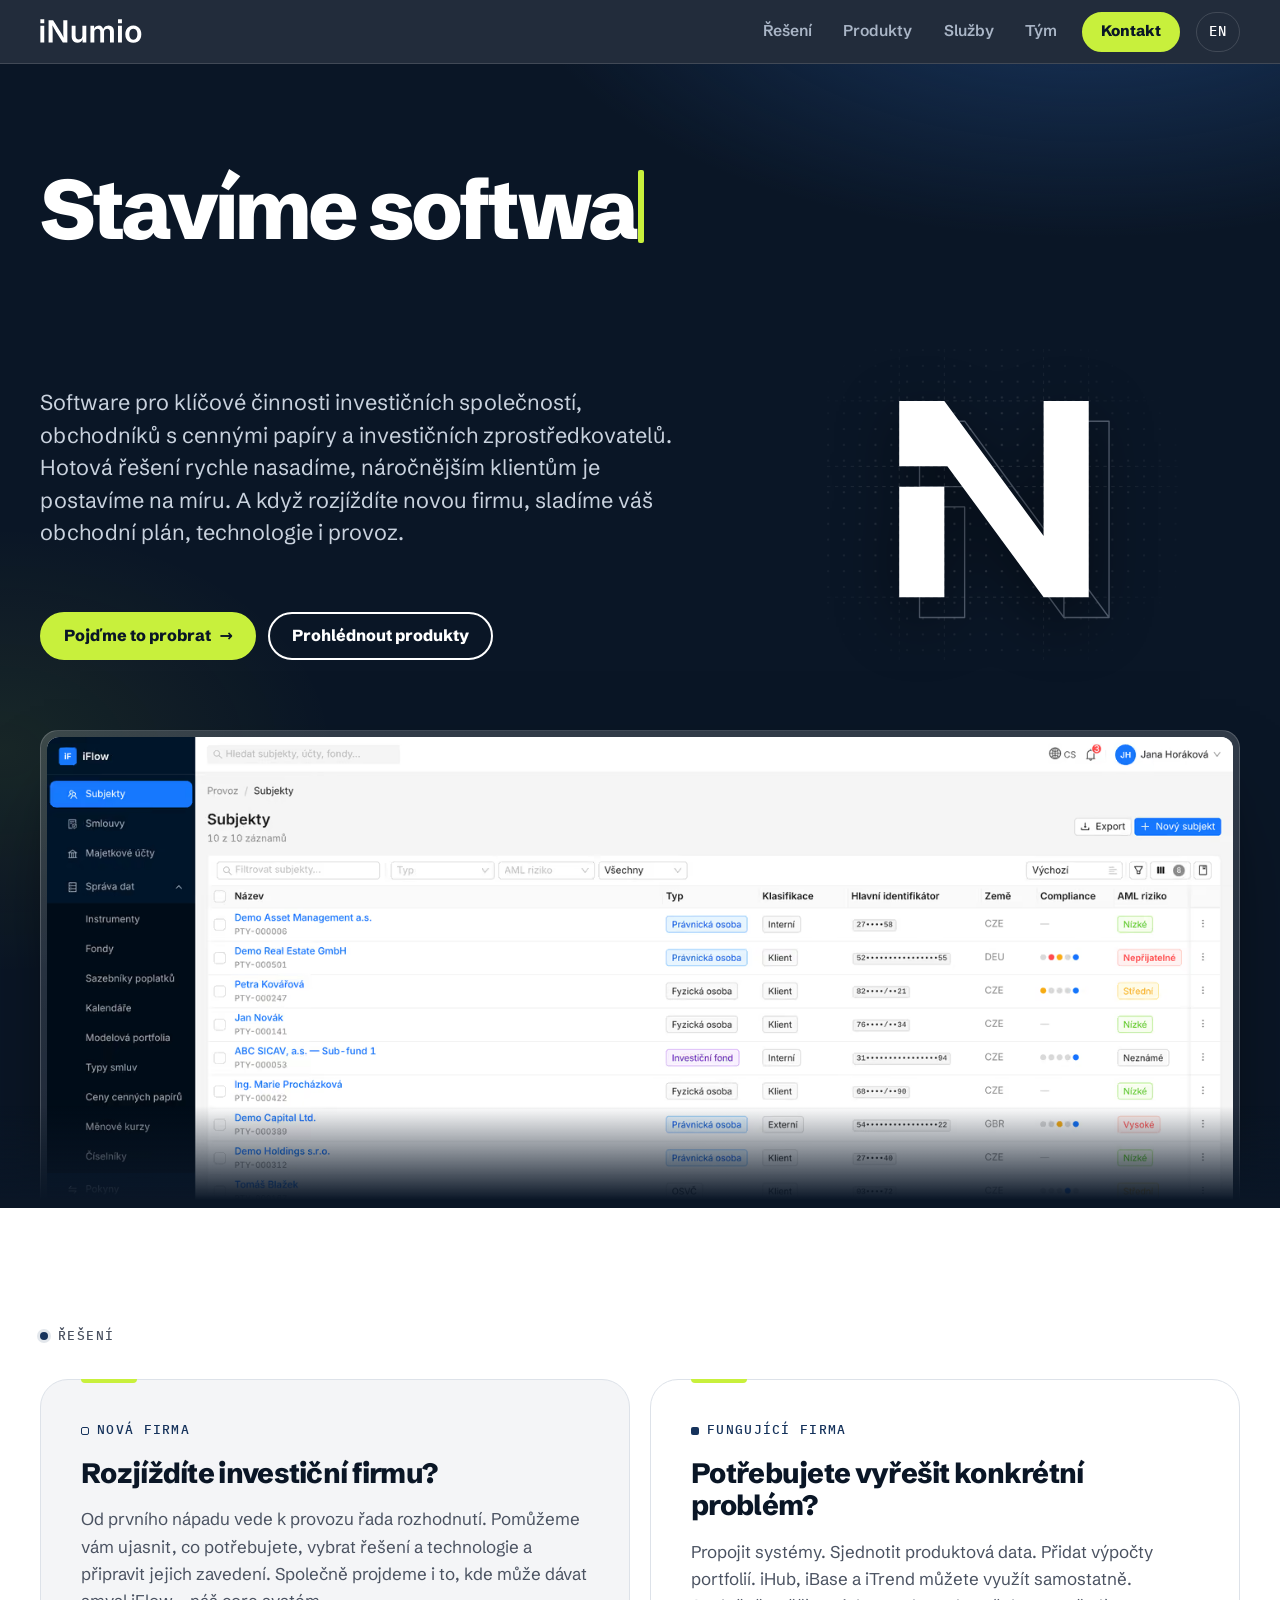
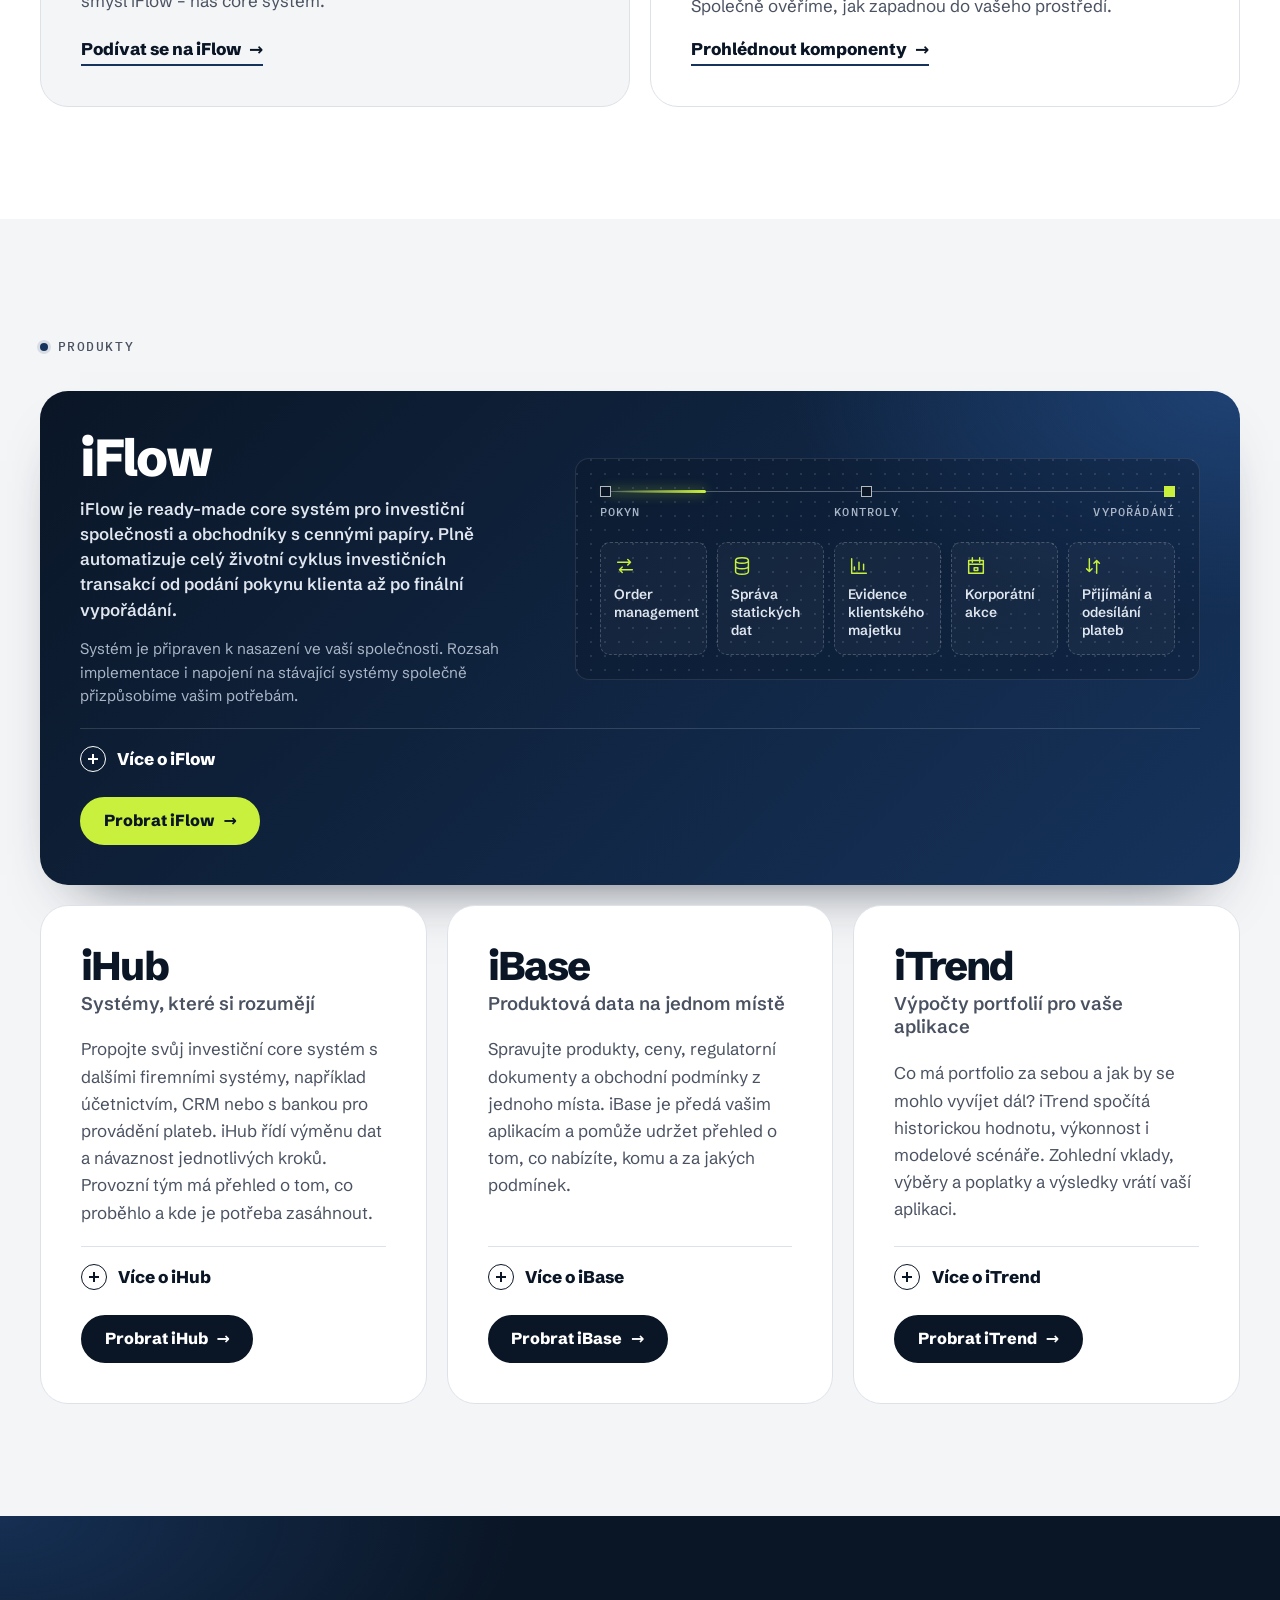
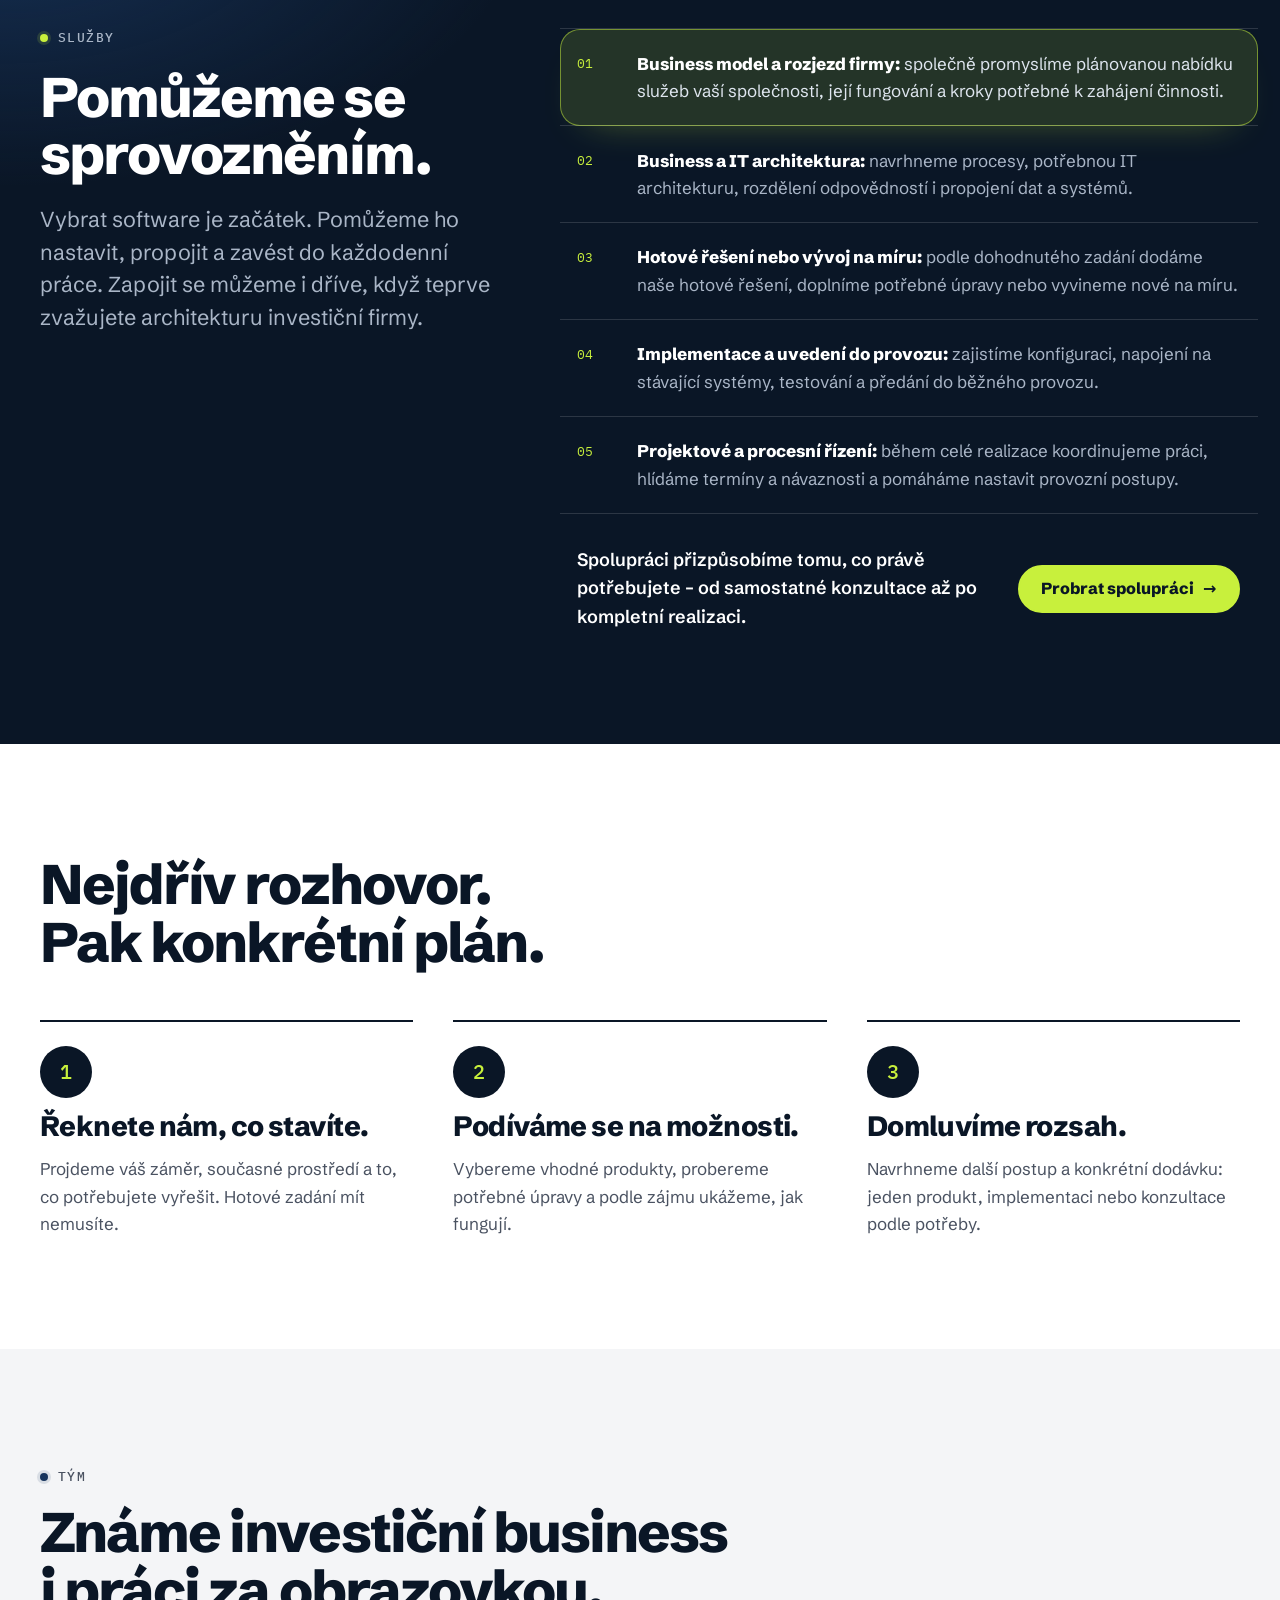
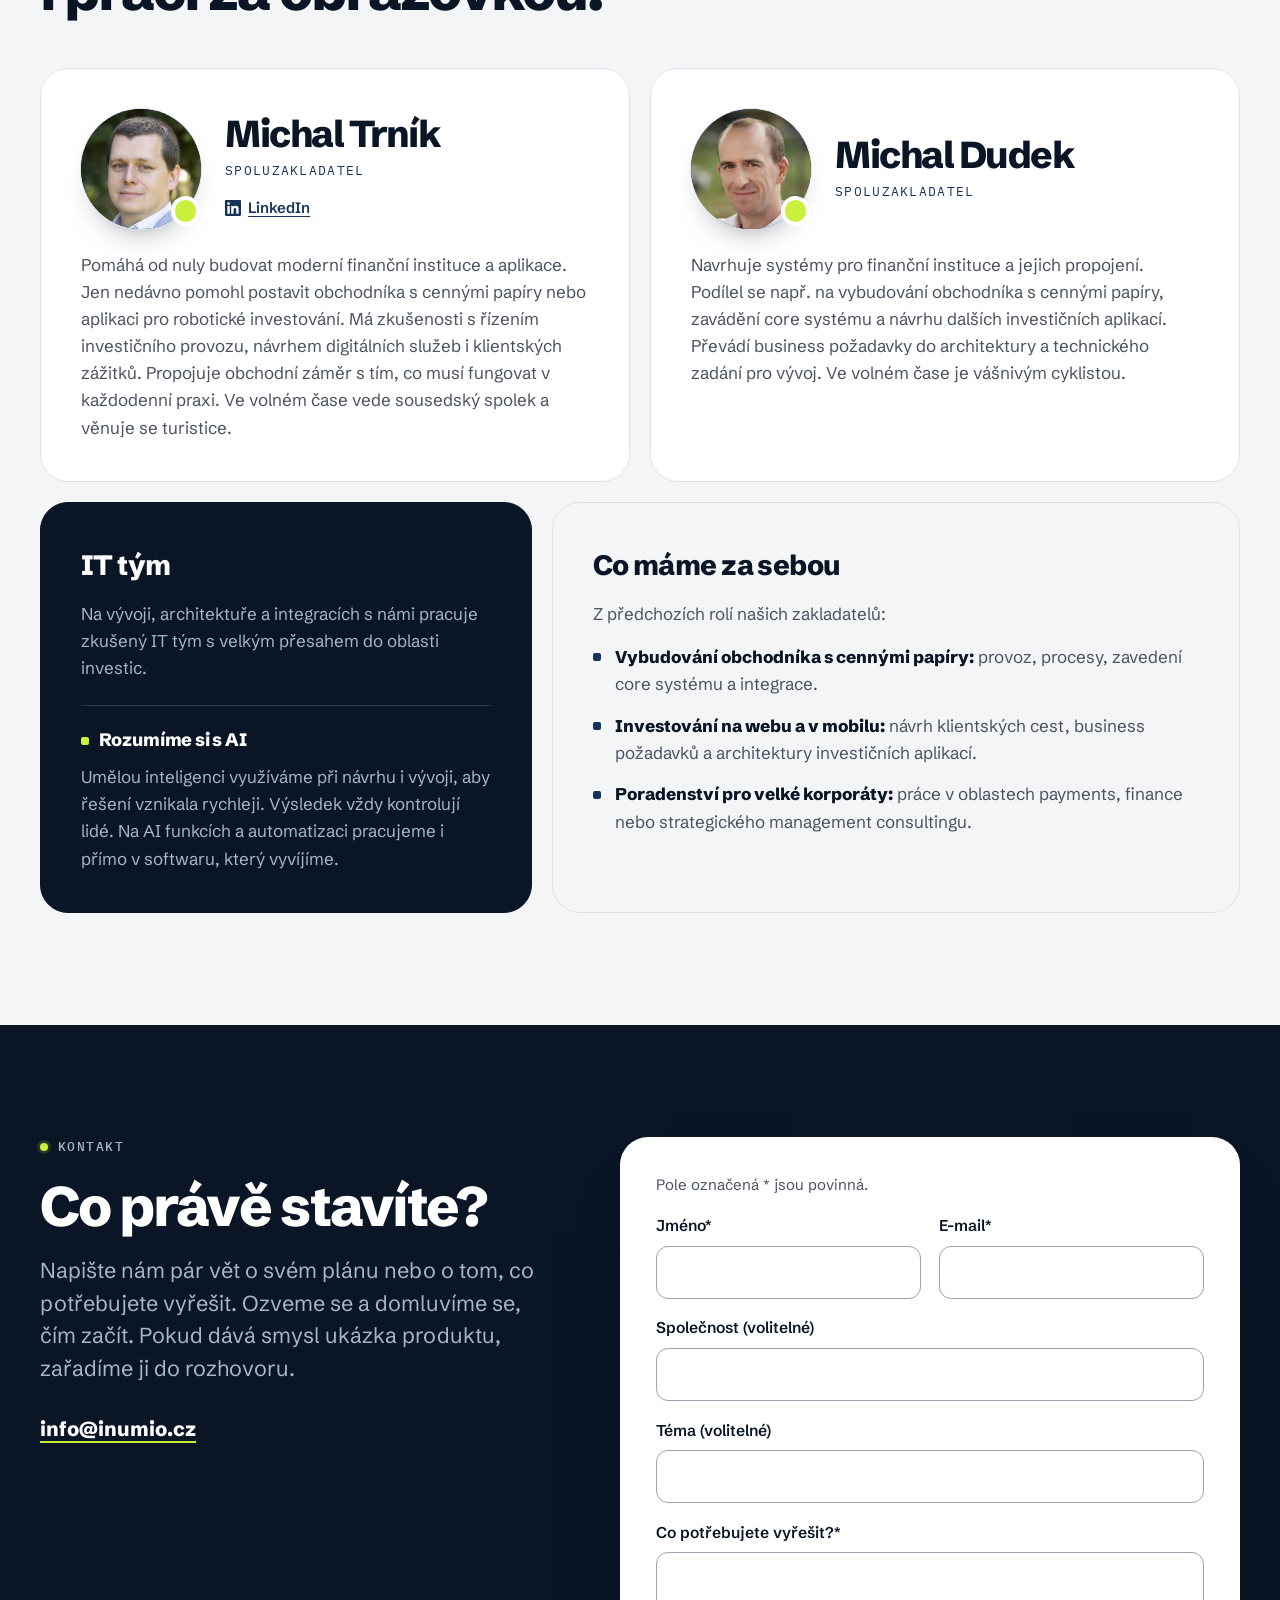
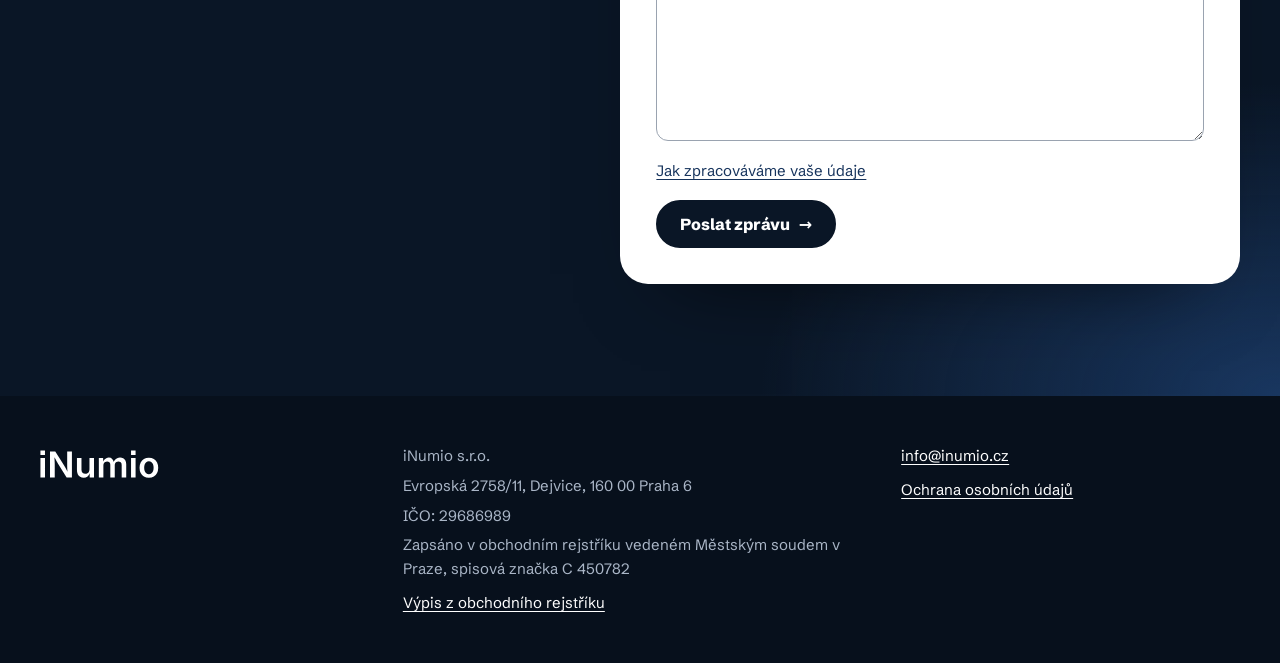
<file: index.html>
<!DOCTYPE html><html lang="cs"><head><meta charset="utf-8"><script>location.replace('/cs/' + location.search + location.hash);</script><meta http-equiv="refresh" content="0;url=/cs/"><meta name="robots" content="noindex"><link rel="canonical" href="https://www.inumio.cz/cs/"><meta name="viewport" content="width=device-width, initial-scale=1"><meta name="theme-color" content="#0a1626"><title>iNumio</title><link rel="icon" href="/favicon.ico" sizes="32x32"><link rel="icon" href="/favicon.svg" type="image/svg+xml"><style>
      html, body { margin: 0; min-height: 100%; background: #0a1626; }
      a { position: absolute; width: 1px; height: 1px; overflow: hidden; clip: rect(0 0 0 0); white-space: nowrap; }
    </style></head><body><a href="/cs/">iNumio – pokračovat na web</a></body></html>
</file>
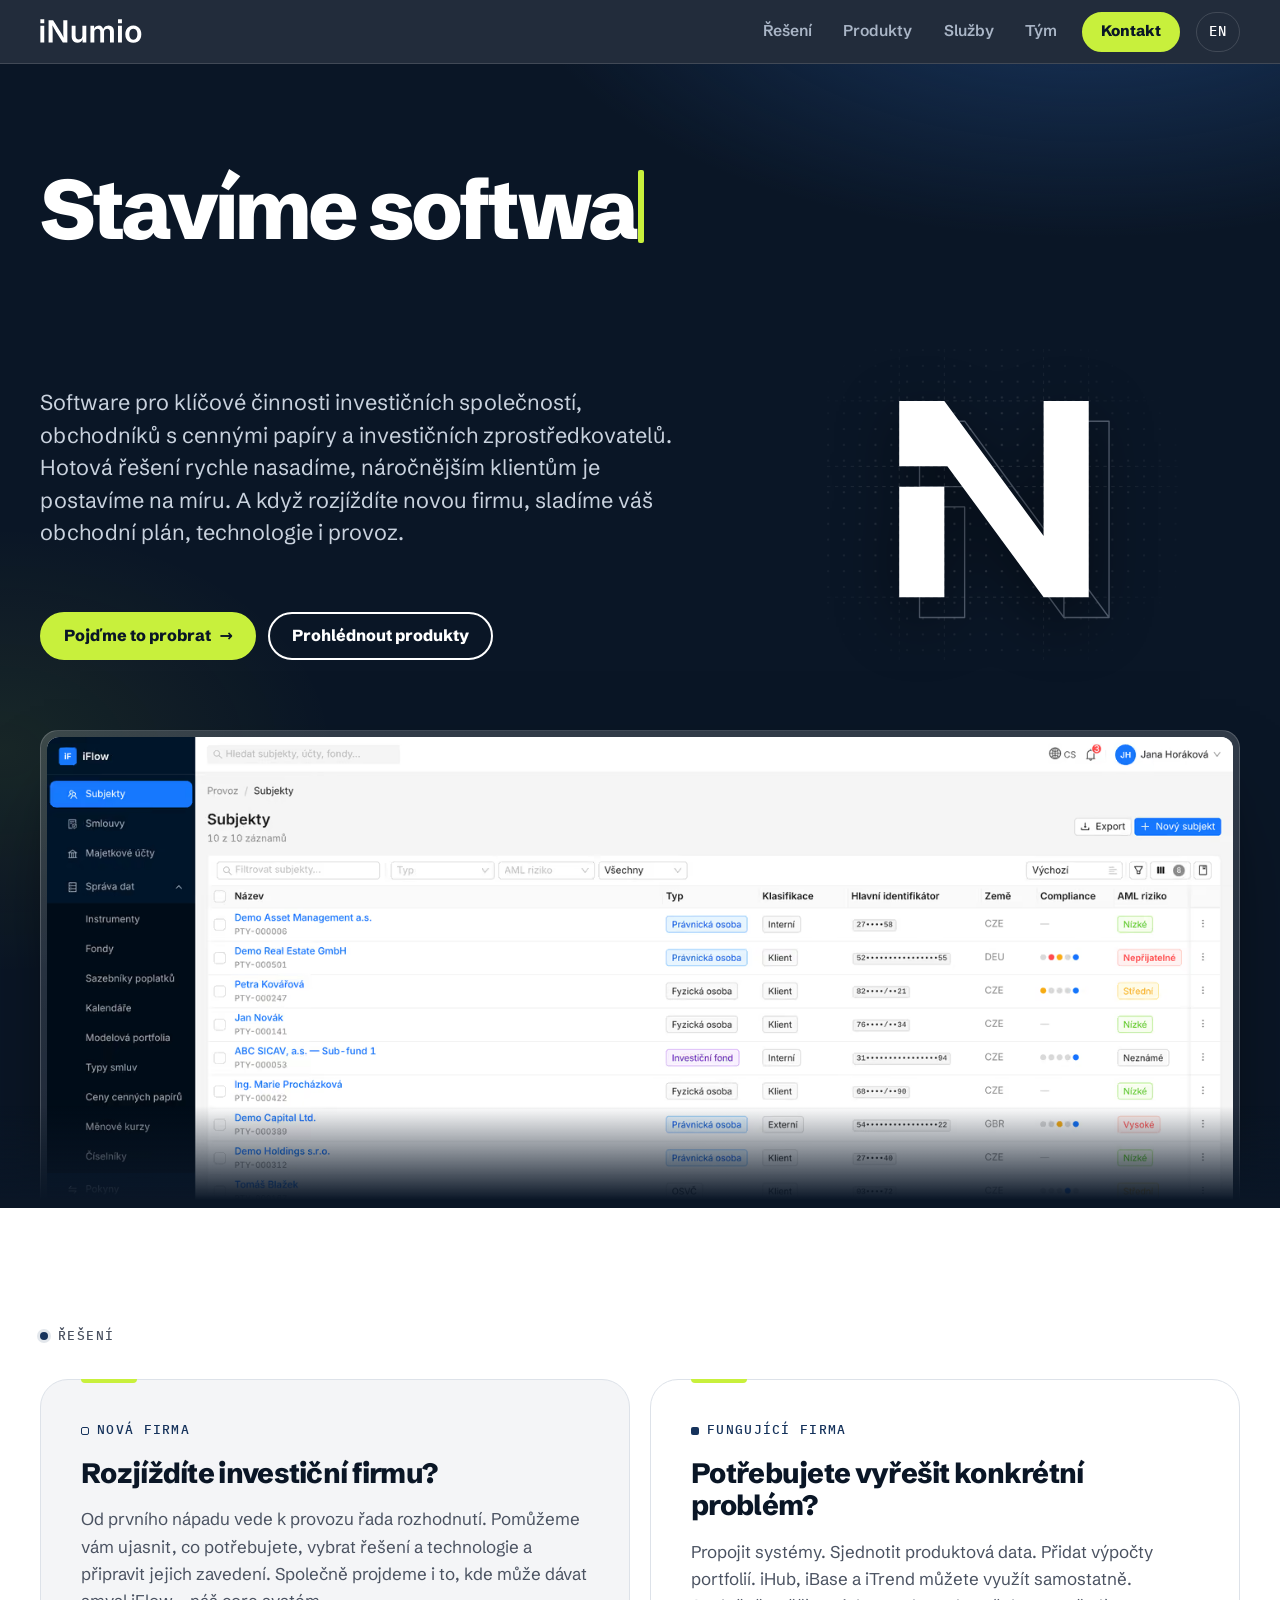
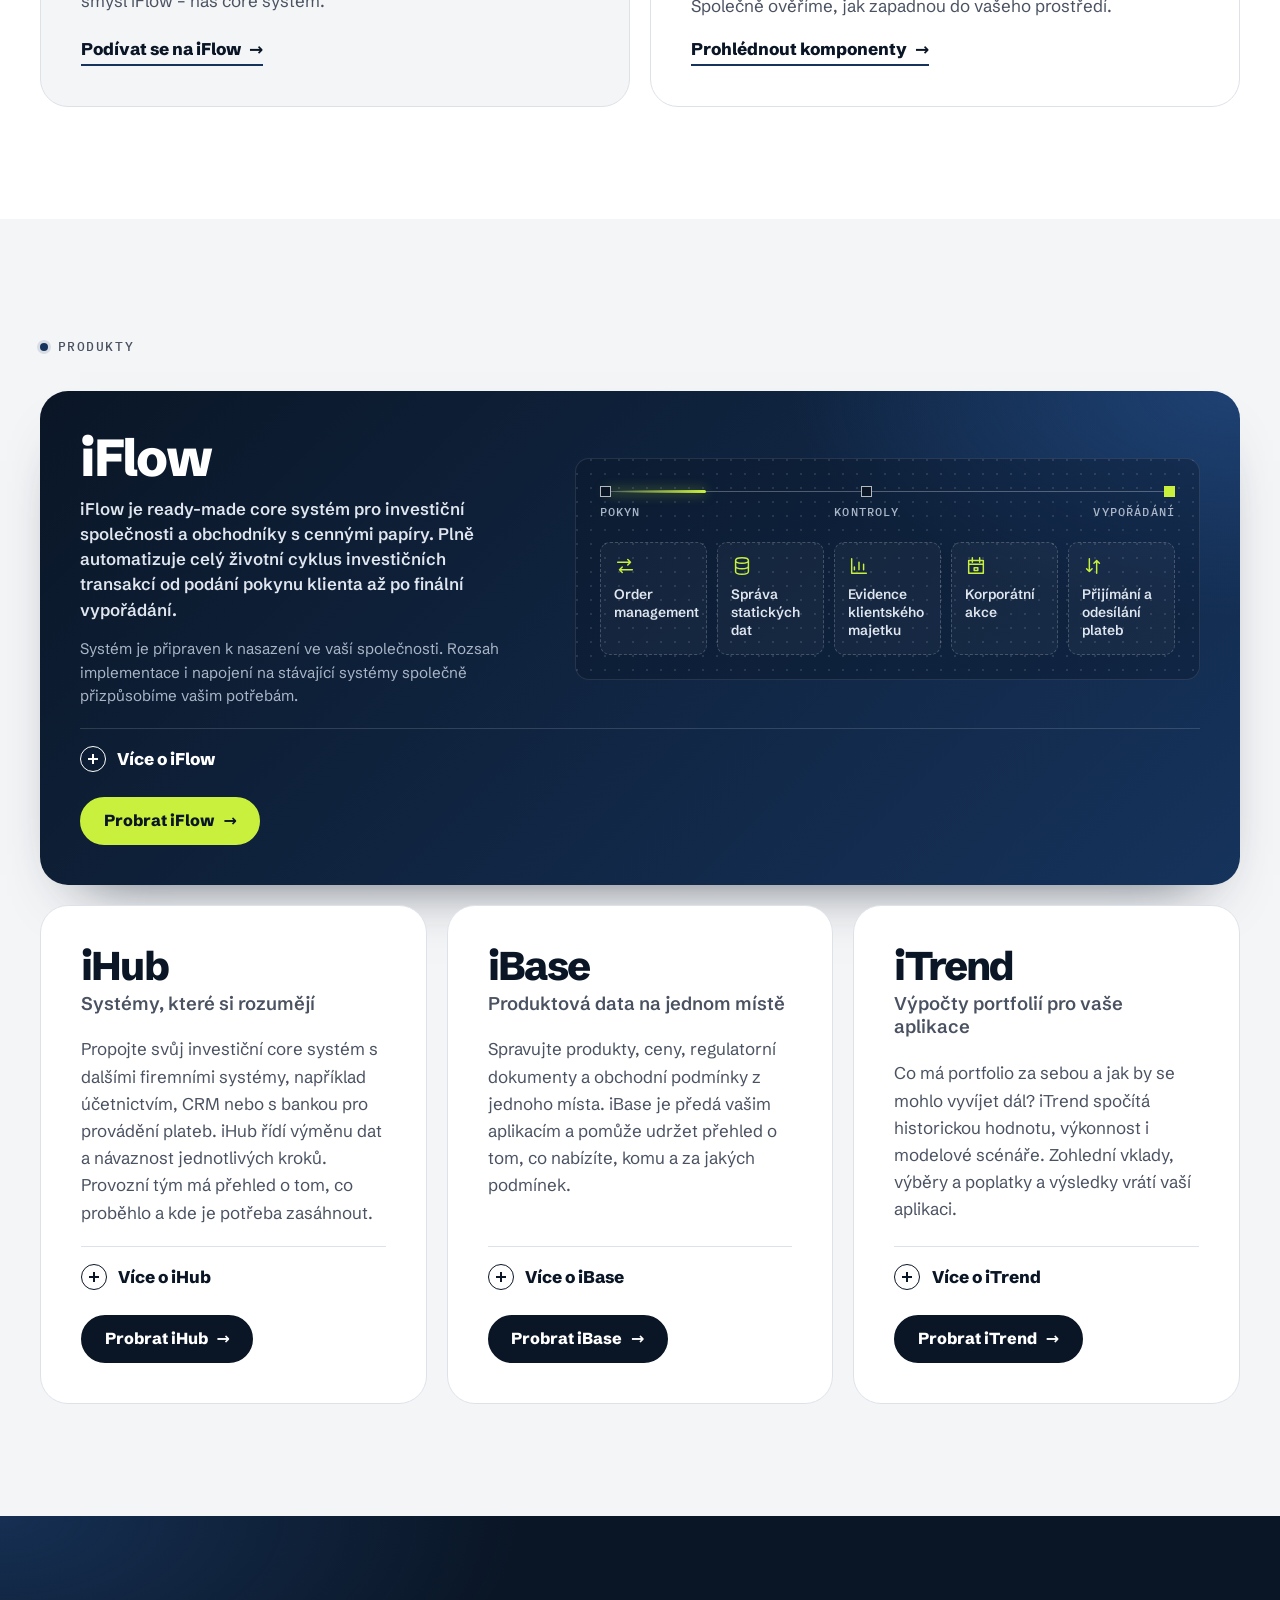
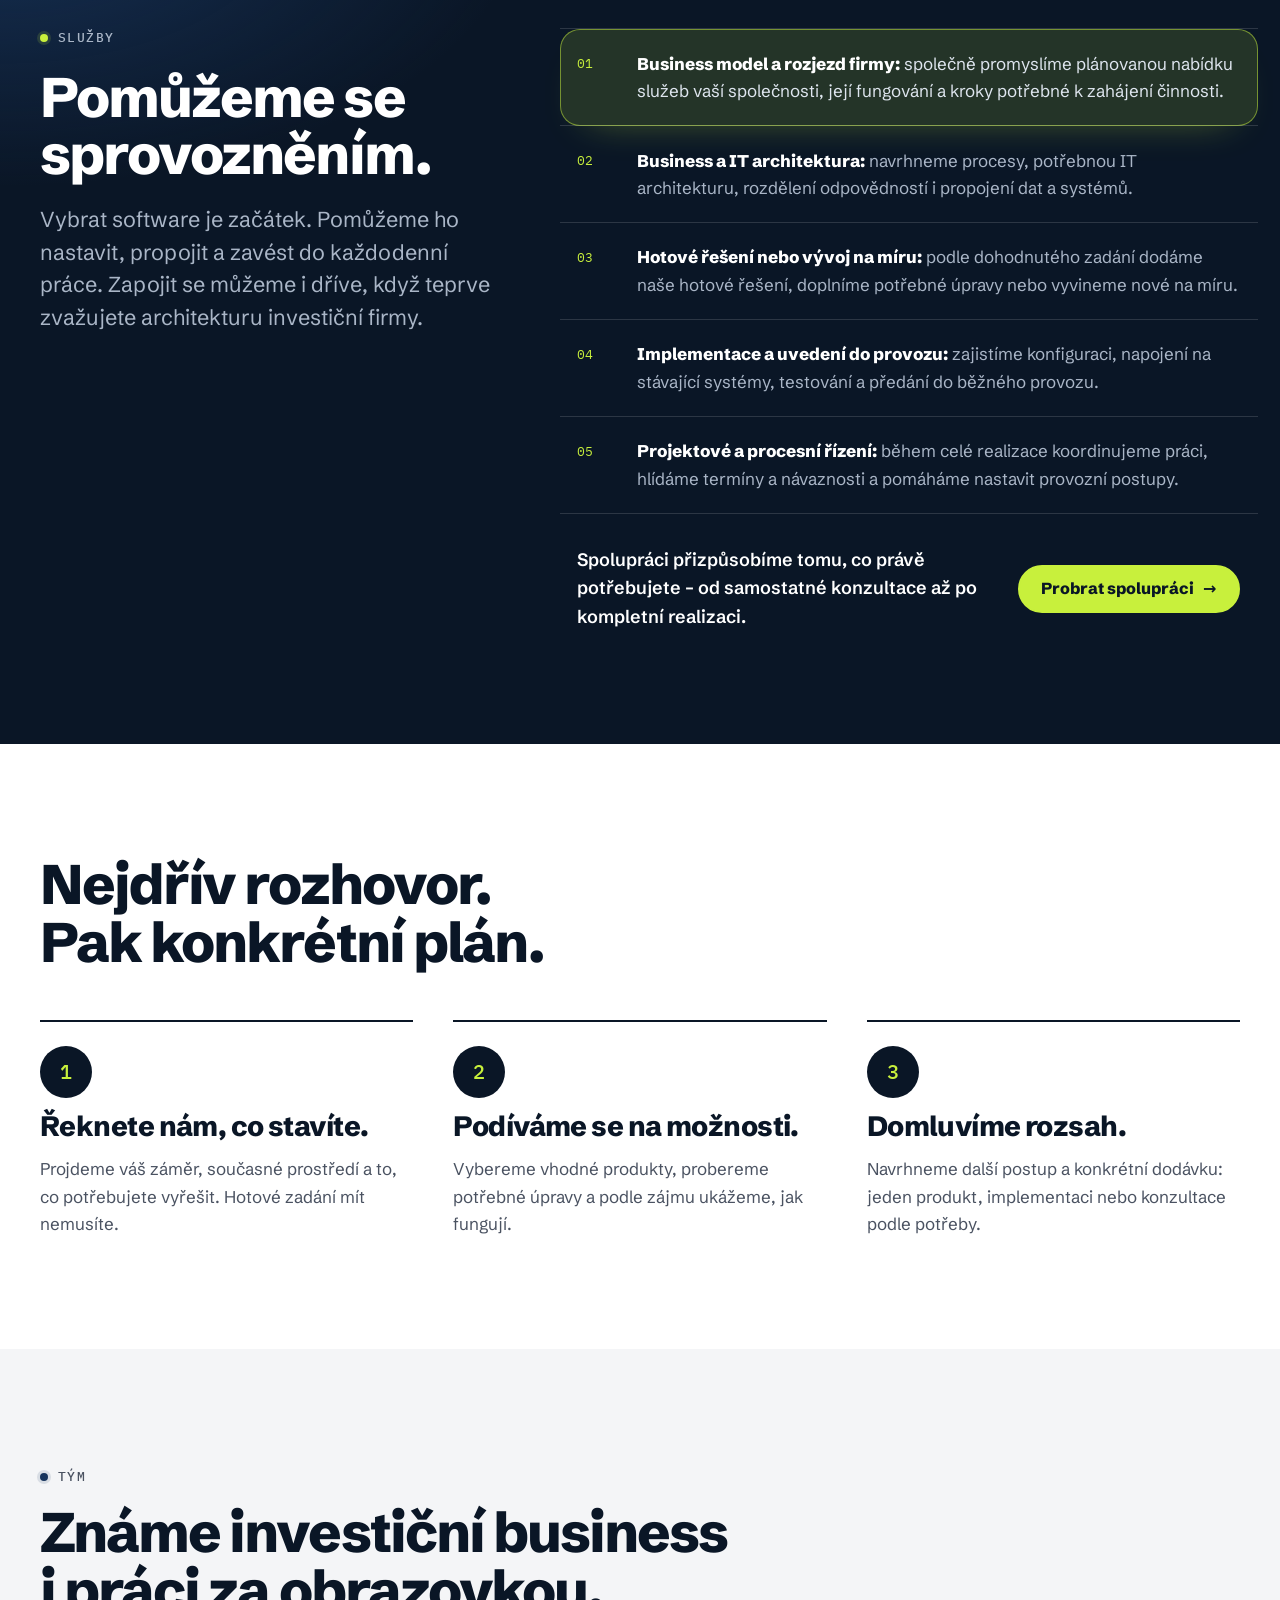
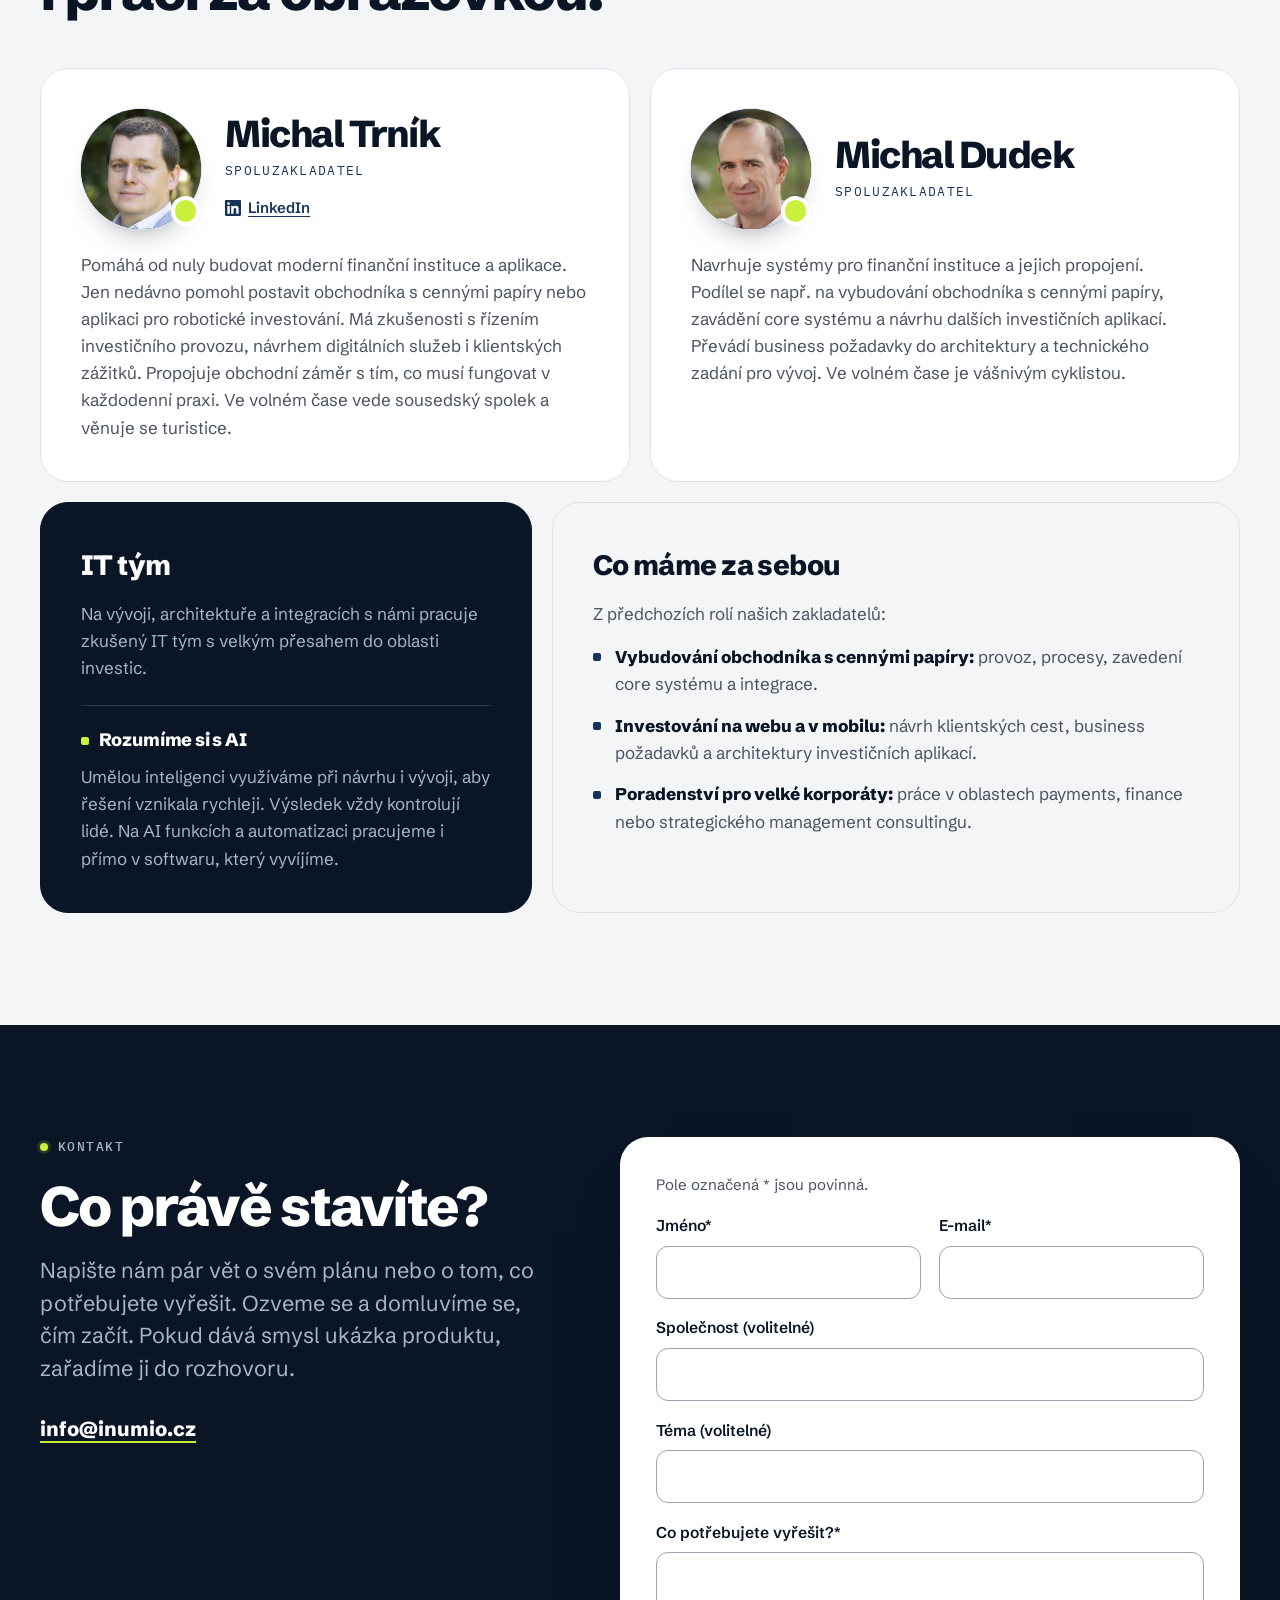
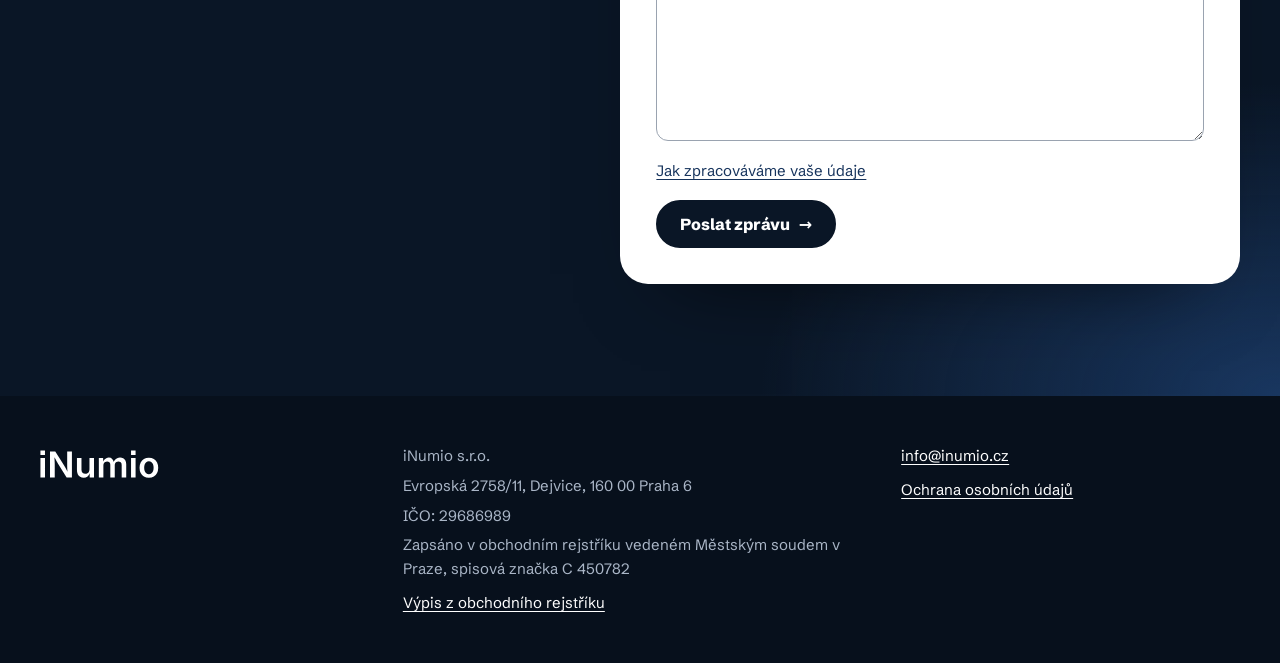
<file: cs/index.html>
<!DOCTYPE html><html lang="cs"><head><meta charset="utf-8"><script>
      // Před vykreslením: .js (vylepšení s JS) a .rv (animace při skrolování, jen bez „omezit pohyb“).
      // Pojistka: když se hlavní skript do 3 s nespustí, animace se vypne a obsah je vidět.
      (function () {
        var d = document.documentElement;
        d.classList.add('js');
        if (!matchMedia('(prefers-reduced-motion: reduce)').matches) {
          d.classList.add('rv');
          setTimeout(function () { if (!window.__inumioReady) d.classList.remove('rv'); }, 3000);
        }
      })();
    </script><meta name="viewport" content="width=device-width, initial-scale=1"><title>iNumio | Software pro investiční společnosti a OCP</title><meta name="description" content="Software, implementace a konzultace pro investiční společnosti a OCP. Propojte systémy, produktová data a výpočty portfolií s iNumio."><link rel="canonical" href="https://www.inumio.cz/cs/"><link rel="alternate" hreflang="cs" href="https://www.inumio.cz/cs/"><link rel="alternate" hreflang="en" href="https://www.inumio.cz/en/"><link rel="alternate" hreflang="x-default" href="https://www.inumio.cz/cs/"><meta property="og:type" content="website"><meta property="og:title" content="iNumio | Software pro investiční společnosti a OCP"><meta property="og:description" content="Software, implementace a konzultace pro investiční společnosti a OCP. Propojte systémy, produktová data a výpočty portfolií s iNumio."><meta property="og:url" content="https://www.inumio.cz/cs/"><meta property="og:locale" content="cs_CZ"><meta name="theme-color" content="#0a1626"><link rel="icon" href="/favicon.ico" sizes="32x32"><link rel="icon" href="/favicon.svg" type="image/svg+xml"><link rel="apple-touch-icon" href="/apple-touch-icon.png"><link rel="stylesheet" href="/_astro/Base.CDqVg4jB.css"><link rel="stylesheet" href="/_astro/Footer.Ba-FtG9m.css"><link rel="stylesheet" href="/_astro/HomePage.COBHqOcP.css"></head><body><header class="site-header surface-dark" data-header data-astro-cid-nen7h5rs><a class="skip-link" href="#main" data-astro-cid-nen7h5rs>Přeskočit na obsah</a><div class="wrap bar" data-astro-cid-nen7h5rs><a class="wordmark wordmark--morph" href="/cs/" aria-label="iNumio" data-astro-cid-qisgtjgl><svg class="wm-text" viewBox="220 36 419 99" aria-hidden="true" focusable="false" data-astro-cid-qisgtjgl><path fill="currentColor" d="M221.52 133V63.97H237.57V133ZM221.52 37.39H237.57V53.44H221.52ZM255.36 133V41H274L305.8 91.69Q307.78 94.84 310 98.82Q312.22 102.81 314.63 107.72Q317.04 112.62 319.39 118.61H317.53Q317.1 113.43 316.76 107.96Q316.42 102.5 316.27 97.59Q316.11 92.68 316.11 89.28V41H332.85V133H314.14L285.43 87.37Q282.71 82.99 280.3 78.73Q277.89 74.47 275.12 69.09Q272.34 63.72 268.39 56.13H270.73Q271.1 62.86 271.41 68.88Q271.72 74.9 271.94 79.65Q272.15 84.41 272.15 87.31V133ZM374.28 133.86Q367.18 133.86 361.84 130.84Q356.5 127.81 353.56 121.98Q350.63 116.14 350.63 107.87V63.97H366.68V105.4Q366.68 112.32 370.3 116.27Q373.91 120.22 380.21 120.22Q384.47 120.22 387.8 118.37Q391.13 116.51 393.02 112.93Q394.9 109.35 394.9 104.41V63.97H411.02V133H395.77L395.58 115.96H396.81Q393.91 124.97 388.23 129.42Q382.55 133.86 374.28 133.86ZM428.06 133V63.97H443.12L443.74 80.58H442.57Q444.05 74.4 447.17 70.51Q450.29 66.62 454.45 64.74Q458.62 62.86 463.19 62.86Q470.66 62.86 475.26 67.55Q479.86 72.24 481.78 81.38H479.86Q481.28 75.21 484.71 71.1Q488.14 66.99 492.86 64.93Q497.58 62.86 502.95 62.86Q509.19 62.86 514.13 65.57Q519.07 68.29 521.97 73.51Q524.87 78.73 524.87 86.44V133H508.82V88.91Q508.82 82.49 505.3 79.53Q501.78 76.57 496.84 76.57Q493.01 76.57 490.17 78.23Q487.33 79.9 485.82 82.83Q484.31 85.77 484.31 89.66V133H468.62V88.17Q468.62 82.92 465.35 79.74Q462.08 76.57 456.95 76.57Q453.43 76.57 450.5 78.17Q447.57 79.78 445.84 82.92Q444.11 86.07 444.11 90.7V133ZM541.92 133V63.97H557.97V133ZM541.92 37.39H557.97V53.44H541.92ZM604.96 134.42Q594.89 134.42 587.48 129.94Q580.07 125.47 576.03 117.47Q571.99 109.48 571.99 98.86Q571.99 88.11 576.03 80.05Q580.07 72 587.48 67.55Q594.89 63.1 604.96 63.1Q615.08 63.1 622.49 67.55Q629.9 72 633.95 80.05Q637.99 88.11 637.99 98.86Q637.99 109.48 633.95 117.47Q629.9 125.47 622.49 129.94Q615.08 134.42 604.96 134.42ZM604.96 121.39Q610.58 121.39 614.31 118.37Q618.05 115.34 619.87 110.22Q621.69 105.09 621.69 98.79Q621.69 92.43 619.87 87.31Q618.05 82.18 614.31 79.16Q610.58 76.13 604.96 76.13Q599.34 76.13 595.66 79.16Q591.99 82.18 590.17 87.28Q588.35 92.37 588.35 98.79Q588.35 105.09 590.17 110.22Q591.99 115.34 595.66 118.37Q599.34 121.39 604.96 121.39Z" data-astro-cid-qisgtjgl></path></svg><svg class="wm-mark" viewBox="0 0 168 174" aria-hidden="true" focusable="false" data-astro-cid-qisgtjgl><path fill="currentColor" d="M0 0L40 0L168 174L128 174L42.667 58L0 58ZM128 0L168 0L168 174L128 174ZM0 76L40 76L40 174L0 174Z" data-astro-cid-qisgtjgl></path><path fill="var(--signal)" d="M0 58L40 58L40 76L0 76Z" data-astro-cid-qisgtjgl></path></svg></a><nav class="nav" aria-label="Hlavní navigace" data-astro-cid-nen7h5rs><button class="menu-btn" type="button" aria-expanded="false" aria-controls="site-menu" data-menu-btn data-label-open="Otevřít menu" data-label-close="Zavřít menu" data-astro-cid-nen7h5rs><span class="menu-icon" aria-hidden="true" data-astro-cid-nen7h5rs></span><span class="sr-only" data-menu-label data-astro-cid-nen7h5rs>Otevřít menu</span></button><ul id="site-menu" class="menu" data-menu data-astro-cid-nen7h5rs><li data-astro-cid-nen7h5rs><a class="menu-link" href="#reseni" data-astro-cid-nen7h5rs>Řešení</a></li><li data-astro-cid-nen7h5rs><a class="menu-link" href="#produkty" data-astro-cid-nen7h5rs>Produkty</a></li><li data-astro-cid-nen7h5rs><a class="menu-link" href="#sluzby" data-astro-cid-nen7h5rs>Služby</a></li><li data-astro-cid-nen7h5rs><a class="menu-link" href="#tym" data-astro-cid-nen7h5rs>Tým</a></li><li class="menu-contact" data-astro-cid-nen7h5rs><a class="btn btn--sm" href="#kontakt" data-astro-cid-nen7h5rs>Kontakt</a></li></ul></nav><a class="lang" href="/en/" hreflang="en" lang="en" data-lang-switch data-anchor-map="{&quot;iflow&quot;:&quot;iflow&quot;,&quot;ihub&quot;:&quot;ihub&quot;,&quot;ibase&quot;:&quot;ibase&quot;,&quot;itrend&quot;:&quot;itrend&quot;,&quot;reseni&quot;:&quot;solutions&quot;,&quot;komponenty&quot;:&quot;components&quot;,&quot;produkty&quot;:&quot;products&quot;,&quot;sluzby&quot;:&quot;services&quot;,&quot;spoluprace&quot;:&quot;how-we-work&quot;,&quot;tym&quot;:&quot;team&quot;,&quot;kontakt&quot;:&quot;contact&quot;}" data-astro-cid-nen7h5rs><span aria-hidden="true" data-astro-cid-nen7h5rs>EN</span><span class="sr-only" data-astro-cid-nen7h5rs>English</span></a></div></header><main id="main" tabindex="-1"><section class="hero surface-dark" aria-labelledby="hero-title" data-astro-cid-ge2uvauf><div class="wrap hero-grid" data-astro-cid-ge2uvauf><div class="hero-text" data-astro-cid-ge2uvauf><!--
        Pokyn B (v0.2): animace psaní je jen vizuální vrstva (aria-hidden).
        Čtečky, vyhledávače i stránka bez JS dostanou schválený nadpis Fáze 5 (.typer-a11y).
      --><h1 id="hero-title" class="hero-title" data-typer data-typer-start="Stavíme softwar" data-typer-ops="[{&quot;pause&quot;:700},{&quot;type&quot;:&quot;e.&quot;},{&quot;pause&quot;:650},{&quot;del&quot;:1},{&quot;pause&quot;:170},{&quot;del&quot;:2},{&quot;pause&quot;:420},{&quot;del&quot;:1},{&quot;pause&quot;:140},{&quot;del&quot;:5},{&quot;pause&quot;:260},{&quot;type&quot;:&quot;investiční firmy.&quot;},{&quot;pause&quot;:750},{&quot;move&quot;:7},{&quot;pause&quot;:280},{&quot;type&quot;:&quot; software pro&quot;},{&quot;pause&quot;:850},{&quot;del&quot;:3},{&quot;pause&quot;:220},{&quot;type&quot;:&quot;a&quot;}]" data-astro-cid-ge2uvauf><span class="typer-a11y" data-astro-cid-ge2uvauf>Stavíme software pro investiční firmy.</span><span class="typer-ghost" aria-hidden="true" data-astro-cid-ge2uvauf>Stavíme software pro investiční firmy.</span><span class="typer-live" aria-hidden="true" data-typer-live data-astro-cid-ge2uvauf>Stavíme softwar<span class="caret" data-astro-cid-ge2uvauf></span></span><span class="typer-final" aria-hidden="true" data-astro-cid-ge2uvauf>Stavíme software a investiční firmy.</span></h1><p class="lead hero-lead" data-rv data-astro-cid-ge2uvauf>Software pro klíčové činnosti investičních společností, obchodníků s cennými papíry a investičních zprostředkovatelů. Hotová řešení rychle nasadíme, náročnějším klientům je postavíme na míru. A když rozjíždíte novou firmu, sladíme váš obchodní plán, technologie i provoz.</p><div class="hero-actions" data-rv data-astro-cid-ge2uvauf><a class="btn" href="#kontakt" data-contact-cta data-astro-cid-ge2uvauf>Pojďme to probrat <span class="arrow" aria-hidden="true" data-astro-cid-ge2uvauf>→</span></a><a class="btn btn--ghost" href="#produkty" data-astro-cid-ge2uvauf>Prohlédnout produkty</a></div><!--
        Pokyn 8 (v0.3): místo věty o zakladatelích výrazná značka „N“ jako stavební výkres
        (vodicí linky, posunutý obrys), čistě dekorativní.
        15. 11. 2026: kóty 168 × 174 už nejsou trvale vidět. Po dopsání nadpisu přeskočí kurzor
        k základně N, vyroste v kótu zároveň s limetkovým pruhem a kóty pak zmizí (site.ts, markHandoff).
        V HTML je konečný stav (N s pruhem, bez kót) – ten vidí i „omezit pohyb“ a stránka bez JS.
      --><div class="hero-mark" aria-hidden="true" data-hm data-astro-cid-ge2uvauf><svg viewBox="-64 -46 312 276" focusable="false" data-astro-cid-ge2uvauf><defs data-astro-cid-ge2uvauf><pattern id="hm-dots" width="14" height="14" patternUnits="userSpaceOnUse" x="-64" y="-46" data-astro-cid-ge2uvauf><circle cx="1" cy="1" r="1" fill="#fff" fill-opacity="0.16" data-astro-cid-ge2uvauf></circle></pattern><radialGradient id="hm-fade" cx="0.45" cy="0.5" r="0.62" data-astro-cid-ge2uvauf><stop offset="0.35" stop-color="#fff" data-astro-cid-ge2uvauf></stop><stop offset="1" stop-color="#fff" stop-opacity="0" data-astro-cid-ge2uvauf></stop></radialGradient><mask id="hm-mask" data-astro-cid-ge2uvauf><rect x="-64" y="-46" width="312" height="276" fill="url(#hm-fade)" data-astro-cid-ge2uvauf></rect></mask></defs><rect x="-64" y="-46" width="312" height="276" fill="url(#hm-dots)" mask="url(#hm-mask)" data-astro-cid-ge2uvauf></rect><g class="hm-guides" mask="url(#hm-mask)" data-astro-cid-ge2uvauf><path d="M-64 0H248M-64 58H248M-64 76H248M-64 174H248M0 -46V230M40 -46V230M128 -46V230M168 -46V230" data-astro-cid-ge2uvauf></path></g><path class="hm-echo" d="M0 0L40 0L168 174L128 174L42.667 58L0 58ZM128 0L168 0L168 174L128 174ZM0 76L40 76L40 174L0 174Z" transform="translate(18 18)" data-astro-cid-ge2uvauf></path><path class="hm-solid" d="M0 0L40 0L168 174L128 174L42.667 58L0 58ZM128 0L168 0L168 174L128 174ZM0 76L40 76L40 174L0 174Z" data-astro-cid-ge2uvauf></path><!-- kóty: prázdné, kreslí je jen animace (svislá vzniká z kurzoru, vodorovná se rozevírá od středu) --><g class="hm-dims" data-astro-cid-ge2uvauf><rect class="hm-vbar" data-hm-vbar opacity="0" data-astro-cid-ge2uvauf></rect><path data-hm-vticks data-astro-cid-ge2uvauf></path><text data-hm-vnum x="-38" y="91" text-anchor="end" data-astro-cid-ge2uvauf></text><path data-hm-hdim data-astro-cid-ge2uvauf></path><text data-hm-hnum x="84" y="222" text-anchor="middle" data-astro-cid-ge2uvauf></text></g><path class="hm-accent" data-hm-accent d="M0 58L40 58L40 76L0 76Z" data-astro-cid-ge2uvauf></path></svg></div></div></div><!-- Pokyn C (v0.2): snímek aplikace iFlow místo dekorativního motivu --><div class="wrap hero-shot" data-astro-cid-ge2uvauf><figure class="app-shot app-shot--hero" data-astro-cid-4kf7wirp><div class="shot-frame" data-astro-cid-4kf7wirp><div class="shot-viewport" data-astro-cid-4kf7wirp><picture data-astro-cid-4kf7wirp="true"><source srcset="/_astro/iflow-clients-cs.BXA_JQ5s_2ulHRl.avif 720w, /_astro/iflow-clients-cs.BXA_JQ5s_e20lV.avif 1080w, /_astro/iflow-clients-cs.BXA_JQ5s_1vnPgE.avif 1440w, /_astro/iflow-clients-cs.BXA_JQ5s_JIJBu.avif 2160w, /_astro/iflow-clients-cs.BXA_JQ5s_oqFz5.avif 2880w" type="image/avif" sizes="(min-width: 1264px) 1200px, 100vw"><source srcset="/_astro/iflow-clients-cs.BXA_JQ5s_ZS9urY.webp 720w, /_astro/iflow-clients-cs.BXA_JQ5s_24lgdo.webp 1080w, /_astro/iflow-clients-cs.BXA_JQ5s_Z1Iu2FO.webp 1440w, /_astro/iflow-clients-cs.BXA_JQ5s_1Skdgr.webp 2160w, /_astro/iflow-clients-cs.BXA_JQ5s_1x29e2.webp 2880w" type="image/webp" sizes="(min-width: 1264px) 1200px, 100vw"><img src="/_astro/iflow-clients-cs.BXA_JQ5s_Z1W6lXs.webp" srcset="/_astro/iflow-clients-cs.BXA_JQ5s_ZS9urY.webp 720w, /_astro/iflow-clients-cs.BXA_JQ5s_24lgdo.webp 1080w, /_astro/iflow-clients-cs.BXA_JQ5s_Z1Iu2FO.webp 1440w, /_astro/iflow-clients-cs.BXA_JQ5s_1Skdgr.webp 2160w, /_astro/iflow-clients-cs.BXA_JQ5s_1x29e2.webp 2880w" alt="Ukázka aplikace iFlow: přehled subjektů s typem, klasifikací, hlavním identifikátorem a AML rizikem (anonymizovaná ukázková data)." sizes="(min-width: 1264px) 1200px, 100vw" loading="eager" fetchpriority="high" decoding="async" data-astro-cid-4kf7wirp="true" width="3200" height="1640" class="shot-img"></picture><span class="shot-focus" aria-hidden="true" data-astro-cid-4kf7wirp></span></div></div></figure></div></section><section id="reseni" data-section="solutions" class="section surface-light" aria-labelledby="sol-title" data-astro-cid-f2vlnlq5><div class="wrap" data-astro-cid-f2vlnlq5><h2 id="sol-title" class="eyebrow" data-rv data-astro-cid-f2vlnlq5>Řešení</h2><div class="paths" data-astro-cid-f2vlnlq5><article class="path path--first" data-rv data-astro-cid-f2vlnlq5><span class="path-label" data-astro-cid-f2vlnlq5>Nová firma</span><h3 class="path-title" data-astro-cid-f2vlnlq5>Rozjíždíte investiční firmu?</h3><p class="muted" data-astro-cid-f2vlnlq5>Od prvního nápadu vede k provozu řada rozhodnutí. Pomůžeme vám ujasnit, co potřebujete, vybrat řešení a technologie a připravit jejich zavedení. Společně projdeme i to, kde může dávat smysl iFlow – náš core systém.</p><a class="link-arrow" href="#iflow" data-astro-cid-f2vlnlq5>Podívat se na iFlow <span class="arrow" aria-hidden="true" data-astro-cid-f2vlnlq5>→</span></a></article><article class="path" data-rv data-astro-cid-f2vlnlq5><span class="path-label" data-astro-cid-f2vlnlq5>Fungující firma</span><h3 class="path-title" data-astro-cid-f2vlnlq5>Potřebujete vyřešit konkrétní problém?</h3><p class="muted" data-astro-cid-f2vlnlq5>Propojit systémy. Sjednotit produktová data. Přidat výpočty portfolií. iHub, iBase a iTrend můžete využít samostatně. Společně ověříme, jak zapadnou do vašeho prostředí.</p><a class="link-arrow" href="#komponenty" data-astro-cid-f2vlnlq5>Prohlédnout komponenty <span class="arrow" aria-hidden="true" data-astro-cid-f2vlnlq5>→</span></a></article></div></div></section><section id="produkty" data-section="products" class="section surface-mist" aria-labelledby="prod-title" data-astro-cid-rtei5hqi><div class="wrap" data-astro-cid-rtei5hqi><h2 id="prod-title" class="eyebrow" data-rv data-astro-cid-rtei5hqi>Produkty</h2><!-- iFlow: kompaktní karta přes šířku (v0.3: bez rozlišení IS/OCP, pokyny 10–12). --><article id="iflow" data-product class="product product--core surface-dark" data-rv aria-labelledby="iflow-title" data-astro-cid-rtei5hqi><div class="core-grid" data-astro-cid-rtei5hqi><div class="core-head" data-astro-cid-rtei5hqi><h3 id="iflow-title" class="p-title" data-astro-cid-rtei5hqi><span class="p-name" data-astro-cid-rtei5hqi>iFlow</span></h3><p class="p-intro" data-astro-cid-rtei5hqi>iFlow je ready-made core systém pro investiční společnosti a obchodníky s cennými papíry. Plně automatizuje celý životní cyklus investičních transakcí od podání pokynu klienta až po finální vypořádání.</p><!-- v0.4 (pokyn 2): věta o připravenosti pod popisem vlevo (dříve osamocená v pravém sloupci) --><p class="p-body" data-astro-cid-rtei5hqi>Systém je připraven k nasazení ve vaší společnosti. Rozsah implementace i napojení na stávající systémy společně přizpůsobíme vašim potřebám.</p></div><!--
          v0.4 (pokyn 2): pravý sloupec = schéma iFlow místo textu. Horní linka = životní cyklus pokynu
          (slova z oblasti Order management), pod ní pět oblastí z „Více o iFlow“ (jen jejich názvy).
          Nepřidává žádné tvrzení; dekorativní shrnutí (aria-hidden) – plné texty jsou v rozbalení.
          Od 900 px; pulz na lince respektuje „omezit pohyb“.
        --><div class="core-map" aria-hidden="true" data-astro-cid-rtei5hqi><div class="cm-track" data-astro-cid-rtei5hqi><span class="cm-line" data-astro-cid-rtei5hqi><span class="cm-pulse" data-astro-cid-rtei5hqi></span></span><span class="cm-step" data-astro-cid-rtei5hqi><span class="cm-node" data-astro-cid-rtei5hqi></span><span class="cm-label" data-astro-cid-rtei5hqi>Pokyn</span></span><span class="cm-step" data-astro-cid-rtei5hqi><span class="cm-node" data-astro-cid-rtei5hqi></span><span class="cm-label" data-astro-cid-rtei5hqi>Kontroly</span></span><span class="cm-step cm-step--end" data-astro-cid-rtei5hqi><span class="cm-node" data-astro-cid-rtei5hqi></span><span class="cm-label" data-astro-cid-rtei5hqi>Vypořádání</span></span></div><ul class="cm-areas" data-astro-cid-rtei5hqi><li class="cm-area" data-astro-cid-rtei5hqi><svg viewBox="0 0 24 24" focusable="false" data-astro-cid-rtei5hqi><path d="M4 8h14M15 5l3 3-3 3M20 16H6M9 13l-3 3 3 3" data-astro-cid-rtei5hqi></path></svg><span data-astro-cid-rtei5hqi>Order management</span></li><li class="cm-area" data-astro-cid-rtei5hqi><svg viewBox="0 0 24 24" focusable="false" data-astro-cid-rtei5hqi><path d="M5 6c0-1.7 3.1-3 7-3s7 1.3 7 3-3.1 3-7 3-7-1.3-7-3zM5 6v6c0 1.7 3.1 3 7 3s7-1.3 7-3V6M5 12v6c0 1.7 3.1 3 7 3s7-1.3 7-3v-6" data-astro-cid-rtei5hqi></path></svg><span data-astro-cid-rtei5hqi>Správa statických dat</span></li><li class="cm-area" data-astro-cid-rtei5hqi><svg viewBox="0 0 24 24" focusable="false" data-astro-cid-rtei5hqi><path d="M4 20h16M7 16v-3M12 16V8M17 16v-6M4 4v16" data-astro-cid-rtei5hqi></path></svg><span data-astro-cid-rtei5hqi>Evidence klientského majetku</span></li><li class="cm-area" data-astro-cid-rtei5hqi><svg viewBox="0 0 24 24" focusable="false" data-astro-cid-rtei5hqi><path d="M4 6h16v14H4zM4 10h16M8 3v5M16 3v5M10 14h4v3h-4z" data-astro-cid-rtei5hqi></path></svg><span data-astro-cid-rtei5hqi>Korporátní akce</span></li><li class="cm-area" data-astro-cid-rtei5hqi><svg viewBox="0 0 24 24" focusable="false" data-astro-cid-rtei5hqi><path d="M8 4v14M5 15l3 3 3-3M16 20V6M13 9l3-3 3 3" data-astro-cid-rtei5hqi></path></svg><span data-astro-cid-rtei5hqi>Přijímání a odesílání plateb</span></li></ul></div></div><details class="p-details" data-details data-astro-cid-rtei5hqi><summary data-astro-cid-rtei5hqi><span class="sum-icon" aria-hidden="true" data-astro-cid-rtei5hqi></span><span class="when-closed" data-astro-cid-rtei5hqi>Více o iFlow</span><span class="when-open" data-astro-cid-rtei5hqi>Sbalit podrobnosti</span></summary><div class="p-detail-body" data-astro-cid-rtei5hqi><ul class="p-list" data-astro-cid-rtei5hqi><li data-astro-cid-rtei5hqi><strong data-astro-cid-rtei5hqi>Order management:</strong> nákupy, prodeje, přestupy, převody i reinvestice přehledně pohromadě – od zadání pokynu přes jeho kontrolu až po vypořádání.</li><li data-astro-cid-rtei5hqi><strong data-astro-cid-rtei5hqi>Správa statických dat:</strong> fondy, jejich třídy, další instrumenty, poplatky, kalendáře i číselníky na jednom místě. Změna se projeví všude, kde se údaj používá.</li><li data-astro-cid-rtei5hqi><strong data-astro-cid-rtei5hqi>Evidence klientského majetku:</strong> majetkové účty, pozice a hotovost každého klienta včetně ocenění a stavu ke zvolenému dni.</li><li data-astro-cid-rtei5hqi><strong data-astro-cid-rtei5hqi>Korporátní akce:</strong> zpracujete je v systému a jejich dopad se promítne do majetku vašich klientů.</li><li data-astro-cid-rtei5hqi><strong data-astro-cid-rtei5hqi>Přijímání a odesílání plateb:</strong> příchozí platby přiřadíte ke klientům a jejich pokynům, odchozí připravíte k odeslání.</li></ul><figure class="app-shot app-shot--detail" data-astro-cid-4kf7wirp><div class="shot-frame" data-astro-cid-4kf7wirp><div class="shot-viewport" data-astro-cid-4kf7wirp><picture data-astro-cid-4kf7wirp="true"><source srcset="/_astro/iflow-calendar-cs.ChGnjnta_Z2tUft4.avif 480w, /_astro/iflow-calendar-cs.ChGnjnta_ZBMVQw.avif 720w, /_astro/iflow-calendar-cs.ChGnjnta_2iSQyO.avif 1080w, /_astro/iflow-calendar-cs.ChGnjnta_1bLY1i.avif 1440w" type="image/avif" sizes="(min-width: 900px) 680px, 100vw"><source srcset="/_astro/iflow-calendar-cs.ChGnjnta_ZDAYBB.webp 480w, /_astro/iflow-calendar-cs.ChGnjnta_1dviYV.webp 720w, /_astro/iflow-calendar-cs.ChGnjnta_Z1CGNAa.webp 1080w, /_astro/iflow-calendar-cs.ChGnjnta_2knrFf.webp 1440w" type="image/webp" sizes="(min-width: 900px) 680px, 100vw"><img src="/_astro/iflow-calendar-cs.ChGnjnta_Zb7JN3.webp" srcset="/_astro/iflow-calendar-cs.ChGnjnta_ZDAYBB.webp 480w, /_astro/iflow-calendar-cs.ChGnjnta_1dviYV.webp 720w, /_astro/iflow-calendar-cs.ChGnjnta_Z1CGNAa.webp 1080w, /_astro/iflow-calendar-cs.ChGnjnta_2knrFf.webp 1440w" alt="Ukázka aplikace iFlow: kalendář obchodních dní s výslednými obchodními dny a svátky (ukázková data)." sizes="(min-width: 900px) 680px, 100vw" loading="lazy" fetchpriority="auto" decoding="async" data-astro-cid-4kf7wirp="true" width="2480" height="1482" class="shot-img"></picture></div></div></figure></div></details><div class="p-actions" data-astro-cid-rtei5hqi><a class="btn" href="#kontakt" data-topic="iFlow" data-astro-cid-rtei5hqi>Probrat iFlow <span class="arrow" aria-hidden="true" data-astro-cid-rtei5hqi>→</span></a></div></article><!--
      Tři samostatně dostupné komponenty. Pokyn 16 (v0.3): otevřená karta se roztáhne přes celou
      šířku (jako iFlow) a přesune se nad zbylé dvě, které se posunou pod ni vedle sebe – nic se
      nepřekrývá. Otevřená je vždy nejvýš jedna (<details name>). Bez :has() se karta rozbalí dolů.
    --><div id="komponenty" data-section="components" class="components" data-components data-astro-cid-rtei5hqi><article id="ihub" data-product class="product product--comp surface-light" data-rv aria-labelledby="ihub-title" data-astro-cid-rtei5hqi><h3 id="ihub-title" class="p-title" data-astro-cid-rtei5hqi><span class="p-name" data-astro-cid-rtei5hqi>iHub</span> <span class="p-tag" data-astro-cid-rtei5hqi>Systémy, které si rozumějí</span></h3><p class="p-body" data-astro-cid-rtei5hqi>Propojte svůj investiční core systém s dalšími firemními systémy, například účetnictvím, CRM nebo s bankou pro provádění plateb. iHub řídí výměnu dat a návaznost jednotlivých kroků. Provozní tým má přehled o tom, co proběhlo a kde je potřeba zasáhnout.</p><details class="p-details" data-details name="components-cs" data-astro-cid-rtei5hqi><summary data-astro-cid-rtei5hqi><span class="sum-icon" aria-hidden="true" data-astro-cid-rtei5hqi></span><span class="when-closed" data-astro-cid-rtei5hqi>Více o iHub</span><span class="when-open" data-astro-cid-rtei5hqi>Sbalit podrobnosti</span></summary><div class="p-detail-body" data-astro-cid-rtei5hqi><div class="p-detail-text" data-astro-cid-rtei5hqi><ul class="p-list" data-astro-cid-rtei5hqi><li data-astro-cid-rtei5hqi><strong data-astro-cid-rtei5hqi>Jednotné rozhraní</strong> pro propojení investičního core systému s účetnictvím, CRM, bankou a dalšími aplikacemi.</li><li data-astro-cid-rtei5hqi>Řízení vícekrokových procesů, například založení klienta a jeho smlouvy.</li><li data-astro-cid-rtei5hqi>Přehled zpráv, chyb a možností opakovaného zpracování.</li><li data-astro-cid-rtei5hqi>Přizpůsobení různých formátů dat při napojování partnerů.</li></ul><p class="p-note" data-astro-cid-rtei5hqi>Konkrétní napojení a způsob provozu navrhneme podle vašeho prostředí. Technické detaily můžeme projít při společné ukázce.</p></div><figure class="app-shot app-shot--detail" data-astro-cid-4kf7wirp><div class="shot-frame" data-astro-cid-4kf7wirp><div class="shot-viewport" data-astro-cid-4kf7wirp><picture data-astro-cid-4kf7wirp="true"><source srcset="/_astro/ihub-cs.vIrg7nIs_ZQBvlx.avif 480w, /_astro/ihub-cs.vIrg7nIs_OQB22.avif 720w, /_astro/ihub-cs.vIrg7nIs_1IFtEV.avif 1080w, /_astro/ihub-cs.vIrg7nIs_Xnnye.avif 1440w" type="image/avif" sizes="(min-width: 900px) 680px, 100vw"><source srcset="/_astro/ihub-cs.vIrg7nIs_Z1j2ufl.webp 480w, /_astro/ihub-cs.vIrg7nIs_nqC8e.webp 720w, /_astro/ihub-cs.vIrg7nIs_Z227Ex6.webp 1080w, /_astro/ihub-cs.vIrg7nIs_2hLna8.webp 1440w" type="image/webp" sizes="(min-width: 900px) 680px, 100vw"><img src="/_astro/ihub-cs.vIrg7nIs_h7h9n.webp" srcset="/_astro/ihub-cs.vIrg7nIs_Z1j2ufl.webp 480w, /_astro/ihub-cs.vIrg7nIs_nqC8e.webp 720w, /_astro/ihub-cs.vIrg7nIs_Z227Ex6.webp 1080w, /_astro/ihub-cs.vIrg7nIs_2hLna8.webp 1440w" alt="Ilustrační náhled obrazovky iHub: přehled integrací s konektory, rozpracovanými procesy a frontou chyb (ukázková data)." sizes="(min-width: 900px) 680px, 100vw" loading="lazy" fetchpriority="auto" decoding="async" data-astro-cid-4kf7wirp="true" width="2480" height="1520" class="shot-img"></picture></div><span class="shot-badge" data-astro-cid-4kf7wirp>Ilustrační náhled</span></div></figure></div></details><div class="p-actions" data-astro-cid-rtei5hqi><a class="btn" href="#kontakt" data-topic="iHub" data-astro-cid-rtei5hqi>Probrat iHub <span class="arrow" aria-hidden="true" data-astro-cid-rtei5hqi>→</span></a></div></article><article id="ibase" data-product class="product product--comp surface-light" data-rv aria-labelledby="ibase-title" data-astro-cid-rtei5hqi><h3 id="ibase-title" class="p-title" data-astro-cid-rtei5hqi><span class="p-name" data-astro-cid-rtei5hqi>iBase</span> <span class="p-tag" data-astro-cid-rtei5hqi>Produktová data na jednom místě</span></h3><p class="p-body" data-astro-cid-rtei5hqi>Spravujte produkty, ceny, regulatorní dokumenty a obchodní podmínky z jednoho místa. iBase je předá vašim aplikacím a pomůže udržet přehled o tom, co nabízíte, komu a za jakých podmínek.</p><details class="p-details" data-details name="components-cs" data-astro-cid-rtei5hqi><summary data-astro-cid-rtei5hqi><span class="sum-icon" aria-hidden="true" data-astro-cid-rtei5hqi></span><span class="when-closed" data-astro-cid-rtei5hqi>Více o iBase</span><span class="when-open" data-astro-cid-rtei5hqi>Sbalit podrobnosti</span></summary><div class="p-detail-body" data-astro-cid-rtei5hqi><div class="p-detail-text" data-astro-cid-rtei5hqi><ul class="p-list" data-astro-cid-rtei5hqi><li data-astro-cid-rtei5hqi>Společný katalog s nastavením dostupnosti podle služby, kanálu či klientského segmentu.</li><li data-astro-cid-rtei5hqi>Sběr dat a dokumentů z připojených zdrojů a jejich sjednocení.</li><li data-astro-cid-rtei5hqi>Upozornění na neúplná data a neobvyklé změny cen.</li><li data-astro-cid-rtei5hqi>Historie produktových parametrů a dokumentů.</li></ul><p class="p-note" data-astro-cid-rtei5hqi>Datové zdroje a možnosti jejich využití vybereme pro konkrétní nasazení. Katalog můžete připojit k vlastním aplikacím.</p></div><figure class="app-shot app-shot--detail" data-astro-cid-4kf7wirp><div class="shot-frame" data-astro-cid-4kf7wirp><div class="shot-viewport" data-astro-cid-4kf7wirp><picture data-astro-cid-4kf7wirp="true"><source srcset="/_astro/ibase-cs.o5cdZ4IC_ZaGPRc.avif 480w, /_astro/ibase-cs.o5cdZ4IC_ZsdNJo.avif 720w, /_astro/ibase-cs.o5cdZ4IC_Zby0v8.avif 1080w, /_astro/ibase-cs.o5cdZ4IC_1IgtyL.avif 1440w" type="image/avif" sizes="(min-width: 900px) 680px, 100vw"><source srcset="/_astro/ibase-cs.o5cdZ4IC_18G8IH.webp 480w, /_astro/ibase-cs.o5cdZ4IC_QaaQv.webp 720w, /_astro/ibase-cs.o5cdZ4IC_ZWmiE.webp 1080w, /_astro/ibase-cs.o5cdZ4IC_1SR7Lf.webp 1440w" type="image/webp" sizes="(min-width: 900px) 680px, 100vw"><img src="/_astro/ibase-cs.o5cdZ4IC_Iaqb2.webp" srcset="/_astro/ibase-cs.o5cdZ4IC_18G8IH.webp 480w, /_astro/ibase-cs.o5cdZ4IC_QaaQv.webp 720w, /_astro/ibase-cs.o5cdZ4IC_ZWmiE.webp 1080w, /_astro/ibase-cs.o5cdZ4IC_1SR7Lf.webp 1440w" alt="Ilustrační náhled obrazovky iBase: detail produktu s referenčními daty, dokumenty a dostupností podle kanálů (ukázková data)." sizes="(min-width: 900px) 680px, 100vw" loading="lazy" fetchpriority="auto" decoding="async" data-astro-cid-4kf7wirp="true" width="2480" height="1520" class="shot-img"></picture></div><span class="shot-badge" data-astro-cid-4kf7wirp>Ilustrační náhled</span></div></figure></div></details><div class="p-actions" data-astro-cid-rtei5hqi><a class="btn" href="#kontakt" data-topic="iBase" data-astro-cid-rtei5hqi>Probrat iBase <span class="arrow" aria-hidden="true" data-astro-cid-rtei5hqi>→</span></a></div></article><article id="itrend" data-product class="product product--comp surface-light" data-rv aria-labelledby="itrend-title" data-astro-cid-rtei5hqi><h3 id="itrend-title" class="p-title" data-astro-cid-rtei5hqi><span class="p-name" data-astro-cid-rtei5hqi>iTrend</span> <span class="p-tag" data-astro-cid-rtei5hqi>Výpočty portfolií pro vaše aplikace</span></h3><p class="p-body" data-astro-cid-rtei5hqi>Co má portfolio za sebou a jak by se mohlo vyvíjet dál? iTrend spočítá historickou hodnotu, výkonnost i modelové scénáře. Zohlední vklady, výběry a poplatky a výsledky vrátí vaší aplikaci.</p><details class="p-details" data-details name="components-cs" data-astro-cid-rtei5hqi><summary data-astro-cid-rtei5hqi><span class="sum-icon" aria-hidden="true" data-astro-cid-rtei5hqi></span><span class="when-closed" data-astro-cid-rtei5hqi>Více o iTrend</span><span class="when-open" data-astro-cid-rtei5hqi>Sbalit podrobnosti</span></summary><div class="p-detail-body" data-astro-cid-rtei5hqi><div class="p-detail-text" data-astro-cid-rtei5hqi><ul class="p-list" data-astro-cid-rtei5hqi><li data-astro-cid-rtei5hqi>Historické ocenění a výkonnost portfolia, služby i jednotlivých produktů.</li><li data-astro-cid-rtei5hqi>Pravidelné i jednorázové peněžní toky, poplatky a dividendy.</li><li data-astro-cid-rtei5hqi>Optimistický, realistický a pesimistický modelový scénář s informací o nejistotě odhadu.</li><li data-astro-cid-rtei5hqi>Výstupy pro klientské aplikace a modelace v dohodnutém rozsahu.</li></ul><p class="p-note" data-astro-cid-rtei5hqi>Scénáře popisují možné výsledky podle vstupních předpokladů; nejsou příslibem výnosu.</p></div><figure class="app-shot app-shot--detail" data-astro-cid-4kf7wirp><div class="shot-frame" data-astro-cid-4kf7wirp><div class="shot-viewport" data-astro-cid-4kf7wirp><picture data-astro-cid-4kf7wirp="true"><source srcset="/_astro/itrend-cs.BYser0T8_Z2904ho.avif 480w, /_astro/itrend-cs.BYser0T8_2b1asF.avif 720w, /_astro/itrend-cs.BYser0T8_1UxlON.avif 1080w, /_astro/itrend-cs.BYser0T8_hPLSC.avif 1440w" type="image/avif" sizes="(min-width: 900px) 680px, 100vw"><source srcset="/_astro/itrend-cs.BYser0T8_Z1Xoq4U.webp 480w, /_astro/itrend-cs.BYser0T8_2lBNF9.webp 720w, /_astro/itrend-cs.BYser0T8_2dX8lB.webp 1080w, /_astro/itrend-cs.BYser0T8_Agypq.webp 1440w" type="image/webp" sizes="(min-width: 900px) 680px, 100vw"><img src="/_astro/itrend-cs.BYser0T8_Z6JrhG.webp" srcset="/_astro/itrend-cs.BYser0T8_Z1Xoq4U.webp 480w, /_astro/itrend-cs.BYser0T8_2lBNF9.webp 720w, /_astro/itrend-cs.BYser0T8_2dX8lB.webp 1080w, /_astro/itrend-cs.BYser0T8_Agypq.webp 1440w" alt="Ilustrační náhled obrazovky iTrend: vývoj hodnoty portfolia, tři modelové scénáře a časově vážený výnos (ukázková data)." sizes="(min-width: 900px) 680px, 100vw" loading="lazy" fetchpriority="auto" decoding="async" data-astro-cid-4kf7wirp="true" width="2480" height="1520" class="shot-img"></picture></div><span class="shot-badge" data-astro-cid-4kf7wirp>Ilustrační náhled</span></div></figure></div></details><div class="p-actions" data-astro-cid-rtei5hqi><a class="btn" href="#kontakt" data-topic="iTrend" data-astro-cid-rtei5hqi>Probrat iTrend <span class="arrow" aria-hidden="true" data-astro-cid-rtei5hqi>→</span></a></div></article></div></div></section><section id="sluzby" data-section="services" class="section surface-dark services" aria-labelledby="svc-title" data-astro-cid-lesv7jgp><div class="wrap grid" data-astro-cid-lesv7jgp><div class="intro" data-rv data-astro-cid-lesv7jgp><p class="eyebrow" data-astro-cid-lesv7jgp>Služby</p><h2 id="svc-title" class="h2" data-astro-cid-lesv7jgp>Pomůžeme se sprovozněním.</h2><p class="lead" data-astro-cid-lesv7jgp>Vybrat software je začátek. Pomůžeme ho nastavit, propojit a zavést do každodenní práce. Zapojit se můžeme i dříve, když teprve zvažujete architekturu investiční firmy.</p></div><div class="side" data-astro-cid-lesv7jgp><!-- Pokyn F (v0.2): rámeček je na 01 a při najetí myší plynule přejede na položku pod kurzorem --><div class="areas-wrap" data-areas data-rv data-astro-cid-lesv7jgp><span class="area-frame" aria-hidden="true" data-area-frame data-astro-cid-lesv7jgp></span><ul class="areas" data-astro-cid-lesv7jgp><li class="area is-active" data-area data-astro-cid-lesv7jgp><span class="area-no" aria-hidden="true" data-astro-cid-lesv7jgp>01</span><p data-astro-cid-lesv7jgp><strong data-astro-cid-lesv7jgp>Business model a rozjezd firmy:</strong> společně promyslíme plánovanou nabídku služeb vaší společnosti, její fungování a kroky potřebné k zahájení činnosti.</p></li><li class="area" data-area data-astro-cid-lesv7jgp><span class="area-no" aria-hidden="true" data-astro-cid-lesv7jgp>02</span><p data-astro-cid-lesv7jgp><strong data-astro-cid-lesv7jgp>Business a IT architektura:</strong> navrhneme procesy, potřebnou IT architekturu, rozdělení odpovědností i propojení dat a systémů.</p></li><li class="area" data-area data-astro-cid-lesv7jgp><span class="area-no" aria-hidden="true" data-astro-cid-lesv7jgp>03</span><p data-astro-cid-lesv7jgp><strong data-astro-cid-lesv7jgp>Hotové řešení nebo vývoj na míru:</strong> podle dohodnutého zadání dodáme naše hotové řešení, doplníme potřebné úpravy nebo vyvineme nové na míru.</p></li><li class="area" data-area data-astro-cid-lesv7jgp><span class="area-no" aria-hidden="true" data-astro-cid-lesv7jgp>04</span><p data-astro-cid-lesv7jgp><strong data-astro-cid-lesv7jgp>Implementace a uvedení do provozu:</strong> zajistíme konfiguraci, napojení na stávající systémy, testování a předání do běžného provozu.</p></li><li class="area" data-area data-astro-cid-lesv7jgp><span class="area-no" aria-hidden="true" data-astro-cid-lesv7jgp>05</span><p data-astro-cid-lesv7jgp><strong data-astro-cid-lesv7jgp>Projektové a procesní řízení:</strong> během celé realizace koordinujeme práci, hlídáme termíny a návaznosti a pomáháme nastavit provozní postupy.</p></li></ul></div><div class="standalone" data-rv data-astro-cid-lesv7jgp><p data-astro-cid-lesv7jgp>Spolupráci přizpůsobíme tomu, co právě potřebujete – od samostatné konzultace až po kompletní realizaci.</p><a class="btn" href="#kontakt" data-topic="Implementace a konzultace" data-astro-cid-lesv7jgp>Probrat spolupráci <span class="arrow" aria-hidden="true" data-astro-cid-lesv7jgp>→</span></a></div></div></div></section><section id="spoluprace" data-section="process" class="section surface-light" aria-labelledby="proc-title" data-astro-cid-grsovck6><div class="wrap" data-astro-cid-grsovck6><h2 id="proc-title" class="h2 title" data-rv data-astro-cid-grsovck6>Nejdřív rozhovor. Pak konkrétní plán.</h2><ol class="steps" data-astro-cid-grsovck6><li class="step" data-rv data-astro-cid-grsovck6><span class="step-no" aria-hidden="true" data-astro-cid-grsovck6>1</span><h3 class="step-title" data-astro-cid-grsovck6><span class="sr-only" data-astro-cid-grsovck6>1. </span>Řeknete nám, co stavíte.</h3><p class="muted" data-astro-cid-grsovck6>Projdeme váš záměr, současné prostředí a to, co potřebujete vyřešit. Hotové zadání mít nemusíte.</p></li><li class="step" data-rv data-astro-cid-grsovck6><span class="step-no" aria-hidden="true" data-astro-cid-grsovck6>2</span><h3 class="step-title" data-astro-cid-grsovck6><span class="sr-only" data-astro-cid-grsovck6>2. </span>Podíváme se na možnosti.</h3><p class="muted" data-astro-cid-grsovck6>Vybereme vhodné produkty, probereme potřebné úpravy a podle zájmu ukážeme, jak fungují.</p></li><li class="step" data-rv data-astro-cid-grsovck6><span class="step-no" aria-hidden="true" data-astro-cid-grsovck6>3</span><h3 class="step-title" data-astro-cid-grsovck6><span class="sr-only" data-astro-cid-grsovck6>3. </span>Domluvíme rozsah.</h3><p class="muted" data-astro-cid-grsovck6>Navrhneme další postup a konkrétní dodávku: jeden produkt, implementaci nebo konzultace podle potřeby.</p></li></ol></div></section><section id="tym" data-section="team" class="section surface-mist" aria-labelledby="team-title" data-astro-cid-ae2kqkmy><div class="wrap" data-astro-cid-ae2kqkmy><p class="eyebrow" data-rv data-astro-cid-ae2kqkmy>Tým</p><h2 id="team-title" class="h2 title" data-rv data-astro-cid-ae2kqkmy>Známe investiční business i práci za obrazovkou.</h2><div class="founders" data-astro-cid-ae2kqkmy><article class="founder" data-rv data-astro-cid-ae2kqkmy><div class="f-head" data-astro-cid-ae2kqkmy><div class="f-avatar f-avatar--swap" aria-hidden="true" data-astro-cid-ae2kqkmy><picture data-astro-cid-ae2kqkmy="true"><source srcset="/_astro/michal-trnik.C2kC6cW0_jBuh2.avif 160w, /_astro/michal-trnik.C2kC6cW0_Z13T5x.avif 240w, /_astro/michal-trnik.C2kC6cW0_ZlJis7.avif 320w" type="image/avif" sizes="120px"><source srcset="/_astro/michal-trnik.C2kC6cW0_C2gMP.webp 160w, /_astro/michal-trnik.C2kC6cW0_hlRqg.webp 240w, /_astro/michal-trnik.C2kC6cW0_Z3jvVj.webp 320w" type="image/webp" sizes="120px"><img src="/_astro/michal-trnik.C2kC6cW0_Z2kR7Yq.jpg" srcset="/_astro/michal-trnik.C2kC6cW0_IEukK.jpg 160w, /_astro/michal-trnik.C2kC6cW0_nY5Xb.jpg 240w, /_astro/michal-trnik.C2kC6cW0_3iGAB.jpg 320w" alt sizes="120px" loading="lazy" data-astro-cid-ae2kqkmy="true" decoding="async" width="960" height="960" class="f-photo"></picture><picture data-astro-cid-ae2kqkmy="true"><source srcset="/_astro/michal-trnik-hover.UeiGhZuB_lNFXe.avif 160w, /_astro/michal-trnik-hover.UeiGhZuB_1fD4J2.avif 240w, /_astro/michal-trnik-hover.UeiGhZuB_29ssuP.avif 320w" type="image/avif" sizes="120px"><source srcset="/_astro/michal-trnik-hover.UeiGhZuB_23uBrP.webp 160w, /_astro/michal-trnik-hover.UeiGhZuB_Z27R8Ai.webp 240w, /_astro/michal-trnik-hover.UeiGhZuB_Z1e2JOu.webp 320w" type="image/webp" sizes="120px"><img src="/_astro/michal-trnik-hover.UeiGhZuB_6bpHS.jpg" srcset="/_astro/michal-trnik-hover.UeiGhZuB_2p1UrQ.jpg 160w, /_astro/michal-trnik-hover.UeiGhZuB_Z1LkOAh.jpg 240w, /_astro/michal-trnik-hover.UeiGhZuB_ZRvqOt.jpg 320w" alt sizes="120px" loading="lazy" data-astro-cid-ae2kqkmy="true" decoding="async" width="960" height="960" class="f-photo f-photo--hover"></picture></div><div class="f-id" data-astro-cid-ae2kqkmy><h3 class="f-name" data-astro-cid-ae2kqkmy>Michal Trník</h3><p class="f-role" data-astro-cid-ae2kqkmy>spoluzakladatel</p><a class="f-li" href="https://www.linkedin.com/in/trnik/" rel="noopener" target="_blank" data-astro-cid-ae2kqkmy><svg viewBox="0 0 24 24" aria-hidden="true" focusable="false" data-astro-cid-ae2kqkmy><path fill="currentColor" d="M20.45 20.45h-3.56v-5.57c0-1.33-.03-3.04-1.85-3.04-1.85 0-2.14 1.45-2.14 2.94v5.67H9.34V9h3.42v1.56h.05c.48-.9 1.64-1.85 3.37-1.85 3.6 0 4.27 2.37 4.27 5.46v6.28ZM5.34 7.43a2.06 2.06 0 1 1 0-4.13 2.06 2.06 0 0 1 0 4.13ZM7.12 20.45H3.56V9h3.56v11.45ZM22.22 0H1.77C.79 0 0 .77 0 1.73v20.54C0 23.23.79 24 1.77 24h20.45c.98 0 1.78-.77 1.78-1.73V1.73C24 .77 23.2 0 22.22 0Z" data-astro-cid-ae2kqkmy></path></svg><span data-astro-cid-ae2kqkmy>LinkedIn</span><span class="sr-only" data-astro-cid-ae2kqkmy>: Michal Trník, profil na LinkedIn</span></a></div></div><p class="f-bio" data-astro-cid-ae2kqkmy>Pomáhá od nuly budovat moderní finanční instituce a aplikace. Jen nedávno pomohl postavit obchodníka s cennými papíry nebo aplikaci pro robotické investování. Má zkušenosti s řízením investičního provozu, návrhem digitálních služeb i klientských zážitků. Propojuje obchodní záměr s tím, co musí fungovat v každodenní praxi. Ve volném čase vede sousedský spolek a věnuje se turistice.</p></article><article class="founder" data-rv data-astro-cid-ae2kqkmy><div class="f-head" data-astro-cid-ae2kqkmy><div class="f-avatar f-avatar--swap" aria-hidden="true" data-astro-cid-ae2kqkmy><picture data-astro-cid-ae2kqkmy="true"><source srcset="/_astro/michal-dudek.D7bUQZei_1aorbV.avif 160w, /_astro/michal-dudek.D7bUQZei_OI2Om.avif 240w, /_astro/michal-dudek.D7bUQZei_u2DrM.avif 320w" type="image/avif" sizes="120px"><source srcset="/_astro/michal-dudek.D7bUQZei_1sOdHJ.webp 160w, /_astro/michal-dudek.D7bUQZei_188Ola.webp 240w, /_astro/michal-dudek.D7bUQZei_MspXA.webp 320w" type="image/webp" sizes="120px"><img src="/_astro/michal-dudek.D7bUQZei_Z1u5b4w.jpg" srcset="/_astro/michal-dudek.D7bUQZei_1zrrfE.jpg 160w, /_astro/michal-dudek.D7bUQZei_1eL2S5.jpg 240w, /_astro/michal-dudek.D7bUQZei_T5Dvv.jpg 320w" alt sizes="120px" loading="lazy" data-astro-cid-ae2kqkmy="true" decoding="async" width="960" height="960" class="f-photo"></picture><picture data-astro-cid-ae2kqkmy="true"><source srcset="/_astro/michal-dudek-hover.BR-E69gR_Z7MoYh.avif 160w, /_astro/michal-dudek-hover.BR-E69gR_L1XLw.avif 240w, /_astro/michal-dudek-hover.BR-E69gR_1EQmxk.avif 320w" type="image/avif" sizes="120px"><source srcset="/_astro/michal-dudek-hover.BR-E69gR_1ySvuk.webp 160w, /_astro/michal-dudek-hover.BR-E69gR_2sHTg8.webp 240w, /_astro/michal-dudek-hover.BR-E69gR_Z1HDPM0.webp 320w" type="image/webp" sizes="120px"><img src="/_astro/michal-dudek-hover.BR-E69gR_ZRgB0N.jpg" srcset="/_astro/michal-dudek-hover.BR-E69gR_1UpOul.jpg 160w, /_astro/michal-dudek-hover.BR-E69gR_Z2fVUxM.jpg 240w, /_astro/michal-dudek-hover.BR-E69gR_Z1m7wLY.jpg 320w" alt sizes="120px" loading="lazy" data-astro-cid-ae2kqkmy="true" decoding="async" width="640" height="640" class="f-photo f-photo--hover"></picture></div><div class="f-id" data-astro-cid-ae2kqkmy><h3 class="f-name" data-astro-cid-ae2kqkmy>Michal Dudek</h3><p class="f-role" data-astro-cid-ae2kqkmy>spoluzakladatel</p></div></div><p class="f-bio" data-astro-cid-ae2kqkmy>Navrhuje systémy pro finanční instituce a jejich propojení. Podílel se např. na vybudování obchodníka s cennými papíry, zavádění core systému a návrhu dalších investičních aplikací. Převádí business požadavky do architektury a technického zadání pro vývoj. Ve volném čase je vášnivým cyklistou.</p></article></div><div class="more" data-astro-cid-ae2kqkmy><div class="it" data-rv data-astro-cid-ae2kqkmy><h3 class="sub" data-astro-cid-ae2kqkmy>IT tým</h3><p class="muted" data-astro-cid-ae2kqkmy>Na vývoji, architektuře a integracích s námi pracuje zkušený IT tým s velkým přesahem do oblasti investic.</p><!-- 15. 11. 2026: tmavý box je stejně vysoký jako „Co máme za sebou“; doplněn blok o AI --><div class="ai" data-astro-cid-ae2kqkmy><h4 class="ai-title" data-astro-cid-ae2kqkmy><span class="ai-dot" aria-hidden="true" data-astro-cid-ae2kqkmy></span>Rozumíme si s AI</h4><p class="muted" data-astro-cid-ae2kqkmy>Umělou inteligenci využíváme při návrhu i vývoji, aby řešení vznikala rychleji. Výsledek vždy kontrolují lidé. Na AI funkcích a automatizaci pracujeme i přímo v softwaru, který vyvíjíme.</p></div></div><div class="exp" data-rv data-astro-cid-ae2kqkmy><h3 class="sub" data-astro-cid-ae2kqkmy>Co máme za sebou</h3><p class="muted" data-astro-cid-ae2kqkmy>Z předchozích rolí našich zakladatelů:</p><ul class="exp-list" data-astro-cid-ae2kqkmy><li data-astro-cid-ae2kqkmy><strong data-astro-cid-ae2kqkmy>Vybudování obchodníka s cennými papíry:</strong> provoz, procesy, zavedení core systému a integrace.</li><li data-astro-cid-ae2kqkmy><strong data-astro-cid-ae2kqkmy>Investování na webu a v mobilu:</strong> návrh klientských cest, business požadavků a architektury investičních aplikací.</li><li data-astro-cid-ae2kqkmy><strong data-astro-cid-ae2kqkmy>Poradenství pro velké korporáty:</strong> práce v oblastech payments, finance nebo strategického management consultingu.</li></ul></div></div></div></section><section id="kontakt" data-section="contact" class="section surface-dark contact" aria-labelledby="contact-title" data-astro-cid-he3spzz3><div class="wrap grid" data-astro-cid-he3spzz3><div class="info" data-rv data-astro-cid-he3spzz3><p class="eyebrow" data-astro-cid-he3spzz3>Kontakt</p><h2 id="contact-title" class="h2" data-astro-cid-he3spzz3>Co právě stavíte?</h2><p class="lead" data-astro-cid-he3spzz3>Napište nám pár vět o svém plánu nebo o tom, co potřebujete vyřešit. Ozveme se a domluvíme se, čím začít. Pokud dává smysl ukázka produktu, zařadíme ji do rozhovoru.</p><p class="direct" data-astro-cid-he3spzz3><a class="email" href="mailto:info@inumio.cz" data-astro-cid-he3spzz3>info@inumio.cz</a></p></div><div class="form-card surface-light" data-rv data-astro-cid-he3spzz3><form class="form" method="post" action="https://submit-form.com/nVj8jlwFf" data-contact-form data-transport="formspark" data-msg-missing="Vyplňte prosím toto pole." data-msg-email="Zkontrolujte prosím e-mailovou adresu." data-msg-sending="Odesíláme zprávu…" data-msg-success="Díky za zprávu. Ozveme se vám." data-msg-failure="Zprávu se nepodařilo odeslat. Text zůstal vyplněný. Zkuste to znovu nebo nám napište e-mailem." data-astro-cid-he3spzz3><input type="hidden" name="lang" value="cs" data-astro-cid-he3spzz3><p class="req-note" data-astro-cid-he3spzz3>Pole označená * jsou povinná.</p><div class="row" data-astro-cid-he3spzz3><div class="field" data-astro-cid-he3spzz3><label for="cf-name" data-astro-cid-he3spzz3>Jméno<span aria-hidden="true" data-astro-cid-he3spzz3>*</span></label><input id="cf-name" name="name" type="text" autocomplete="name" required maxlength="120" aria-describedby="cf-name-err" data-astro-cid-he3spzz3><p class="err" id="cf-name-err" data-err-for="name" data-astro-cid-he3spzz3></p></div><div class="field" data-astro-cid-he3spzz3><label for="cf-email" data-astro-cid-he3spzz3>E-mail<span aria-hidden="true" data-astro-cid-he3spzz3>*</span></label><input id="cf-email" name="email" type="email" autocomplete="email" inputmode="email" required maxlength="254" aria-describedby="cf-email-err" data-astro-cid-he3spzz3><p class="err" id="cf-email-err" data-err-for="email" data-astro-cid-he3spzz3></p></div></div><div class="field" data-astro-cid-he3spzz3><label for="cf-company" data-astro-cid-he3spzz3>Společnost (volitelné)</label><input id="cf-company" name="company" type="text" autocomplete="organization" maxlength="160" data-astro-cid-he3spzz3></div><div class="field" data-astro-cid-he3spzz3><label for="cf-topic" data-astro-cid-he3spzz3>Téma (volitelné)</label><input id="cf-topic" name="topic" type="text" list="cf-topics" autocomplete="off" maxlength="120" data-astro-cid-he3spzz3><datalist id="cf-topics" data-astro-cid-he3spzz3><option value="iFlow" data-astro-cid-he3spzz3></option><option value="iHub" data-astro-cid-he3spzz3></option><option value="iBase" data-astro-cid-he3spzz3></option><option value="iTrend" data-astro-cid-he3spzz3></option><option value="Implementace a konzultace" data-astro-cid-he3spzz3></option><option value="Business model a rozjezd firmy" data-astro-cid-he3spzz3></option><option value="Business a IT architektura" data-astro-cid-he3spzz3></option><option value="Hotové řešení nebo vývoj na míru" data-astro-cid-he3spzz3></option><option value="Implementace a uvedení do provozu" data-astro-cid-he3spzz3></option><option value="Projektové a procesní řízení" data-astro-cid-he3spzz3></option></datalist></div><div class="field" data-astro-cid-he3spzz3><label for="cf-message" data-astro-cid-he3spzz3>Co potřebujete vyřešit?<span aria-hidden="true" data-astro-cid-he3spzz3>*</span></label><textarea id="cf-message" name="message" rows="6" required maxlength="5000" aria-describedby="cf-message-err" data-astro-cid-he3spzz3></textarea><p class="err" id="cf-message-err" data-err-for="message" data-astro-cid-he3spzz3></p></div><!-- Honeypot: skryté pole pro roboty --><div class="hp" aria-hidden="true" data-astro-cid-he3spzz3><label for="cf-website" data-astro-cid-he3spzz3>Website</label><input id="cf-website" name="website" type="text" tabindex="-1" autocomplete="off" data-astro-cid-he3spzz3></div><p class="privacy" data-astro-cid-he3spzz3><a href="/cs/soukromi/" data-privacy-link data-astro-cid-he3spzz3>Jak zpracováváme vaše údaje</a></p><div class="submit-row" data-astro-cid-he3spzz3><button class="btn" type="submit" data-submit data-astro-cid-he3spzz3>Poslat zprávu <span class="arrow" aria-hidden="true" data-astro-cid-he3spzz3>→</span></button></div><p class="status" role="status" aria-live="polite" data-status data-astro-cid-he3spzz3></p><p class="alert" role="alert" data-alert data-astro-cid-he3spzz3></p></form><div class="success" data-success hidden tabindex="-1" data-astro-cid-he3spzz3><span class="ok-dot" aria-hidden="true" data-astro-cid-he3spzz3></span><p data-astro-cid-he3spzz3>Díky za zprávu. Ozveme se vám.</p></div></div></div></section></main><footer class="site-footer surface-dark" data-astro-cid-jo6i4kqk><div class="wrap grid" data-astro-cid-jo6i4kqk><div data-astro-cid-jo6i4kqk><a class="wordmark" href="/cs/" aria-label="iNumio" data-astro-cid-qisgtjgl><svg class="wm-text" viewBox="220 36 419 99" aria-hidden="true" focusable="false" data-astro-cid-qisgtjgl><path fill="currentColor" d="M221.52 133V63.97H237.57V133ZM221.52 37.39H237.57V53.44H221.52ZM255.36 133V41H274L305.8 91.69Q307.78 94.84 310 98.82Q312.22 102.81 314.63 107.72Q317.04 112.62 319.39 118.61H317.53Q317.1 113.43 316.76 107.96Q316.42 102.5 316.27 97.59Q316.11 92.68 316.11 89.28V41H332.85V133H314.14L285.43 87.37Q282.71 82.99 280.3 78.73Q277.89 74.47 275.12 69.09Q272.34 63.72 268.39 56.13H270.73Q271.1 62.86 271.41 68.88Q271.72 74.9 271.94 79.65Q272.15 84.41 272.15 87.31V133ZM374.28 133.86Q367.18 133.86 361.84 130.84Q356.5 127.81 353.56 121.98Q350.63 116.14 350.63 107.87V63.97H366.68V105.4Q366.68 112.32 370.3 116.27Q373.91 120.22 380.21 120.22Q384.47 120.22 387.8 118.37Q391.13 116.51 393.02 112.93Q394.9 109.35 394.9 104.41V63.97H411.02V133H395.77L395.58 115.96H396.81Q393.91 124.97 388.23 129.42Q382.55 133.86 374.28 133.86ZM428.06 133V63.97H443.12L443.74 80.58H442.57Q444.05 74.4 447.17 70.51Q450.29 66.62 454.45 64.74Q458.62 62.86 463.19 62.86Q470.66 62.86 475.26 67.55Q479.86 72.24 481.78 81.38H479.86Q481.28 75.21 484.71 71.1Q488.14 66.99 492.86 64.93Q497.58 62.86 502.95 62.86Q509.19 62.86 514.13 65.57Q519.07 68.29 521.97 73.51Q524.87 78.73 524.87 86.44V133H508.82V88.91Q508.82 82.49 505.3 79.53Q501.78 76.57 496.84 76.57Q493.01 76.57 490.17 78.23Q487.33 79.9 485.82 82.83Q484.31 85.77 484.31 89.66V133H468.62V88.17Q468.62 82.92 465.35 79.74Q462.08 76.57 456.95 76.57Q453.43 76.57 450.5 78.17Q447.57 79.78 445.84 82.92Q444.11 86.07 444.11 90.7V133ZM541.92 133V63.97H557.97V133ZM541.92 37.39H557.97V53.44H541.92ZM604.96 134.42Q594.89 134.42 587.48 129.94Q580.07 125.47 576.03 117.47Q571.99 109.48 571.99 98.86Q571.99 88.11 576.03 80.05Q580.07 72 587.48 67.55Q594.89 63.1 604.96 63.1Q615.08 63.1 622.49 67.55Q629.9 72 633.95 80.05Q637.99 88.11 637.99 98.86Q637.99 109.48 633.95 117.47Q629.9 125.47 622.49 129.94Q615.08 134.42 604.96 134.42ZM604.96 121.39Q610.58 121.39 614.31 118.37Q618.05 115.34 619.87 110.22Q621.69 105.09 621.69 98.79Q621.69 92.43 619.87 87.31Q618.05 82.18 614.31 79.16Q610.58 76.13 604.96 76.13Q599.34 76.13 595.66 79.16Q591.99 82.18 590.17 87.28Q588.35 92.37 588.35 98.79Q588.35 105.09 590.17 110.22Q591.99 115.34 595.66 118.37Q599.34 121.39 604.96 121.39Z" data-astro-cid-qisgtjgl></path></svg></a></div><address class="ident" data-astro-cid-jo6i4kqk><span data-astro-cid-jo6i4kqk>iNumio s.r.o.</span><span data-astro-cid-jo6i4kqk>Evropská 2758/11, Dejvice, 160 00 Praha 6</span><span data-astro-cid-jo6i4kqk>IČO: 29686989</span><span data-astro-cid-jo6i4kqk>Zapsáno v obchodním rejstříku vedeném Městským soudem v Praze, spisová značka C 450782</span><a class="reg-link" href="https://or.justice.cz/ias/ui/rejstrik-$firma?ico=29686989" rel="noopener" data-astro-cid-jo6i4kqk>Výpis z obchodního rejstříku</a></address><div class="links" data-astro-cid-jo6i4kqk><a href="mailto:info@inumio.cz" data-astro-cid-jo6i4kqk>info@inumio.cz</a><a href="/cs/soukromi/" data-astro-cid-jo6i4kqk>Ochrana osobních údajů</a></div></div></footer><script type="module" src="/_astro/Base.astro_astro_type_script_index_0_lang.Dpj5DbYI.js"></script></body></html>
</file>
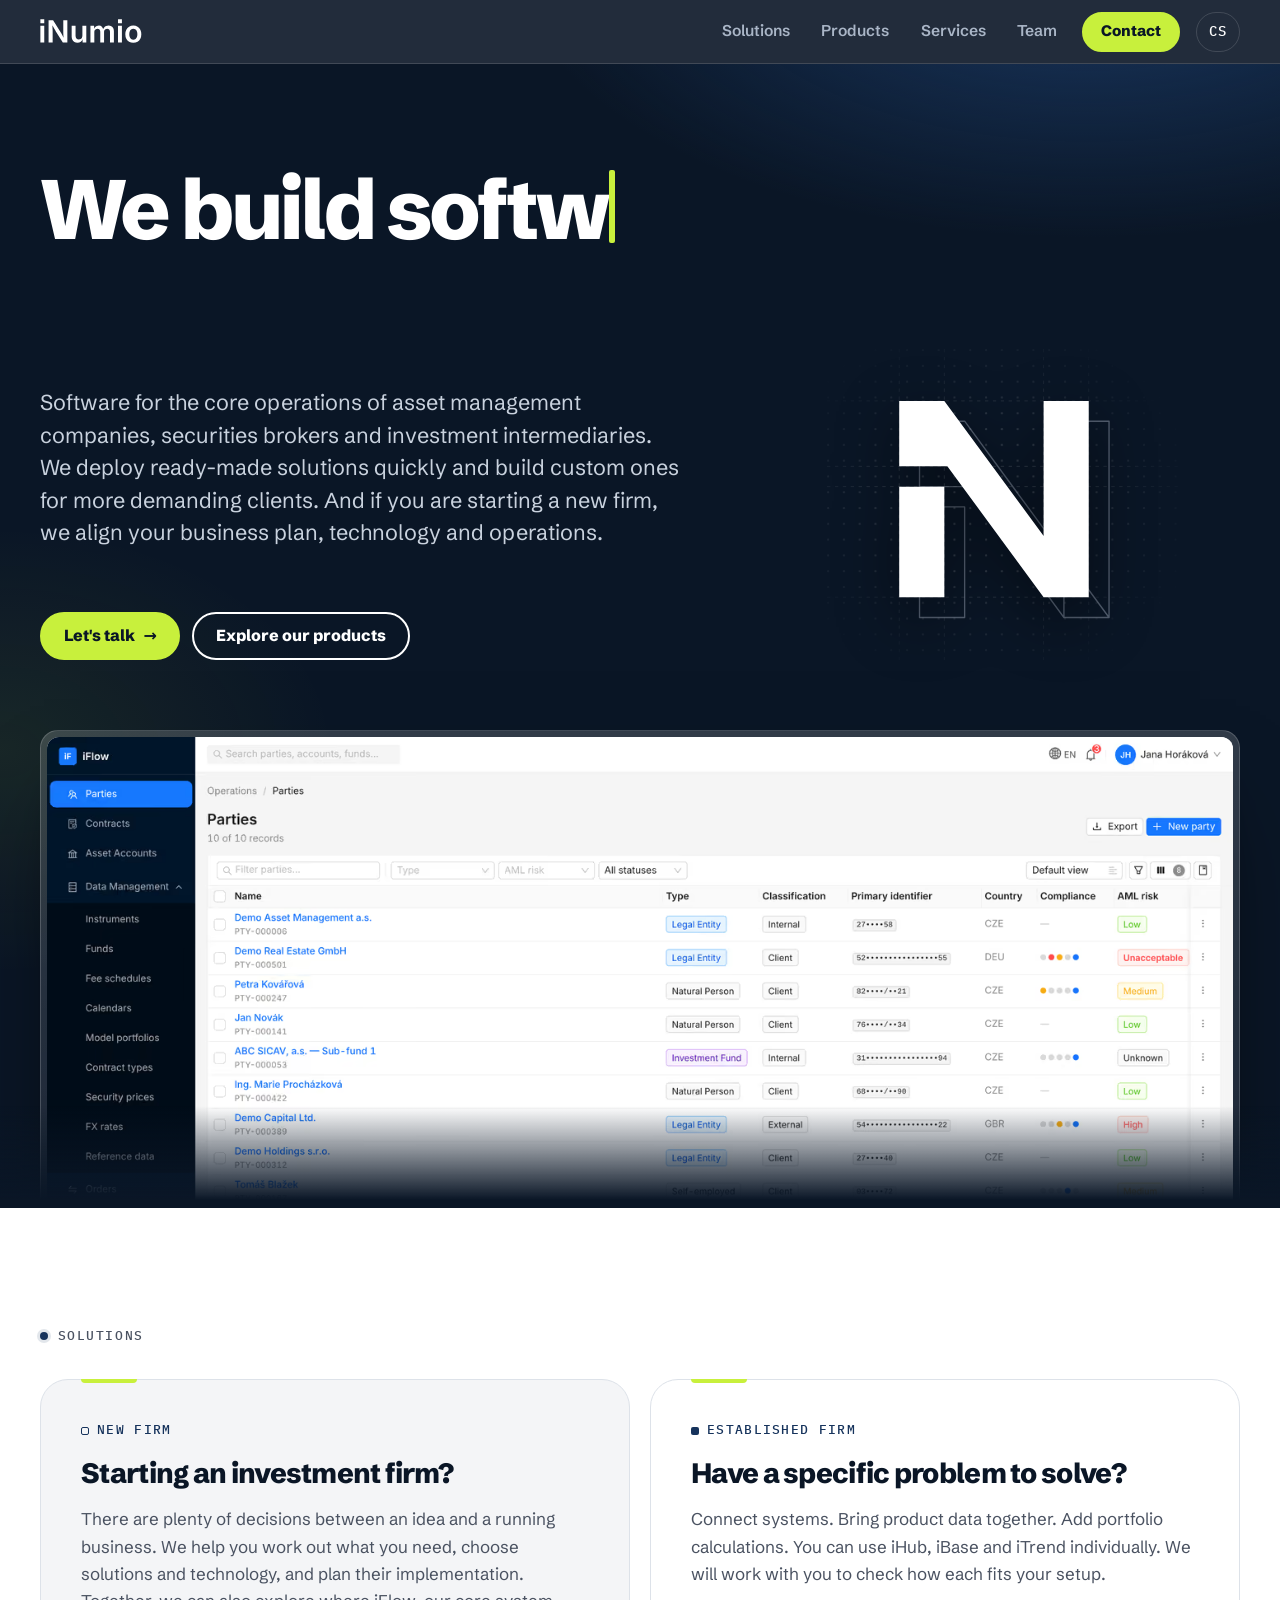
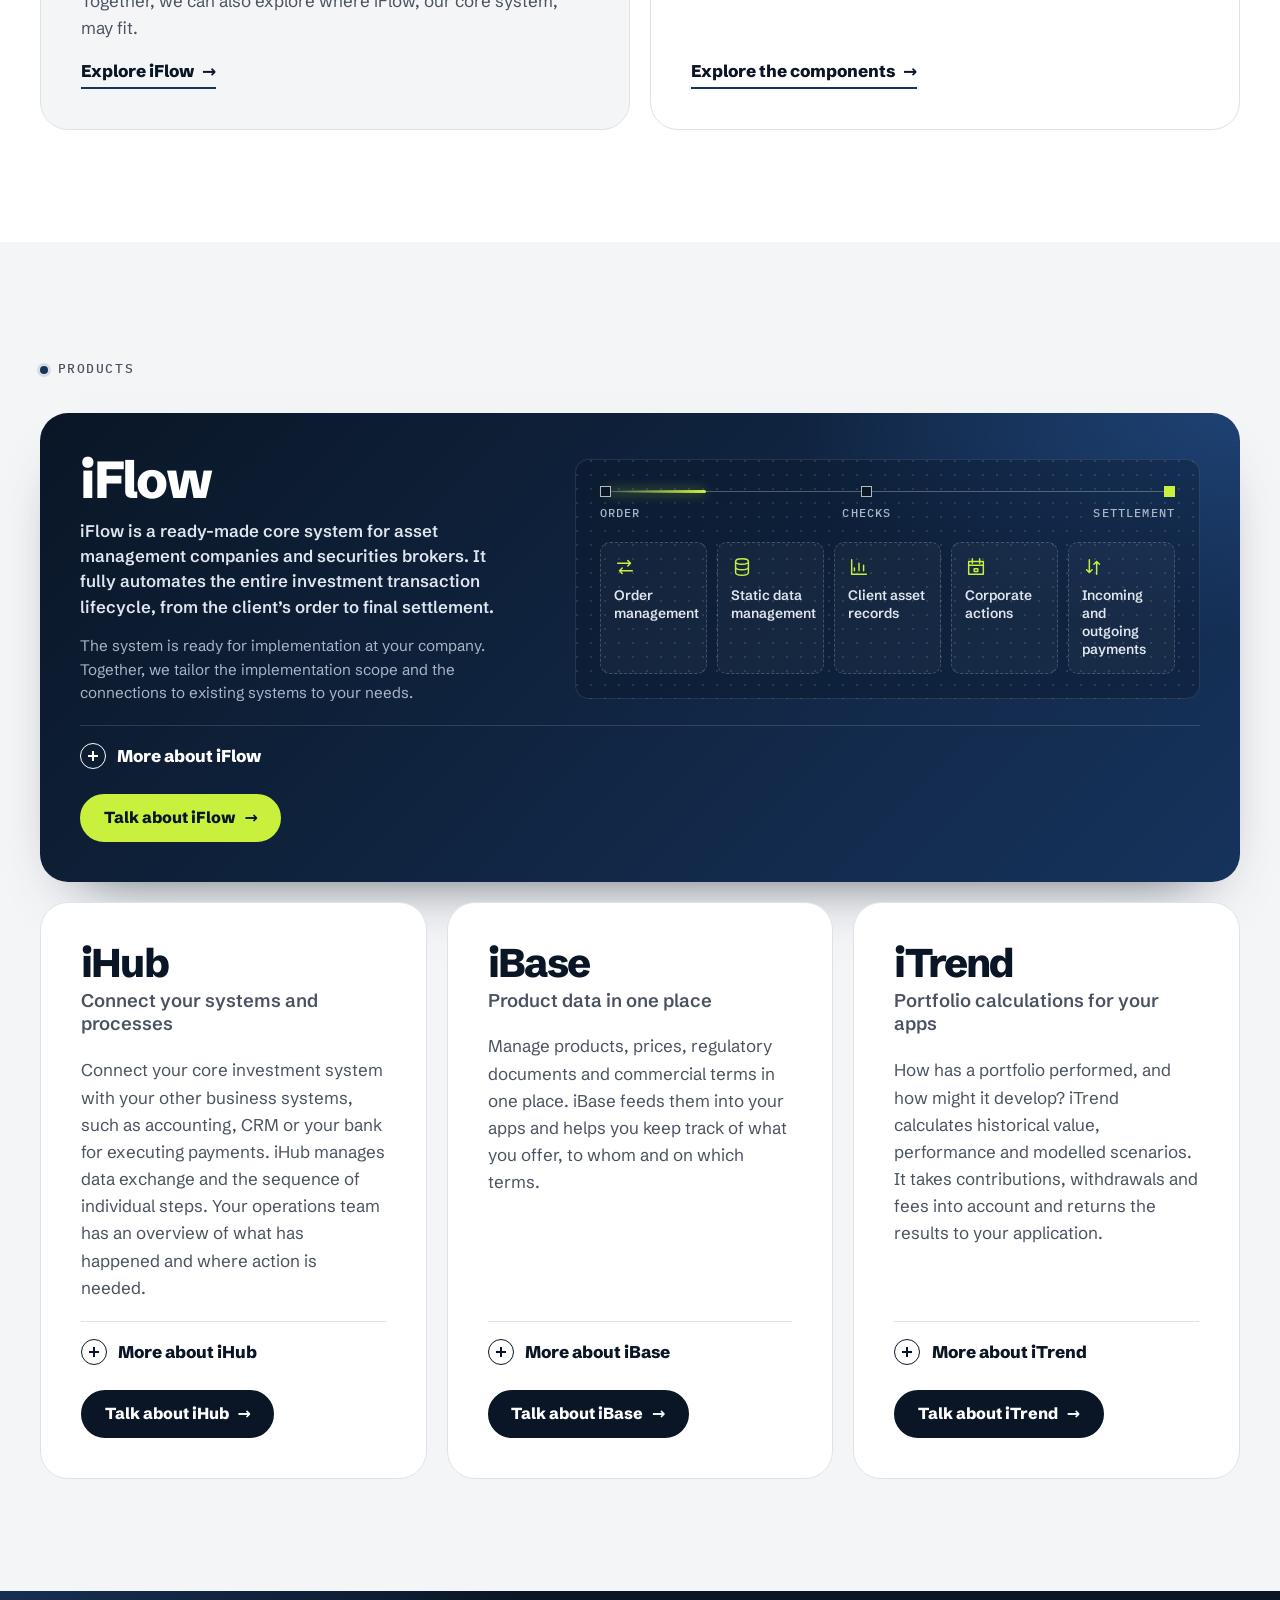
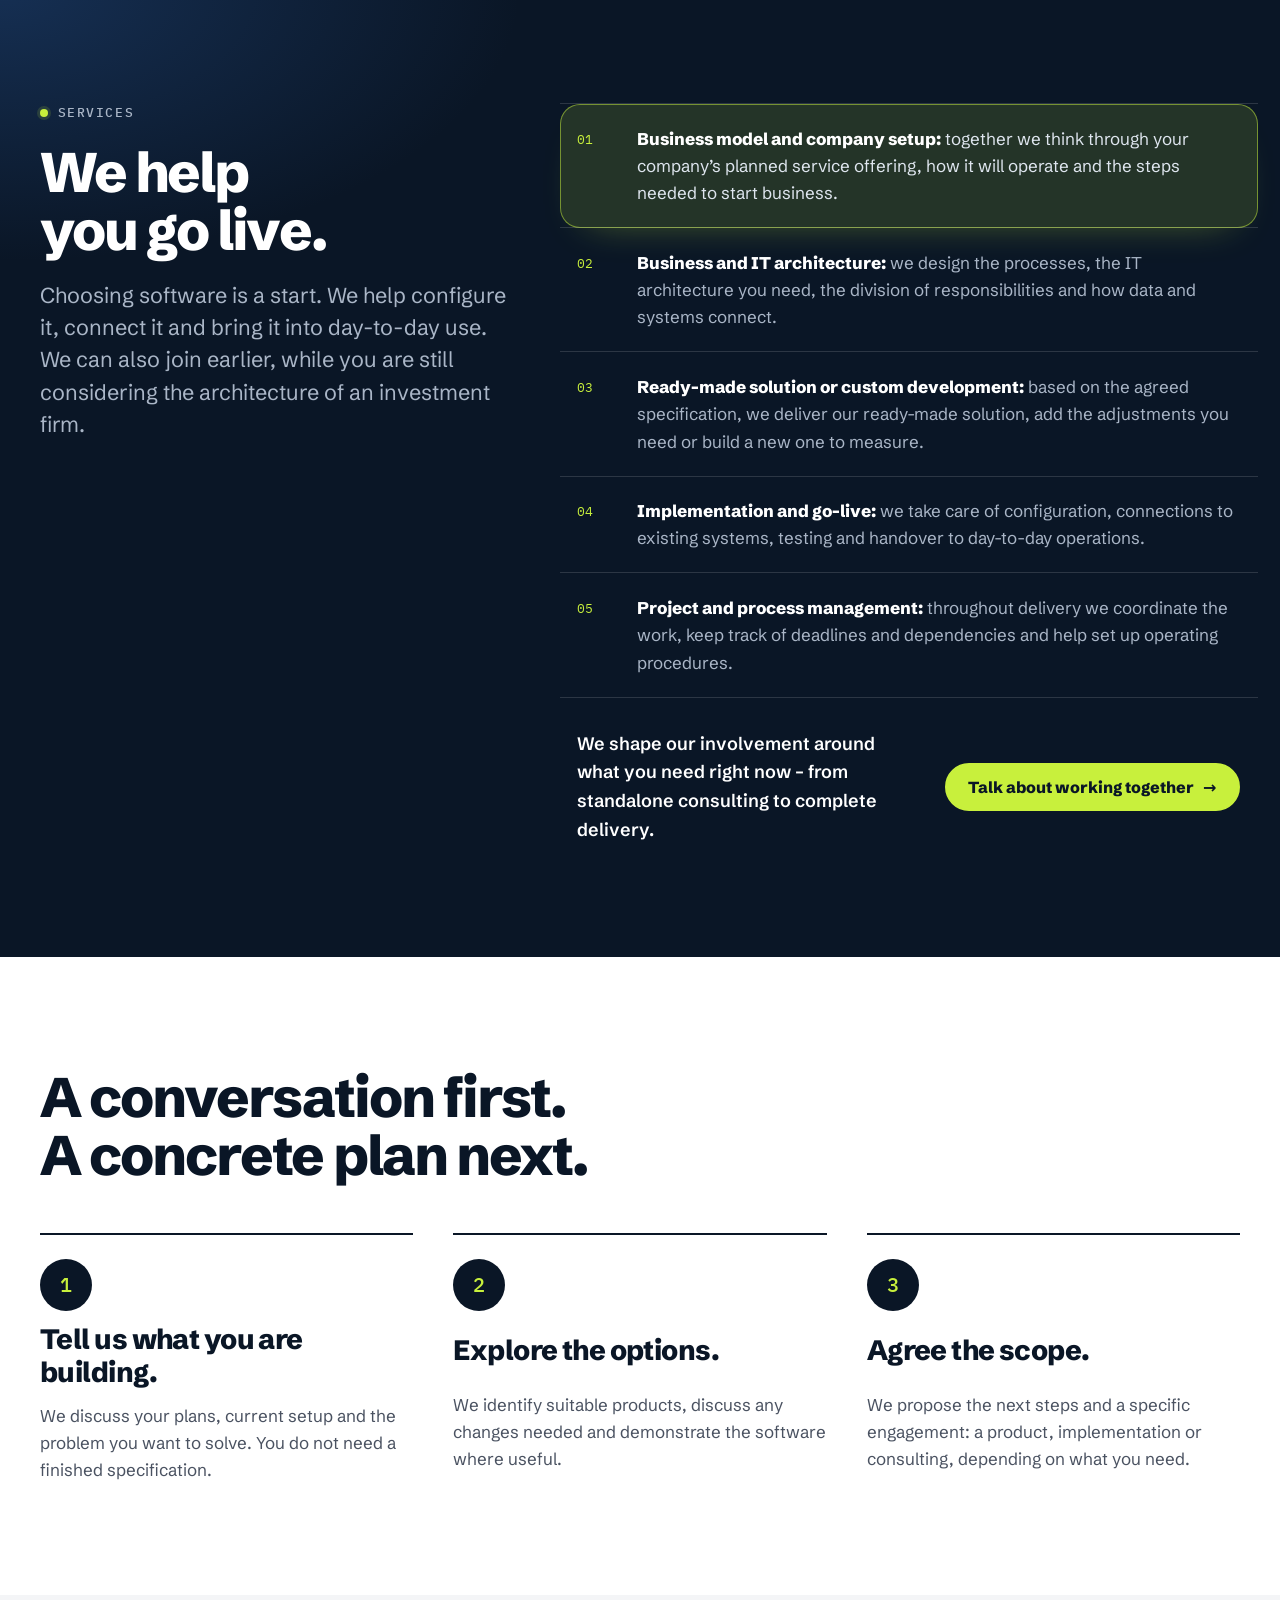
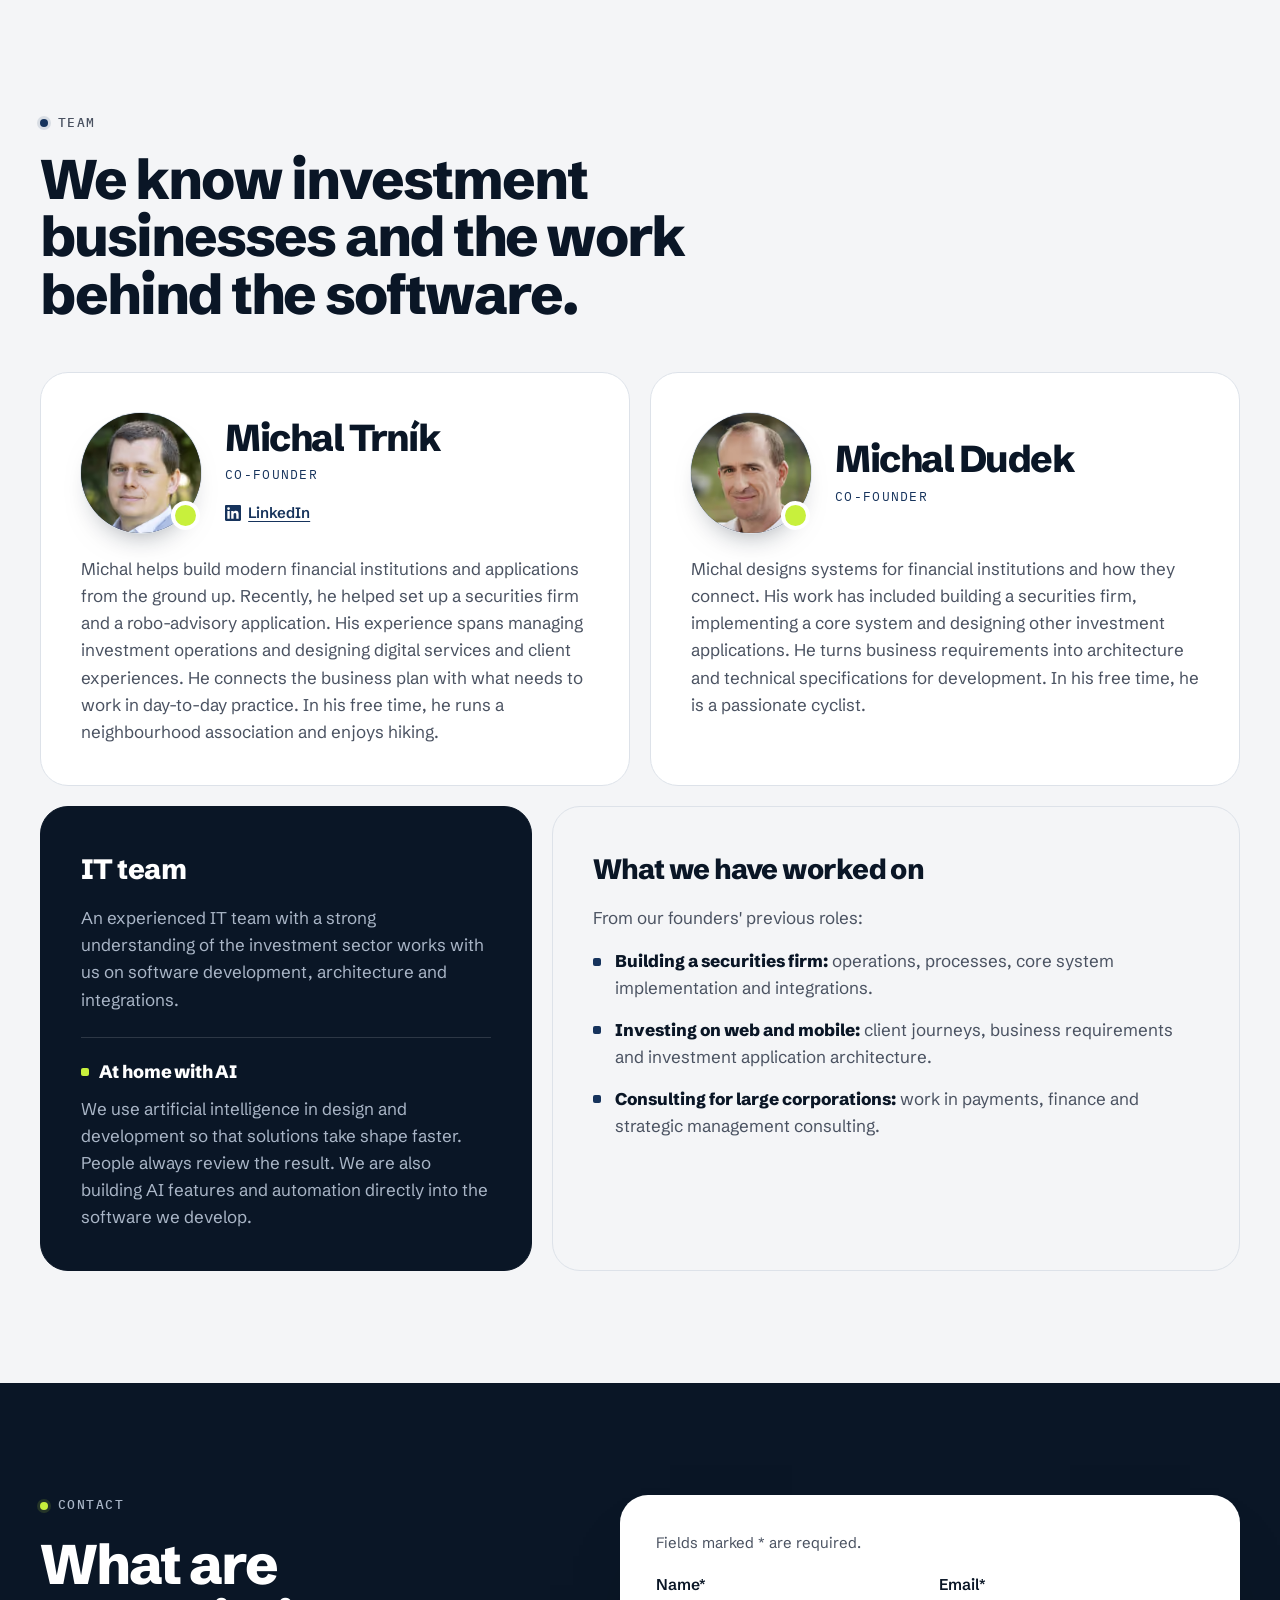
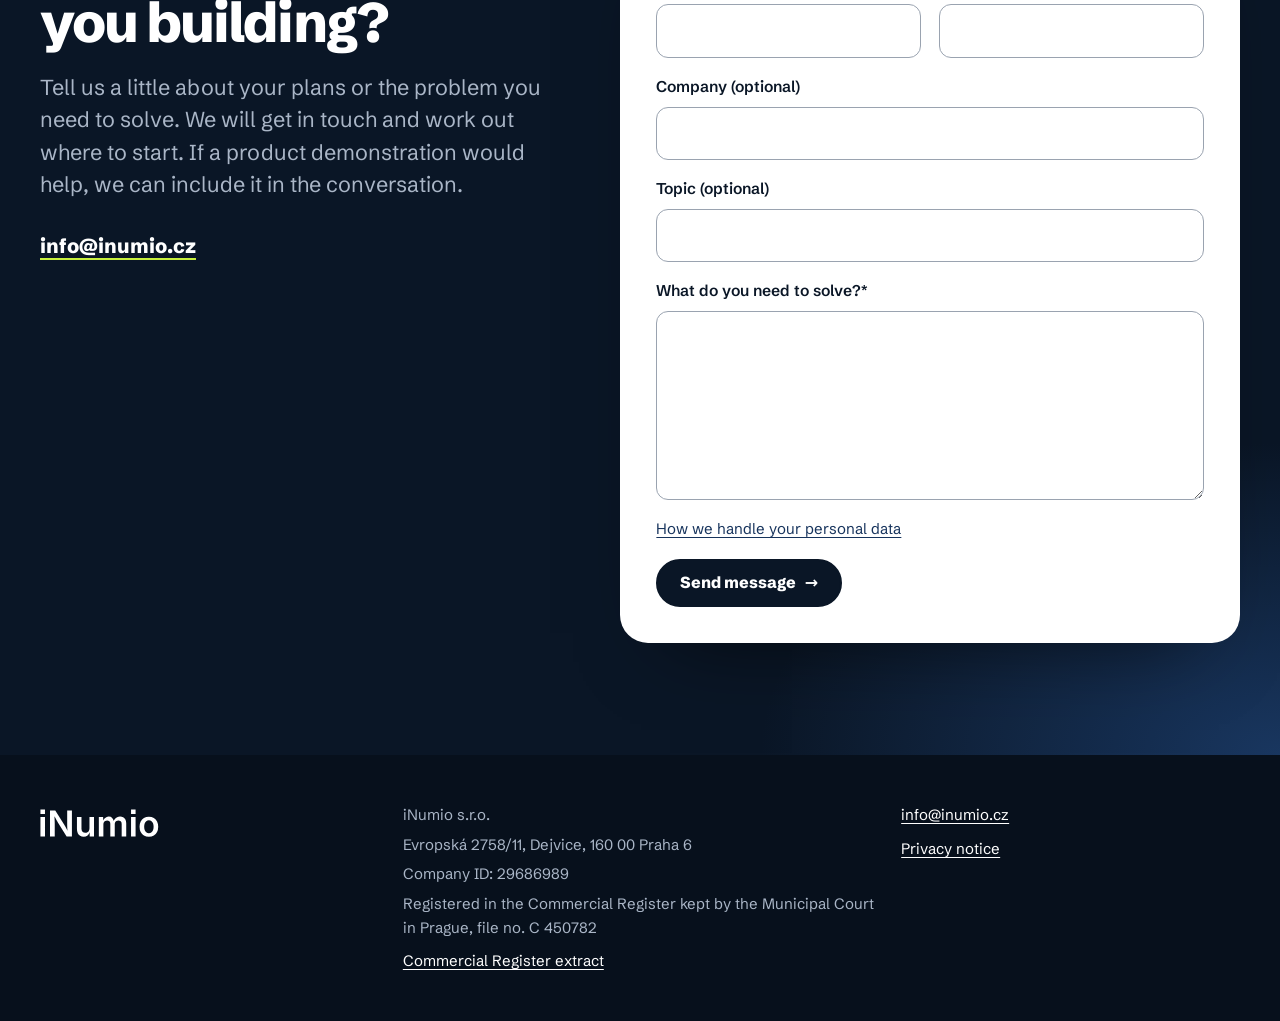
<file: en/index.html>
<!DOCTYPE html><html lang="en"><head><meta charset="utf-8"><script>
      // Před vykreslením: .js (vylepšení s JS) a .rv (animace při skrolování, jen bez „omezit pohyb“).
      // Pojistka: když se hlavní skript do 3 s nespustí, animace se vypne a obsah je vidět.
      (function () {
        var d = document.documentElement;
        d.classList.add('js');
        if (!matchMedia('(prefers-reduced-motion: reduce)').matches) {
          d.classList.add('rv');
          setTimeout(function () { if (!window.__inumioReady) d.classList.remove('rv'); }, 3000);
        }
      })();
    </script><meta name="viewport" content="width=device-width, initial-scale=1"><title>iNumio | Software for asset managers and securities brokers</title><meta name="description" content="Software, implementation and consulting for asset managers and securities brokers. Connect systems, product data and portfolio calculations with iNumio."><link rel="canonical" href="https://www.inumio.cz/en/"><link rel="alternate" hreflang="cs" href="https://www.inumio.cz/cs/"><link rel="alternate" hreflang="en" href="https://www.inumio.cz/en/"><link rel="alternate" hreflang="x-default" href="https://www.inumio.cz/cs/"><meta property="og:type" content="website"><meta property="og:title" content="iNumio | Software for asset managers and securities brokers"><meta property="og:description" content="Software, implementation and consulting for asset managers and securities brokers. Connect systems, product data and portfolio calculations with iNumio."><meta property="og:url" content="https://www.inumio.cz/en/"><meta property="og:locale" content="en_GB"><meta name="theme-color" content="#0a1626"><link rel="icon" href="/favicon.ico" sizes="32x32"><link rel="icon" href="/favicon.svg" type="image/svg+xml"><link rel="apple-touch-icon" href="/apple-touch-icon.png"><link rel="stylesheet" href="/_astro/Base.CDqVg4jB.css"><link rel="stylesheet" href="/_astro/Footer.Ba-FtG9m.css"><link rel="stylesheet" href="/_astro/HomePage.COBHqOcP.css"></head><body><header class="site-header surface-dark" data-header data-astro-cid-nen7h5rs><a class="skip-link" href="#main" data-astro-cid-nen7h5rs>Skip to content</a><div class="wrap bar" data-astro-cid-nen7h5rs><a class="wordmark wordmark--morph" href="/en/" aria-label="iNumio" data-astro-cid-qisgtjgl><svg class="wm-text" viewBox="220 36 419 99" aria-hidden="true" focusable="false" data-astro-cid-qisgtjgl><path fill="currentColor" d="M221.52 133V63.97H237.57V133ZM221.52 37.39H237.57V53.44H221.52ZM255.36 133V41H274L305.8 91.69Q307.78 94.84 310 98.82Q312.22 102.81 314.63 107.72Q317.04 112.62 319.39 118.61H317.53Q317.1 113.43 316.76 107.96Q316.42 102.5 316.27 97.59Q316.11 92.68 316.11 89.28V41H332.85V133H314.14L285.43 87.37Q282.71 82.99 280.3 78.73Q277.89 74.47 275.12 69.09Q272.34 63.72 268.39 56.13H270.73Q271.1 62.86 271.41 68.88Q271.72 74.9 271.94 79.65Q272.15 84.41 272.15 87.31V133ZM374.28 133.86Q367.18 133.86 361.84 130.84Q356.5 127.81 353.56 121.98Q350.63 116.14 350.63 107.87V63.97H366.68V105.4Q366.68 112.32 370.3 116.27Q373.91 120.22 380.21 120.22Q384.47 120.22 387.8 118.37Q391.13 116.51 393.02 112.93Q394.9 109.35 394.9 104.41V63.97H411.02V133H395.77L395.58 115.96H396.81Q393.91 124.97 388.23 129.42Q382.55 133.86 374.28 133.86ZM428.06 133V63.97H443.12L443.74 80.58H442.57Q444.05 74.4 447.17 70.51Q450.29 66.62 454.45 64.74Q458.62 62.86 463.19 62.86Q470.66 62.86 475.26 67.55Q479.86 72.24 481.78 81.38H479.86Q481.28 75.21 484.71 71.1Q488.14 66.99 492.86 64.93Q497.58 62.86 502.95 62.86Q509.19 62.86 514.13 65.57Q519.07 68.29 521.97 73.51Q524.87 78.73 524.87 86.44V133H508.82V88.91Q508.82 82.49 505.3 79.53Q501.78 76.57 496.84 76.57Q493.01 76.57 490.17 78.23Q487.33 79.9 485.82 82.83Q484.31 85.77 484.31 89.66V133H468.62V88.17Q468.62 82.92 465.35 79.74Q462.08 76.57 456.95 76.57Q453.43 76.57 450.5 78.17Q447.57 79.78 445.84 82.92Q444.11 86.07 444.11 90.7V133ZM541.92 133V63.97H557.97V133ZM541.92 37.39H557.97V53.44H541.92ZM604.96 134.42Q594.89 134.42 587.48 129.94Q580.07 125.47 576.03 117.47Q571.99 109.48 571.99 98.86Q571.99 88.11 576.03 80.05Q580.07 72 587.48 67.55Q594.89 63.1 604.96 63.1Q615.08 63.1 622.49 67.55Q629.9 72 633.95 80.05Q637.99 88.11 637.99 98.86Q637.99 109.48 633.95 117.47Q629.9 125.47 622.49 129.94Q615.08 134.42 604.96 134.42ZM604.96 121.39Q610.58 121.39 614.31 118.37Q618.05 115.34 619.87 110.22Q621.69 105.09 621.69 98.79Q621.69 92.43 619.87 87.31Q618.05 82.18 614.31 79.16Q610.58 76.13 604.96 76.13Q599.34 76.13 595.66 79.16Q591.99 82.18 590.17 87.28Q588.35 92.37 588.35 98.79Q588.35 105.09 590.17 110.22Q591.99 115.34 595.66 118.37Q599.34 121.39 604.96 121.39Z" data-astro-cid-qisgtjgl></path></svg><svg class="wm-mark" viewBox="0 0 168 174" aria-hidden="true" focusable="false" data-astro-cid-qisgtjgl><path fill="currentColor" d="M0 0L40 0L168 174L128 174L42.667 58L0 58ZM128 0L168 0L168 174L128 174ZM0 76L40 76L40 174L0 174Z" data-astro-cid-qisgtjgl></path><path fill="var(--signal)" d="M0 58L40 58L40 76L0 76Z" data-astro-cid-qisgtjgl></path></svg></a><nav class="nav" aria-label="Main navigation" data-astro-cid-nen7h5rs><button class="menu-btn" type="button" aria-expanded="false" aria-controls="site-menu" data-menu-btn data-label-open="Open menu" data-label-close="Close menu" data-astro-cid-nen7h5rs><span class="menu-icon" aria-hidden="true" data-astro-cid-nen7h5rs></span><span class="sr-only" data-menu-label data-astro-cid-nen7h5rs>Open menu</span></button><ul id="site-menu" class="menu" data-menu data-astro-cid-nen7h5rs><li data-astro-cid-nen7h5rs><a class="menu-link" href="#solutions" data-astro-cid-nen7h5rs>Solutions</a></li><li data-astro-cid-nen7h5rs><a class="menu-link" href="#products" data-astro-cid-nen7h5rs>Products</a></li><li data-astro-cid-nen7h5rs><a class="menu-link" href="#services" data-astro-cid-nen7h5rs>Services</a></li><li data-astro-cid-nen7h5rs><a class="menu-link" href="#team" data-astro-cid-nen7h5rs>Team</a></li><li class="menu-contact" data-astro-cid-nen7h5rs><a class="btn btn--sm" href="#contact" data-astro-cid-nen7h5rs>Contact</a></li></ul></nav><a class="lang" href="/cs/" hreflang="cs" lang="cs" data-lang-switch data-anchor-map="{&quot;iflow&quot;:&quot;iflow&quot;,&quot;ihub&quot;:&quot;ihub&quot;,&quot;ibase&quot;:&quot;ibase&quot;,&quot;itrend&quot;:&quot;itrend&quot;,&quot;solutions&quot;:&quot;reseni&quot;,&quot;components&quot;:&quot;komponenty&quot;,&quot;products&quot;:&quot;produkty&quot;,&quot;services&quot;:&quot;sluzby&quot;,&quot;how-we-work&quot;:&quot;spoluprace&quot;,&quot;team&quot;:&quot;tym&quot;,&quot;contact&quot;:&quot;kontakt&quot;}" data-astro-cid-nen7h5rs><span aria-hidden="true" data-astro-cid-nen7h5rs>CS</span><span class="sr-only" data-astro-cid-nen7h5rs>Čeština</span></a></div></header><main id="main" tabindex="-1"><section class="hero surface-dark" aria-labelledby="hero-title" data-astro-cid-ge2uvauf><div class="wrap hero-grid" data-astro-cid-ge2uvauf><div class="hero-text" data-astro-cid-ge2uvauf><!--
        Pokyn B (v0.2): animace psaní je jen vizuální vrstva (aria-hidden).
        Čtečky, vyhledávače i stránka bez JS dostanou schválený nadpis Fáze 5 (.typer-a11y).
      --><h1 id="hero-title" class="hero-title" data-typer data-typer-start="We build softwar" data-typer-ops="[{&quot;pause&quot;:700},{&quot;type&quot;:&quot;e.&quot;},{&quot;pause&quot;:650},{&quot;del&quot;:1},{&quot;pause&quot;:170},{&quot;del&quot;:2},{&quot;pause&quot;:420},{&quot;del&quot;:1},{&quot;pause&quot;:140},{&quot;del&quot;:5},{&quot;pause&quot;:260},{&quot;type&quot;:&quot;investment firms.&quot;},{&quot;pause&quot;:750},{&quot;move&quot;:8},{&quot;pause&quot;:280},{&quot;type&quot;:&quot; software for&quot;},{&quot;pause&quot;:850},{&quot;del&quot;:3},{&quot;pause&quot;:220},{&quot;type&quot;:&quot;and&quot;}]" data-astro-cid-ge2uvauf><span class="typer-a11y" data-astro-cid-ge2uvauf>We build software for investment firms.</span><span class="typer-ghost" aria-hidden="true" data-astro-cid-ge2uvauf>We build software for investment firms.</span><span class="typer-live" aria-hidden="true" data-typer-live data-astro-cid-ge2uvauf>We build softwar<span class="caret" data-astro-cid-ge2uvauf></span></span><span class="typer-final" aria-hidden="true" data-astro-cid-ge2uvauf>We build software and investment firms.</span></h1><p class="lead hero-lead" data-rv data-astro-cid-ge2uvauf>Software for the core operations of asset management companies, securities brokers and investment intermediaries. We deploy ready-made solutions quickly and build custom ones for more demanding clients. And if you are starting a new firm, we align your business plan, technology and operations.</p><div class="hero-actions" data-rv data-astro-cid-ge2uvauf><a class="btn" href="#contact" data-contact-cta data-astro-cid-ge2uvauf>Let&#39;s talk <span class="arrow" aria-hidden="true" data-astro-cid-ge2uvauf>→</span></a><a class="btn btn--ghost" href="#products" data-astro-cid-ge2uvauf>Explore our products</a></div><!--
        Pokyn 8 (v0.3): místo věty o zakladatelích výrazná značka „N“ jako stavební výkres
        (vodicí linky, posunutý obrys), čistě dekorativní.
        15. 11. 2026: kóty 168 × 174 už nejsou trvale vidět. Po dopsání nadpisu přeskočí kurzor
        k základně N, vyroste v kótu zároveň s limetkovým pruhem a kóty pak zmizí (site.ts, markHandoff).
        V HTML je konečný stav (N s pruhem, bez kót) – ten vidí i „omezit pohyb“ a stránka bez JS.
      --><div class="hero-mark" aria-hidden="true" data-hm data-astro-cid-ge2uvauf><svg viewBox="-64 -46 312 276" focusable="false" data-astro-cid-ge2uvauf><defs data-astro-cid-ge2uvauf><pattern id="hm-dots" width="14" height="14" patternUnits="userSpaceOnUse" x="-64" y="-46" data-astro-cid-ge2uvauf><circle cx="1" cy="1" r="1" fill="#fff" fill-opacity="0.16" data-astro-cid-ge2uvauf></circle></pattern><radialGradient id="hm-fade" cx="0.45" cy="0.5" r="0.62" data-astro-cid-ge2uvauf><stop offset="0.35" stop-color="#fff" data-astro-cid-ge2uvauf></stop><stop offset="1" stop-color="#fff" stop-opacity="0" data-astro-cid-ge2uvauf></stop></radialGradient><mask id="hm-mask" data-astro-cid-ge2uvauf><rect x="-64" y="-46" width="312" height="276" fill="url(#hm-fade)" data-astro-cid-ge2uvauf></rect></mask></defs><rect x="-64" y="-46" width="312" height="276" fill="url(#hm-dots)" mask="url(#hm-mask)" data-astro-cid-ge2uvauf></rect><g class="hm-guides" mask="url(#hm-mask)" data-astro-cid-ge2uvauf><path d="M-64 0H248M-64 58H248M-64 76H248M-64 174H248M0 -46V230M40 -46V230M128 -46V230M168 -46V230" data-astro-cid-ge2uvauf></path></g><path class="hm-echo" d="M0 0L40 0L168 174L128 174L42.667 58L0 58ZM128 0L168 0L168 174L128 174ZM0 76L40 76L40 174L0 174Z" transform="translate(18 18)" data-astro-cid-ge2uvauf></path><path class="hm-solid" d="M0 0L40 0L168 174L128 174L42.667 58L0 58ZM128 0L168 0L168 174L128 174ZM0 76L40 76L40 174L0 174Z" data-astro-cid-ge2uvauf></path><!-- kóty: prázdné, kreslí je jen animace (svislá vzniká z kurzoru, vodorovná se rozevírá od středu) --><g class="hm-dims" data-astro-cid-ge2uvauf><rect class="hm-vbar" data-hm-vbar opacity="0" data-astro-cid-ge2uvauf></rect><path data-hm-vticks data-astro-cid-ge2uvauf></path><text data-hm-vnum x="-38" y="91" text-anchor="end" data-astro-cid-ge2uvauf></text><path data-hm-hdim data-astro-cid-ge2uvauf></path><text data-hm-hnum x="84" y="222" text-anchor="middle" data-astro-cid-ge2uvauf></text></g><path class="hm-accent" data-hm-accent d="M0 58L40 58L40 76L0 76Z" data-astro-cid-ge2uvauf></path></svg></div></div></div><!-- Pokyn C (v0.2): snímek aplikace iFlow místo dekorativního motivu --><div class="wrap hero-shot" data-astro-cid-ge2uvauf><figure class="app-shot app-shot--hero" data-astro-cid-4kf7wirp><div class="shot-frame" data-astro-cid-4kf7wirp><div class="shot-viewport" data-astro-cid-4kf7wirp><picture data-astro-cid-4kf7wirp="true"><source srcset="/_astro/iflow-clients-en.Cud3E4ki_1DbWC3.avif 720w, /_astro/iflow-clients-en.Cud3E4ki_ZPULjx.avif 1080w, /_astro/iflow-clients-en.Cud3E4ki_qq3Ab.avif 1440w, /_astro/iflow-clients-en.Cud3E4ki_Zke23Y.avif 2160w, /_astro/iflow-clients-en.Cud3E4ki_ZFw66o.avif 2880w" type="image/avif" sizes="(min-width: 1264px) 1200px, 100vw"><source srcset="/_astro/iflow-clients-en.Cud3E4ki_Z1JjfHh.webp 720w, /_astro/iflow-clients-en.Cud3E4ki_YntwU.webp 1080w, /_astro/iflow-clients-en.Cud3E4ki_2gJjrD.webp 1440w, /_astro/iflow-clients-en.Cud3E4ki_NmqzX.webp 2160w, /_astro/iflow-clients-en.Cud3E4ki_s4mxy.webp 2880w" type="image/webp" sizes="(min-width: 1264px) 1200px, 100vw"><img src="/_astro/iflow-clients-en.Cud3E4ki_2380a0.webp" srcset="/_astro/iflow-clients-en.Cud3E4ki_Z1JjfHh.webp 720w, /_astro/iflow-clients-en.Cud3E4ki_YntwU.webp 1080w, /_astro/iflow-clients-en.Cud3E4ki_2gJjrD.webp 1440w, /_astro/iflow-clients-en.Cud3E4ki_NmqzX.webp 2160w, /_astro/iflow-clients-en.Cud3E4ki_s4mxy.webp 2880w" alt="iFlow application preview: client overview with type, classification, primary identifier and AML risk (anonymised sample data)." sizes="(min-width: 1264px) 1200px, 100vw" loading="eager" fetchpriority="high" decoding="async" data-astro-cid-4kf7wirp="true" width="3200" height="1640" class="shot-img"></picture><span class="shot-focus" aria-hidden="true" data-astro-cid-4kf7wirp></span></div></div></figure></div></section><section id="solutions" data-section="solutions" class="section surface-light" aria-labelledby="sol-title" data-astro-cid-f2vlnlq5><div class="wrap" data-astro-cid-f2vlnlq5><h2 id="sol-title" class="eyebrow" data-rv data-astro-cid-f2vlnlq5>Solutions</h2><div class="paths" data-astro-cid-f2vlnlq5><article class="path path--first" data-rv data-astro-cid-f2vlnlq5><span class="path-label" data-astro-cid-f2vlnlq5>New firm</span><h3 class="path-title" data-astro-cid-f2vlnlq5>Starting an investment firm?</h3><p class="muted" data-astro-cid-f2vlnlq5>There are plenty of decisions between an idea and a running business. We help you work out what you need, choose solutions and technology, and plan their implementation. Together, we can also explore where iFlow, our core system, may fit.</p><a class="link-arrow" href="#iflow" data-astro-cid-f2vlnlq5>Explore iFlow <span class="arrow" aria-hidden="true" data-astro-cid-f2vlnlq5>→</span></a></article><article class="path" data-rv data-astro-cid-f2vlnlq5><span class="path-label" data-astro-cid-f2vlnlq5>Established firm</span><h3 class="path-title" data-astro-cid-f2vlnlq5>Have a specific problem to solve?</h3><p class="muted" data-astro-cid-f2vlnlq5>Connect systems. Bring product data together. Add portfolio calculations. You can use iHub, iBase and iTrend individually. We will work with you to check how each fits your setup.</p><a class="link-arrow" href="#components" data-astro-cid-f2vlnlq5>Explore the components <span class="arrow" aria-hidden="true" data-astro-cid-f2vlnlq5>→</span></a></article></div></div></section><section id="products" data-section="products" class="section surface-mist" aria-labelledby="prod-title" data-astro-cid-rtei5hqi><div class="wrap" data-astro-cid-rtei5hqi><h2 id="prod-title" class="eyebrow" data-rv data-astro-cid-rtei5hqi>Products</h2><!-- iFlow: kompaktní karta přes šířku (v0.3: bez rozlišení IS/OCP, pokyny 10–12). --><article id="iflow" data-product class="product product--core surface-dark" data-rv aria-labelledby="iflow-title" data-astro-cid-rtei5hqi><div class="core-grid" data-astro-cid-rtei5hqi><div class="core-head" data-astro-cid-rtei5hqi><h3 id="iflow-title" class="p-title" data-astro-cid-rtei5hqi><span class="p-name" data-astro-cid-rtei5hqi>iFlow</span></h3><p class="p-intro" data-astro-cid-rtei5hqi>iFlow is a ready-made core system for asset management companies and securities brokers. It fully automates the entire investment transaction lifecycle, from the client’s order to final settlement.</p><!-- v0.4 (pokyn 2): věta o připravenosti pod popisem vlevo (dříve osamocená v pravém sloupci) --><p class="p-body" data-astro-cid-rtei5hqi>The system is ready for implementation at your company. Together, we tailor the implementation scope and the connections to existing systems to your needs.</p></div><!--
          v0.4 (pokyn 2): pravý sloupec = schéma iFlow místo textu. Horní linka = životní cyklus pokynu
          (slova z oblasti Order management), pod ní pět oblastí z „Více o iFlow“ (jen jejich názvy).
          Nepřidává žádné tvrzení; dekorativní shrnutí (aria-hidden) – plné texty jsou v rozbalení.
          Od 900 px; pulz na lince respektuje „omezit pohyb“.
        --><div class="core-map" aria-hidden="true" data-astro-cid-rtei5hqi><div class="cm-track" data-astro-cid-rtei5hqi><span class="cm-line" data-astro-cid-rtei5hqi><span class="cm-pulse" data-astro-cid-rtei5hqi></span></span><span class="cm-step" data-astro-cid-rtei5hqi><span class="cm-node" data-astro-cid-rtei5hqi></span><span class="cm-label" data-astro-cid-rtei5hqi>Order</span></span><span class="cm-step" data-astro-cid-rtei5hqi><span class="cm-node" data-astro-cid-rtei5hqi></span><span class="cm-label" data-astro-cid-rtei5hqi>Checks</span></span><span class="cm-step cm-step--end" data-astro-cid-rtei5hqi><span class="cm-node" data-astro-cid-rtei5hqi></span><span class="cm-label" data-astro-cid-rtei5hqi>Settlement</span></span></div><ul class="cm-areas" data-astro-cid-rtei5hqi><li class="cm-area" data-astro-cid-rtei5hqi><svg viewBox="0 0 24 24" focusable="false" data-astro-cid-rtei5hqi><path d="M4 8h14M15 5l3 3-3 3M20 16H6M9 13l-3 3 3 3" data-astro-cid-rtei5hqi></path></svg><span data-astro-cid-rtei5hqi>Order management</span></li><li class="cm-area" data-astro-cid-rtei5hqi><svg viewBox="0 0 24 24" focusable="false" data-astro-cid-rtei5hqi><path d="M5 6c0-1.7 3.1-3 7-3s7 1.3 7 3-3.1 3-7 3-7-1.3-7-3zM5 6v6c0 1.7 3.1 3 7 3s7-1.3 7-3V6M5 12v6c0 1.7 3.1 3 7 3s7-1.3 7-3v-6" data-astro-cid-rtei5hqi></path></svg><span data-astro-cid-rtei5hqi>Static data management</span></li><li class="cm-area" data-astro-cid-rtei5hqi><svg viewBox="0 0 24 24" focusable="false" data-astro-cid-rtei5hqi><path d="M4 20h16M7 16v-3M12 16V8M17 16v-6M4 4v16" data-astro-cid-rtei5hqi></path></svg><span data-astro-cid-rtei5hqi>Client asset records</span></li><li class="cm-area" data-astro-cid-rtei5hqi><svg viewBox="0 0 24 24" focusable="false" data-astro-cid-rtei5hqi><path d="M4 6h16v14H4zM4 10h16M8 3v5M16 3v5M10 14h4v3h-4z" data-astro-cid-rtei5hqi></path></svg><span data-astro-cid-rtei5hqi>Corporate actions</span></li><li class="cm-area" data-astro-cid-rtei5hqi><svg viewBox="0 0 24 24" focusable="false" data-astro-cid-rtei5hqi><path d="M8 4v14M5 15l3 3 3-3M16 20V6M13 9l3-3 3 3" data-astro-cid-rtei5hqi></path></svg><span data-astro-cid-rtei5hqi>Incoming and outgoing payments</span></li></ul></div></div><details class="p-details" data-details data-astro-cid-rtei5hqi><summary data-astro-cid-rtei5hqi><span class="sum-icon" aria-hidden="true" data-astro-cid-rtei5hqi></span><span class="when-closed" data-astro-cid-rtei5hqi>More about iFlow</span><span class="when-open" data-astro-cid-rtei5hqi>Hide details</span></summary><div class="p-detail-body" data-astro-cid-rtei5hqi><ul class="p-list" data-astro-cid-rtei5hqi><li data-astro-cid-rtei5hqi><strong data-astro-cid-rtei5hqi>Order management:</strong> purchases, sales, switches, transfers and reinvestments together at a glance – from order entry and checks through to settlement.</li><li data-astro-cid-rtei5hqi><strong data-astro-cid-rtei5hqi>Static data management:</strong> funds and their classes, other instruments, fees, calendars and code lists in one place. A change applies wherever the data is used.</li><li data-astro-cid-rtei5hqi><strong data-astro-cid-rtei5hqi>Client asset records:</strong> each client’s asset accounts, positions and cash, including valuation and holdings as of a chosen date.</li><li data-astro-cid-rtei5hqi><strong data-astro-cid-rtei5hqi>Corporate actions:</strong> process them in the system and see their impact reflected in your clients’ holdings.</li><li data-astro-cid-rtei5hqi><strong data-astro-cid-rtei5hqi>Incoming and outgoing payments:</strong> match incoming payments to clients and their orders, and prepare outgoing payments for sending.</li></ul><figure class="app-shot app-shot--detail" data-astro-cid-4kf7wirp><div class="shot-frame" data-astro-cid-4kf7wirp><div class="shot-viewport" data-astro-cid-4kf7wirp><picture data-astro-cid-4kf7wirp="true"><source srcset="/_astro/iflow-calendar-en.B5ClDc2f_ttesu.avif 480w, /_astro/iflow-calendar-en.B5ClDc2f_2lAx52.avif 720w, /_astro/iflow-calendar-en.B5ClDc2f_Z27qEIE.avif 1080w, /_astro/iflow-calendar-en.B5ClDc2f_1PDAwK.avif 1440w" type="image/avif" sizes="(min-width: 900px) 680px, 100vw"><source srcset="/_astro/iflow-calendar-en.B5ClDc2f_2jMujW.webp 480w, /_astro/iflow-calendar-en.B5ClDc2f_ZShkRr.webp 720w, /_astro/iflow-calendar-en.B5ClDc2f_ZXPc4H.webp 1080w, /_astro/iflow-calendar-en.B5ClDc2f_Z25W4Ce.webp 1440w" type="image/webp" sizes="(min-width: 900px) 680px, 100vw"><img src="/_astro/iflow-calendar-en.B5ClDc2f_sIQHp.webp" srcset="/_astro/iflow-calendar-en.B5ClDc2f_2jMujW.webp 480w, /_astro/iflow-calendar-en.B5ClDc2f_ZShkRr.webp 720w, /_astro/iflow-calendar-en.B5ClDc2f_ZXPc4H.webp 1080w, /_astro/iflow-calendar-en.B5ClDc2f_Z25W4Ce.webp 1440w" alt="iFlow application preview: business-day calendar with resolved business days and holidays (sample data)." sizes="(min-width: 900px) 680px, 100vw" loading="lazy" fetchpriority="auto" decoding="async" data-astro-cid-4kf7wirp="true" width="2480" height="1482" class="shot-img"></picture></div></div></figure></div></details><div class="p-actions" data-astro-cid-rtei5hqi><a class="btn" href="#contact" data-topic="iFlow" data-astro-cid-rtei5hqi>Talk about iFlow <span class="arrow" aria-hidden="true" data-astro-cid-rtei5hqi>→</span></a></div></article><!--
      Tři samostatně dostupné komponenty. Pokyn 16 (v0.3): otevřená karta se roztáhne přes celou
      šířku (jako iFlow) a přesune se nad zbylé dvě, které se posunou pod ni vedle sebe – nic se
      nepřekrývá. Otevřená je vždy nejvýš jedna (<details name>). Bez :has() se karta rozbalí dolů.
    --><div id="components" data-section="components" class="components" data-components data-astro-cid-rtei5hqi><article id="ihub" data-product class="product product--comp surface-light" data-rv aria-labelledby="ihub-title" data-astro-cid-rtei5hqi><h3 id="ihub-title" class="p-title" data-astro-cid-rtei5hqi><span class="p-name" data-astro-cid-rtei5hqi>iHub</span> <span class="p-tag" data-astro-cid-rtei5hqi>Connect your systems and processes</span></h3><p class="p-body" data-astro-cid-rtei5hqi>Connect your core investment system with your other business systems, such as accounting, CRM or your bank for executing payments. iHub manages data exchange and the sequence of individual steps. Your operations team has an overview of what has happened and where action is needed.</p><details class="p-details" data-details name="components-en" data-astro-cid-rtei5hqi><summary data-astro-cid-rtei5hqi><span class="sum-icon" aria-hidden="true" data-astro-cid-rtei5hqi></span><span class="when-closed" data-astro-cid-rtei5hqi>More about iHub</span><span class="when-open" data-astro-cid-rtei5hqi>Hide details</span></summary><div class="p-detail-body" data-astro-cid-rtei5hqi><div class="p-detail-text" data-astro-cid-rtei5hqi><ul class="p-list" data-astro-cid-rtei5hqi><li data-astro-cid-rtei5hqi><strong data-astro-cid-rtei5hqi>A single interface</strong> for connecting your core investment system with accounting, CRM, your bank and other applications.</li><li data-astro-cid-rtei5hqi>Coordination of multi-step processes, such as creating a client and an agreement.</li><li data-astro-cid-rtei5hqi>Visibility into messages, errors and reprocessing options.</li><li data-astro-cid-rtei5hqi>Data format conversion when connecting partners.</li></ul><p class="p-note" data-astro-cid-rtei5hqi>We design specific connections and operating arrangements around your environment. We can explore the technical details in a demonstration.</p></div><figure class="app-shot app-shot--detail" data-astro-cid-4kf7wirp><div class="shot-frame" data-astro-cid-4kf7wirp><div class="shot-viewport" data-astro-cid-4kf7wirp><picture data-astro-cid-4kf7wirp="true"><source srcset="/_astro/ihub-en.DjkK9dUr_ZNJE.avif 480w, /_astro/ihub-en.DjkK9dUr_1GsiCU.avif 720w, /_astro/ihub-en.DjkK9dUr_Z22QIue.avif 1080w, /_astro/ihub-en.DjkK9dUr_2h2jd0.avif 1440w" type="image/avif" sizes="(min-width: 900px) 680px, 100vw"><source srcset="/_astro/ihub-en.DjkK9dUr_ZrqMDs.webp 480w, /_astro/ihub-en.DjkK9dUr_1f2jJ7.webp 720w, /_astro/ihub-en.DjkK9dUr_ZIsISk.webp 1080w, /_astro/ihub-en.DjkK9dUr_Z1tKP02.webp 1440w" type="image/webp" sizes="(min-width: 900px) 680px, 100vw"><img src="/_astro/ihub-en.DjkK9dUr_1zLcN9.webp" srcset="/_astro/ihub-en.DjkK9dUr_ZrqMDs.webp 480w, /_astro/ihub-en.DjkK9dUr_1f2jJ7.webp 720w, /_astro/ihub-en.DjkK9dUr_ZIsISk.webp 1080w, /_astro/ihub-en.DjkK9dUr_Z1tKP02.webp 1440w" alt="Illustrative iHub screen: integration overview with connectors, processes in progress and an error queue (sample data)." sizes="(min-width: 900px) 680px, 100vw" loading="lazy" fetchpriority="auto" decoding="async" data-astro-cid-4kf7wirp="true" width="2480" height="1520" class="shot-img"></picture></div><span class="shot-badge" data-astro-cid-4kf7wirp>Illustrative preview</span></div></figure></div></details><div class="p-actions" data-astro-cid-rtei5hqi><a class="btn" href="#contact" data-topic="iHub" data-astro-cid-rtei5hqi>Talk about iHub <span class="arrow" aria-hidden="true" data-astro-cid-rtei5hqi>→</span></a></div></article><article id="ibase" data-product class="product product--comp surface-light" data-rv aria-labelledby="ibase-title" data-astro-cid-rtei5hqi><h3 id="ibase-title" class="p-title" data-astro-cid-rtei5hqi><span class="p-name" data-astro-cid-rtei5hqi>iBase</span> <span class="p-tag" data-astro-cid-rtei5hqi>Product data in one place</span></h3><p class="p-body" data-astro-cid-rtei5hqi>Manage products, prices, regulatory documents and commercial terms in one place. iBase feeds them into your apps and helps you keep track of what you offer, to whom and on which terms.</p><details class="p-details" data-details name="components-en" data-astro-cid-rtei5hqi><summary data-astro-cid-rtei5hqi><span class="sum-icon" aria-hidden="true" data-astro-cid-rtei5hqi></span><span class="when-closed" data-astro-cid-rtei5hqi>More about iBase</span><span class="when-open" data-astro-cid-rtei5hqi>Hide details</span></summary><div class="p-detail-body" data-astro-cid-rtei5hqi><div class="p-detail-text" data-astro-cid-rtei5hqi><ul class="p-list" data-astro-cid-rtei5hqi><li data-astro-cid-rtei5hqi>A shared catalogue with availability settings by service, channel or client segment.</li><li data-astro-cid-rtei5hqi>Collection and standardisation of data and documents from connected sources.</li><li data-astro-cid-rtei5hqi>Alerts for incomplete data and unusual price changes.</li><li data-astro-cid-rtei5hqi>A history of product parameters and documents.</li></ul><p class="p-note" data-astro-cid-rtei5hqi>We select data sources and their permitted use for each implementation. The catalogue can connect to your own applications.</p></div><figure class="app-shot app-shot--detail" data-astro-cid-4kf7wirp><div class="shot-frame" data-astro-cid-4kf7wirp><div class="shot-viewport" data-astro-cid-4kf7wirp><picture data-astro-cid-4kf7wirp="true"><source srcset="/_astro/ibase-en.DSILUKHH_Z1Ry9yp.avif 480w, /_astro/ibase-en.DSILUKHH_Z2a57qB.avif 720w, /_astro/ibase-en.DSILUKHH_Z2793Lo.avif 1080w, /_astro/ibase-en.DSILUKHH_ZcjyGu.avif 1440w" type="image/avif" sizes="(min-width: 900px) 680px, 100vw"><source srcset="/_astro/ibase-en.DSILUKHH_Zya9Wv.webp 480w, /_astro/ibase-en.DSILUKHH_ZPG7OH.webp 720w, /_astro/ibase-en.DSILUKHH_Z1VxpyU.webp 1080w, /_astro/ibase-en.DSILUKHH_Z1HUu1.webp 1440w" type="image/webp" sizes="(min-width: 900px) 680px, 100vw"><img src="/_astro/ibase-en.DSILUKHH_Z1cpC5e.webp" srcset="/_astro/ibase-en.DSILUKHH_Zya9Wv.webp 480w, /_astro/ibase-en.DSILUKHH_ZPG7OH.webp 720w, /_astro/ibase-en.DSILUKHH_Z1VxpyU.webp 1080w, /_astro/ibase-en.DSILUKHH_Z1HUu1.webp 1440w" alt="Illustrative iBase screen: product detail with reference data, documents and availability by channel (sample data)." sizes="(min-width: 900px) 680px, 100vw" loading="lazy" fetchpriority="auto" decoding="async" data-astro-cid-4kf7wirp="true" width="2480" height="1520" class="shot-img"></picture></div><span class="shot-badge" data-astro-cid-4kf7wirp>Illustrative preview</span></div></figure></div></details><div class="p-actions" data-astro-cid-rtei5hqi><a class="btn" href="#contact" data-topic="iBase" data-astro-cid-rtei5hqi>Talk about iBase <span class="arrow" aria-hidden="true" data-astro-cid-rtei5hqi>→</span></a></div></article><article id="itrend" data-product class="product product--comp surface-light" data-rv aria-labelledby="itrend-title" data-astro-cid-rtei5hqi><h3 id="itrend-title" class="p-title" data-astro-cid-rtei5hqi><span class="p-name" data-astro-cid-rtei5hqi>iTrend</span> <span class="p-tag" data-astro-cid-rtei5hqi>Portfolio calculations for your apps</span></h3><p class="p-body" data-astro-cid-rtei5hqi>How has a portfolio performed, and how might it develop? iTrend calculates historical value, performance and modelled scenarios. It takes contributions, withdrawals and fees into account and returns the results to your application.</p><details class="p-details" data-details name="components-en" data-astro-cid-rtei5hqi><summary data-astro-cid-rtei5hqi><span class="sum-icon" aria-hidden="true" data-astro-cid-rtei5hqi></span><span class="when-closed" data-astro-cid-rtei5hqi>More about iTrend</span><span class="when-open" data-astro-cid-rtei5hqi>Hide details</span></summary><div class="p-detail-body" data-astro-cid-rtei5hqi><div class="p-detail-text" data-astro-cid-rtei5hqi><ul class="p-list" data-astro-cid-rtei5hqi><li data-astro-cid-rtei5hqi>Historical valuation and performance at portfolio, service and product level.</li><li data-astro-cid-rtei5hqi>Regular and one-off cash flows, fees and dividends.</li><li data-astro-cid-rtei5hqi>Optimistic, central and pessimistic modelled scenarios with information about estimate uncertainty.</li><li data-astro-cid-rtei5hqi>Outputs for client applications and modelling within the agreed scope.</li></ul><p class="p-note" data-astro-cid-rtei5hqi>Scenarios illustrate possible outcomes based on assumptions; they do not promise returns.</p></div><figure class="app-shot app-shot--detail" data-astro-cid-4kf7wirp><div class="shot-frame" data-astro-cid-4kf7wirp><div class="shot-viewport" data-astro-cid-4kf7wirp><picture data-astro-cid-4kf7wirp="true"><source srcset="/_astro/itrend-en.HmF-ShlZ_Z1NcPc0.avif 480w, /_astro/itrend-en.HmF-ShlZ_2vNoy4.avif 720w, /_astro/itrend-en.HmF-ShlZ_2jEdV8.avif 1080w, /_astro/itrend-en.HmF-ShlZ_FWDYW.avif 1440w" type="image/avif" sizes="(min-width: 900px) 680px, 100vw"><source srcset="/_astro/itrend-en.HmF-ShlZ_Z1CBbYw.webp 480w, /_astro/itrend-en.HmF-ShlZ_Z2nM63o.webp 720w, /_astro/itrend-en.HmF-ShlZ_Z2s78m0.webp 1080w, /_astro/itrend-en.HmF-ShlZ_YnqvK.webp 1440w" type="image/webp" sizes="(min-width: 900px) 680px, 100vw"><img src="/_astro/itrend-en.HmF-ShlZ_hmpND.webp" srcset="/_astro/itrend-en.HmF-ShlZ_Z1CBbYw.webp 480w, /_astro/itrend-en.HmF-ShlZ_Z2nM63o.webp 720w, /_astro/itrend-en.HmF-ShlZ_Z2s78m0.webp 1080w, /_astro/itrend-en.HmF-ShlZ_YnqvK.webp 1440w" alt="Illustrative iTrend screen: portfolio value history, three modelled scenarios and time-weighted return (sample data)." sizes="(min-width: 900px) 680px, 100vw" loading="lazy" fetchpriority="auto" decoding="async" data-astro-cid-4kf7wirp="true" width="2480" height="1520" class="shot-img"></picture></div><span class="shot-badge" data-astro-cid-4kf7wirp>Illustrative preview</span></div></figure></div></details><div class="p-actions" data-astro-cid-rtei5hqi><a class="btn" href="#contact" data-topic="iTrend" data-astro-cid-rtei5hqi>Talk about iTrend <span class="arrow" aria-hidden="true" data-astro-cid-rtei5hqi>→</span></a></div></article></div></div></section><section id="services" data-section="services" class="section surface-dark services" aria-labelledby="svc-title" data-astro-cid-lesv7jgp><div class="wrap grid" data-astro-cid-lesv7jgp><div class="intro" data-rv data-astro-cid-lesv7jgp><p class="eyebrow" data-astro-cid-lesv7jgp>Services</p><h2 id="svc-title" class="h2" data-astro-cid-lesv7jgp>We help you go live.</h2><p class="lead" data-astro-cid-lesv7jgp>Choosing software is a start. We help configure it, connect it and bring it into day-to-day use. We can also join earlier, while you are still considering the architecture of an investment firm.</p></div><div class="side" data-astro-cid-lesv7jgp><!-- Pokyn F (v0.2): rámeček je na 01 a při najetí myší plynule přejede na položku pod kurzorem --><div class="areas-wrap" data-areas data-rv data-astro-cid-lesv7jgp><span class="area-frame" aria-hidden="true" data-area-frame data-astro-cid-lesv7jgp></span><ul class="areas" data-astro-cid-lesv7jgp><li class="area is-active" data-area data-astro-cid-lesv7jgp><span class="area-no" aria-hidden="true" data-astro-cid-lesv7jgp>01</span><p data-astro-cid-lesv7jgp><strong data-astro-cid-lesv7jgp>Business model and company setup:</strong> together we think through your company’s planned service offering, how it will operate and the steps needed to start business.</p></li><li class="area" data-area data-astro-cid-lesv7jgp><span class="area-no" aria-hidden="true" data-astro-cid-lesv7jgp>02</span><p data-astro-cid-lesv7jgp><strong data-astro-cid-lesv7jgp>Business and IT architecture:</strong> we design the processes, the IT architecture you need, the division of responsibilities and how data and systems connect.</p></li><li class="area" data-area data-astro-cid-lesv7jgp><span class="area-no" aria-hidden="true" data-astro-cid-lesv7jgp>03</span><p data-astro-cid-lesv7jgp><strong data-astro-cid-lesv7jgp>Ready-made solution or custom development:</strong> based on the agreed specification, we deliver our ready-made solution, add the adjustments you need or build a new one to measure.</p></li><li class="area" data-area data-astro-cid-lesv7jgp><span class="area-no" aria-hidden="true" data-astro-cid-lesv7jgp>04</span><p data-astro-cid-lesv7jgp><strong data-astro-cid-lesv7jgp>Implementation and go-live:</strong> we take care of configuration, connections to existing systems, testing and handover to day-to-day operations.</p></li><li class="area" data-area data-astro-cid-lesv7jgp><span class="area-no" aria-hidden="true" data-astro-cid-lesv7jgp>05</span><p data-astro-cid-lesv7jgp><strong data-astro-cid-lesv7jgp>Project and process management:</strong> throughout delivery we coordinate the work, keep track of deadlines and dependencies and help set up operating procedures.</p></li></ul></div><div class="standalone" data-rv data-astro-cid-lesv7jgp><p data-astro-cid-lesv7jgp>We shape our involvement around what you need right now – from standalone consulting to complete delivery.</p><a class="btn" href="#contact" data-topic="Implementation and consulting" data-astro-cid-lesv7jgp>Talk about working together <span class="arrow" aria-hidden="true" data-astro-cid-lesv7jgp>→</span></a></div></div></div></section><section id="how-we-work" data-section="process" class="section surface-light" aria-labelledby="proc-title" data-astro-cid-grsovck6><div class="wrap" data-astro-cid-grsovck6><h2 id="proc-title" class="h2 title" data-rv data-astro-cid-grsovck6>A conversation first. A concrete plan next.</h2><ol class="steps" data-astro-cid-grsovck6><li class="step" data-rv data-astro-cid-grsovck6><span class="step-no" aria-hidden="true" data-astro-cid-grsovck6>1</span><h3 class="step-title" data-astro-cid-grsovck6><span class="sr-only" data-astro-cid-grsovck6>1. </span>Tell us what you are building.</h3><p class="muted" data-astro-cid-grsovck6>We discuss your plans, current setup and the problem you want to solve. You do not need a finished specification.</p></li><li class="step" data-rv data-astro-cid-grsovck6><span class="step-no" aria-hidden="true" data-astro-cid-grsovck6>2</span><h3 class="step-title" data-astro-cid-grsovck6><span class="sr-only" data-astro-cid-grsovck6>2. </span>Explore the options.</h3><p class="muted" data-astro-cid-grsovck6>We identify suitable products, discuss any changes needed and demonstrate the software where useful.</p></li><li class="step" data-rv data-astro-cid-grsovck6><span class="step-no" aria-hidden="true" data-astro-cid-grsovck6>3</span><h3 class="step-title" data-astro-cid-grsovck6><span class="sr-only" data-astro-cid-grsovck6>3. </span>Agree the scope.</h3><p class="muted" data-astro-cid-grsovck6>We propose the next steps and a specific engagement: a product, implementation or consulting, depending on what you need.</p></li></ol></div></section><section id="team" data-section="team" class="section surface-mist" aria-labelledby="team-title" data-astro-cid-ae2kqkmy><div class="wrap" data-astro-cid-ae2kqkmy><p class="eyebrow" data-rv data-astro-cid-ae2kqkmy>Team</p><h2 id="team-title" class="h2 title" data-rv data-astro-cid-ae2kqkmy>We know investment businesses and the work behind the software.</h2><div class="founders" data-astro-cid-ae2kqkmy><article class="founder" data-rv data-astro-cid-ae2kqkmy><div class="f-head" data-astro-cid-ae2kqkmy><div class="f-avatar f-avatar--swap" aria-hidden="true" data-astro-cid-ae2kqkmy><picture data-astro-cid-ae2kqkmy="true"><source srcset="/_astro/michal-trnik.C2kC6cW0_jBuh2.avif 160w, /_astro/michal-trnik.C2kC6cW0_Z13T5x.avif 240w, /_astro/michal-trnik.C2kC6cW0_ZlJis7.avif 320w" type="image/avif" sizes="120px"><source srcset="/_astro/michal-trnik.C2kC6cW0_C2gMP.webp 160w, /_astro/michal-trnik.C2kC6cW0_hlRqg.webp 240w, /_astro/michal-trnik.C2kC6cW0_Z3jvVj.webp 320w" type="image/webp" sizes="120px"><img src="/_astro/michal-trnik.C2kC6cW0_Z2kR7Yq.jpg" srcset="/_astro/michal-trnik.C2kC6cW0_IEukK.jpg 160w, /_astro/michal-trnik.C2kC6cW0_nY5Xb.jpg 240w, /_astro/michal-trnik.C2kC6cW0_3iGAB.jpg 320w" alt sizes="120px" loading="lazy" data-astro-cid-ae2kqkmy="true" decoding="async" width="960" height="960" class="f-photo"></picture><picture data-astro-cid-ae2kqkmy="true"><source srcset="/_astro/michal-trnik-hover.UeiGhZuB_lNFXe.avif 160w, /_astro/michal-trnik-hover.UeiGhZuB_1fD4J2.avif 240w, /_astro/michal-trnik-hover.UeiGhZuB_29ssuP.avif 320w" type="image/avif" sizes="120px"><source srcset="/_astro/michal-trnik-hover.UeiGhZuB_23uBrP.webp 160w, /_astro/michal-trnik-hover.UeiGhZuB_Z27R8Ai.webp 240w, /_astro/michal-trnik-hover.UeiGhZuB_Z1e2JOu.webp 320w" type="image/webp" sizes="120px"><img src="/_astro/michal-trnik-hover.UeiGhZuB_6bpHS.jpg" srcset="/_astro/michal-trnik-hover.UeiGhZuB_2p1UrQ.jpg 160w, /_astro/michal-trnik-hover.UeiGhZuB_Z1LkOAh.jpg 240w, /_astro/michal-trnik-hover.UeiGhZuB_ZRvqOt.jpg 320w" alt sizes="120px" loading="lazy" data-astro-cid-ae2kqkmy="true" decoding="async" width="960" height="960" class="f-photo f-photo--hover"></picture></div><div class="f-id" data-astro-cid-ae2kqkmy><h3 class="f-name" data-astro-cid-ae2kqkmy>Michal Trník</h3><p class="f-role" data-astro-cid-ae2kqkmy>Co-founder</p><a class="f-li" href="https://www.linkedin.com/in/trnik/" rel="noopener" target="_blank" data-astro-cid-ae2kqkmy><svg viewBox="0 0 24 24" aria-hidden="true" focusable="false" data-astro-cid-ae2kqkmy><path fill="currentColor" d="M20.45 20.45h-3.56v-5.57c0-1.33-.03-3.04-1.85-3.04-1.85 0-2.14 1.45-2.14 2.94v5.67H9.34V9h3.42v1.56h.05c.48-.9 1.64-1.85 3.37-1.85 3.6 0 4.27 2.37 4.27 5.46v6.28ZM5.34 7.43a2.06 2.06 0 1 1 0-4.13 2.06 2.06 0 0 1 0 4.13ZM7.12 20.45H3.56V9h3.56v11.45ZM22.22 0H1.77C.79 0 0 .77 0 1.73v20.54C0 23.23.79 24 1.77 24h20.45c.98 0 1.78-.77 1.78-1.73V1.73C24 .77 23.2 0 22.22 0Z" data-astro-cid-ae2kqkmy></path></svg><span data-astro-cid-ae2kqkmy>LinkedIn</span><span class="sr-only" data-astro-cid-ae2kqkmy>: Michal Trník, LinkedIn profile</span></a></div></div><p class="f-bio" data-astro-cid-ae2kqkmy>Michal helps build modern financial institutions and applications from the ground up. Recently, he helped set up a securities firm and a robo-advisory application. His experience spans managing investment operations and designing digital services and client experiences. He connects the business plan with what needs to work in day-to-day practice. In his free time, he runs a neighbourhood association and enjoys hiking.</p></article><article class="founder" data-rv data-astro-cid-ae2kqkmy><div class="f-head" data-astro-cid-ae2kqkmy><div class="f-avatar f-avatar--swap" aria-hidden="true" data-astro-cid-ae2kqkmy><picture data-astro-cid-ae2kqkmy="true"><source srcset="/_astro/michal-dudek.D7bUQZei_1aorbV.avif 160w, /_astro/michal-dudek.D7bUQZei_OI2Om.avif 240w, /_astro/michal-dudek.D7bUQZei_u2DrM.avif 320w" type="image/avif" sizes="120px"><source srcset="/_astro/michal-dudek.D7bUQZei_1sOdHJ.webp 160w, /_astro/michal-dudek.D7bUQZei_188Ola.webp 240w, /_astro/michal-dudek.D7bUQZei_MspXA.webp 320w" type="image/webp" sizes="120px"><img src="/_astro/michal-dudek.D7bUQZei_Z1u5b4w.jpg" srcset="/_astro/michal-dudek.D7bUQZei_1zrrfE.jpg 160w, /_astro/michal-dudek.D7bUQZei_1eL2S5.jpg 240w, /_astro/michal-dudek.D7bUQZei_T5Dvv.jpg 320w" alt sizes="120px" loading="lazy" data-astro-cid-ae2kqkmy="true" decoding="async" width="960" height="960" class="f-photo"></picture><picture data-astro-cid-ae2kqkmy="true"><source srcset="/_astro/michal-dudek-hover.BR-E69gR_Z7MoYh.avif 160w, /_astro/michal-dudek-hover.BR-E69gR_L1XLw.avif 240w, /_astro/michal-dudek-hover.BR-E69gR_1EQmxk.avif 320w" type="image/avif" sizes="120px"><source srcset="/_astro/michal-dudek-hover.BR-E69gR_1ySvuk.webp 160w, /_astro/michal-dudek-hover.BR-E69gR_2sHTg8.webp 240w, /_astro/michal-dudek-hover.BR-E69gR_Z1HDPM0.webp 320w" type="image/webp" sizes="120px"><img src="/_astro/michal-dudek-hover.BR-E69gR_ZRgB0N.jpg" srcset="/_astro/michal-dudek-hover.BR-E69gR_1UpOul.jpg 160w, /_astro/michal-dudek-hover.BR-E69gR_Z2fVUxM.jpg 240w, /_astro/michal-dudek-hover.BR-E69gR_Z1m7wLY.jpg 320w" alt sizes="120px" loading="lazy" data-astro-cid-ae2kqkmy="true" decoding="async" width="640" height="640" class="f-photo f-photo--hover"></picture></div><div class="f-id" data-astro-cid-ae2kqkmy><h3 class="f-name" data-astro-cid-ae2kqkmy>Michal Dudek</h3><p class="f-role" data-astro-cid-ae2kqkmy>Co-founder</p></div></div><p class="f-bio" data-astro-cid-ae2kqkmy>Michal designs systems for financial institutions and how they connect. His work has included building a securities firm, implementing a core system and designing other investment applications. He turns business requirements into architecture and technical specifications for development. In his free time, he is a passionate cyclist.</p></article></div><div class="more" data-astro-cid-ae2kqkmy><div class="it" data-rv data-astro-cid-ae2kqkmy><h3 class="sub" data-astro-cid-ae2kqkmy>IT team</h3><p class="muted" data-astro-cid-ae2kqkmy>An experienced IT team with a strong understanding of the investment sector works with us on software development, architecture and integrations.</p><!-- 15. 11. 2026: tmavý box je stejně vysoký jako „Co máme za sebou“; doplněn blok o AI --><div class="ai" data-astro-cid-ae2kqkmy><h4 class="ai-title" data-astro-cid-ae2kqkmy><span class="ai-dot" aria-hidden="true" data-astro-cid-ae2kqkmy></span>At home with AI</h4><p class="muted" data-astro-cid-ae2kqkmy>We use artificial intelligence in design and development so that solutions take shape faster. People always review the result. We are also building AI features and automation directly into the software we develop.</p></div></div><div class="exp" data-rv data-astro-cid-ae2kqkmy><h3 class="sub" data-astro-cid-ae2kqkmy>What we have worked on</h3><p class="muted" data-astro-cid-ae2kqkmy>From our founders&#39; previous roles:</p><ul class="exp-list" data-astro-cid-ae2kqkmy><li data-astro-cid-ae2kqkmy><strong data-astro-cid-ae2kqkmy>Building a securities firm:</strong> operations, processes, core system implementation and integrations.</li><li data-astro-cid-ae2kqkmy><strong data-astro-cid-ae2kqkmy>Investing on web and mobile:</strong> client journeys, business requirements and investment application architecture.</li><li data-astro-cid-ae2kqkmy><strong data-astro-cid-ae2kqkmy>Consulting for large corporations:</strong> work in payments, finance and strategic management consulting.</li></ul></div></div></div></section><section id="contact" data-section="contact" class="section surface-dark contact" aria-labelledby="contact-title" data-astro-cid-he3spzz3><div class="wrap grid" data-astro-cid-he3spzz3><div class="info" data-rv data-astro-cid-he3spzz3><p class="eyebrow" data-astro-cid-he3spzz3>Contact</p><h2 id="contact-title" class="h2" data-astro-cid-he3spzz3>What are you building?</h2><p class="lead" data-astro-cid-he3spzz3>Tell us a little about your plans or the problem you need to solve. We will get in touch and work out where to start. If a product demonstration would help, we can include it in the conversation.</p><p class="direct" data-astro-cid-he3spzz3><a class="email" href="mailto:info@inumio.cz" data-astro-cid-he3spzz3>info@inumio.cz</a></p></div><div class="form-card surface-light" data-rv data-astro-cid-he3spzz3><form class="form" method="post" action="https://submit-form.com/nVj8jlwFf" data-contact-form data-transport="formspark" data-msg-missing="Please fill in this field." data-msg-email="Please check your email address." data-msg-sending="Sending your message…" data-msg-success="Thanks for your message. We will be in touch." data-msg-failure="Your message could not be sent. Your text is still here. Please try again or email us." data-astro-cid-he3spzz3><input type="hidden" name="lang" value="en" data-astro-cid-he3spzz3><p class="req-note" data-astro-cid-he3spzz3>Fields marked * are required.</p><div class="row" data-astro-cid-he3spzz3><div class="field" data-astro-cid-he3spzz3><label for="cf-name" data-astro-cid-he3spzz3>Name<span aria-hidden="true" data-astro-cid-he3spzz3>*</span></label><input id="cf-name" name="name" type="text" autocomplete="name" required maxlength="120" aria-describedby="cf-name-err" data-astro-cid-he3spzz3><p class="err" id="cf-name-err" data-err-for="name" data-astro-cid-he3spzz3></p></div><div class="field" data-astro-cid-he3spzz3><label for="cf-email" data-astro-cid-he3spzz3>Email<span aria-hidden="true" data-astro-cid-he3spzz3>*</span></label><input id="cf-email" name="email" type="email" autocomplete="email" inputmode="email" required maxlength="254" aria-describedby="cf-email-err" data-astro-cid-he3spzz3><p class="err" id="cf-email-err" data-err-for="email" data-astro-cid-he3spzz3></p></div></div><div class="field" data-astro-cid-he3spzz3><label for="cf-company" data-astro-cid-he3spzz3>Company (optional)</label><input id="cf-company" name="company" type="text" autocomplete="organization" maxlength="160" data-astro-cid-he3spzz3></div><div class="field" data-astro-cid-he3spzz3><label for="cf-topic" data-astro-cid-he3spzz3>Topic (optional)</label><input id="cf-topic" name="topic" type="text" list="cf-topics" autocomplete="off" maxlength="120" data-astro-cid-he3spzz3><datalist id="cf-topics" data-astro-cid-he3spzz3><option value="iFlow" data-astro-cid-he3spzz3></option><option value="iHub" data-astro-cid-he3spzz3></option><option value="iBase" data-astro-cid-he3spzz3></option><option value="iTrend" data-astro-cid-he3spzz3></option><option value="Implementation and consulting" data-astro-cid-he3spzz3></option><option value="Implementation" data-astro-cid-he3spzz3></option><option value="Business models and company setup" data-astro-cid-he3spzz3></option><option value="Business and IT architecture" data-astro-cid-he3spzz3></option><option value="Project and process management" data-astro-cid-he3spzz3></option><option value="Custom development" data-astro-cid-he3spzz3></option></datalist></div><div class="field" data-astro-cid-he3spzz3><label for="cf-message" data-astro-cid-he3spzz3>What do you need to solve?<span aria-hidden="true" data-astro-cid-he3spzz3>*</span></label><textarea id="cf-message" name="message" rows="6" required maxlength="5000" aria-describedby="cf-message-err" data-astro-cid-he3spzz3></textarea><p class="err" id="cf-message-err" data-err-for="message" data-astro-cid-he3spzz3></p></div><!-- Honeypot: skryté pole pro roboty --><div class="hp" aria-hidden="true" data-astro-cid-he3spzz3><label for="cf-website" data-astro-cid-he3spzz3>Website</label><input id="cf-website" name="website" type="text" tabindex="-1" autocomplete="off" data-astro-cid-he3spzz3></div><p class="privacy" data-astro-cid-he3spzz3><a href="/en/privacy/" data-privacy-link data-astro-cid-he3spzz3>How we handle your personal data</a></p><div class="submit-row" data-astro-cid-he3spzz3><button class="btn" type="submit" data-submit data-astro-cid-he3spzz3>Send message <span class="arrow" aria-hidden="true" data-astro-cid-he3spzz3>→</span></button></div><p class="status" role="status" aria-live="polite" data-status data-astro-cid-he3spzz3></p><p class="alert" role="alert" data-alert data-astro-cid-he3spzz3></p></form><div class="success" data-success hidden tabindex="-1" data-astro-cid-he3spzz3><span class="ok-dot" aria-hidden="true" data-astro-cid-he3spzz3></span><p data-astro-cid-he3spzz3>Thanks for your message. We will be in touch.</p></div></div></div></section></main><footer class="site-footer surface-dark" data-astro-cid-jo6i4kqk><div class="wrap grid" data-astro-cid-jo6i4kqk><div data-astro-cid-jo6i4kqk><a class="wordmark" href="/en/" aria-label="iNumio" data-astro-cid-qisgtjgl><svg class="wm-text" viewBox="220 36 419 99" aria-hidden="true" focusable="false" data-astro-cid-qisgtjgl><path fill="currentColor" d="M221.52 133V63.97H237.57V133ZM221.52 37.39H237.57V53.44H221.52ZM255.36 133V41H274L305.8 91.69Q307.78 94.84 310 98.82Q312.22 102.81 314.63 107.72Q317.04 112.62 319.39 118.61H317.53Q317.1 113.43 316.76 107.96Q316.42 102.5 316.27 97.59Q316.11 92.68 316.11 89.28V41H332.85V133H314.14L285.43 87.37Q282.71 82.99 280.3 78.73Q277.89 74.47 275.12 69.09Q272.34 63.72 268.39 56.13H270.73Q271.1 62.86 271.41 68.88Q271.72 74.9 271.94 79.65Q272.15 84.41 272.15 87.31V133ZM374.28 133.86Q367.18 133.86 361.84 130.84Q356.5 127.81 353.56 121.98Q350.63 116.14 350.63 107.87V63.97H366.68V105.4Q366.68 112.32 370.3 116.27Q373.91 120.22 380.21 120.22Q384.47 120.22 387.8 118.37Q391.13 116.51 393.02 112.93Q394.9 109.35 394.9 104.41V63.97H411.02V133H395.77L395.58 115.96H396.81Q393.91 124.97 388.23 129.42Q382.55 133.86 374.28 133.86ZM428.06 133V63.97H443.12L443.74 80.58H442.57Q444.05 74.4 447.17 70.51Q450.29 66.62 454.45 64.74Q458.62 62.86 463.19 62.86Q470.66 62.86 475.26 67.55Q479.86 72.24 481.78 81.38H479.86Q481.28 75.21 484.71 71.1Q488.14 66.99 492.86 64.93Q497.58 62.86 502.95 62.86Q509.19 62.86 514.13 65.57Q519.07 68.29 521.97 73.51Q524.87 78.73 524.87 86.44V133H508.82V88.91Q508.82 82.49 505.3 79.53Q501.78 76.57 496.84 76.57Q493.01 76.57 490.17 78.23Q487.33 79.9 485.82 82.83Q484.31 85.77 484.31 89.66V133H468.62V88.17Q468.62 82.92 465.35 79.74Q462.08 76.57 456.95 76.57Q453.43 76.57 450.5 78.17Q447.57 79.78 445.84 82.92Q444.11 86.07 444.11 90.7V133ZM541.92 133V63.97H557.97V133ZM541.92 37.39H557.97V53.44H541.92ZM604.96 134.42Q594.89 134.42 587.48 129.94Q580.07 125.47 576.03 117.47Q571.99 109.48 571.99 98.86Q571.99 88.11 576.03 80.05Q580.07 72 587.48 67.55Q594.89 63.1 604.96 63.1Q615.08 63.1 622.49 67.55Q629.9 72 633.95 80.05Q637.99 88.11 637.99 98.86Q637.99 109.48 633.95 117.47Q629.9 125.47 622.49 129.94Q615.08 134.42 604.96 134.42ZM604.96 121.39Q610.58 121.39 614.31 118.37Q618.05 115.34 619.87 110.22Q621.69 105.09 621.69 98.79Q621.69 92.43 619.87 87.31Q618.05 82.18 614.31 79.16Q610.58 76.13 604.96 76.13Q599.34 76.13 595.66 79.16Q591.99 82.18 590.17 87.28Q588.35 92.37 588.35 98.79Q588.35 105.09 590.17 110.22Q591.99 115.34 595.66 118.37Q599.34 121.39 604.96 121.39Z" data-astro-cid-qisgtjgl></path></svg></a></div><address class="ident" data-astro-cid-jo6i4kqk><span data-astro-cid-jo6i4kqk>iNumio s.r.o.</span><span data-astro-cid-jo6i4kqk>Evropská 2758/11, Dejvice, 160 00 Praha 6</span><span data-astro-cid-jo6i4kqk>Company ID: 29686989</span><span data-astro-cid-jo6i4kqk>Registered in the Commercial Register kept by the Municipal Court in Prague, file no. C 450782</span><a class="reg-link" href="https://or.justice.cz/ias/ui/rejstrik-$firma?ico=29686989" rel="noopener" data-astro-cid-jo6i4kqk>Commercial Register extract</a></address><div class="links" data-astro-cid-jo6i4kqk><a href="mailto:info@inumio.cz" data-astro-cid-jo6i4kqk>info@inumio.cz</a><a href="/en/privacy/" data-astro-cid-jo6i4kqk>Privacy notice</a></div></div></footer><script type="module" src="/_astro/Base.astro_astro_type_script_index_0_lang.Dpj5DbYI.js"></script></body></html>
</file>
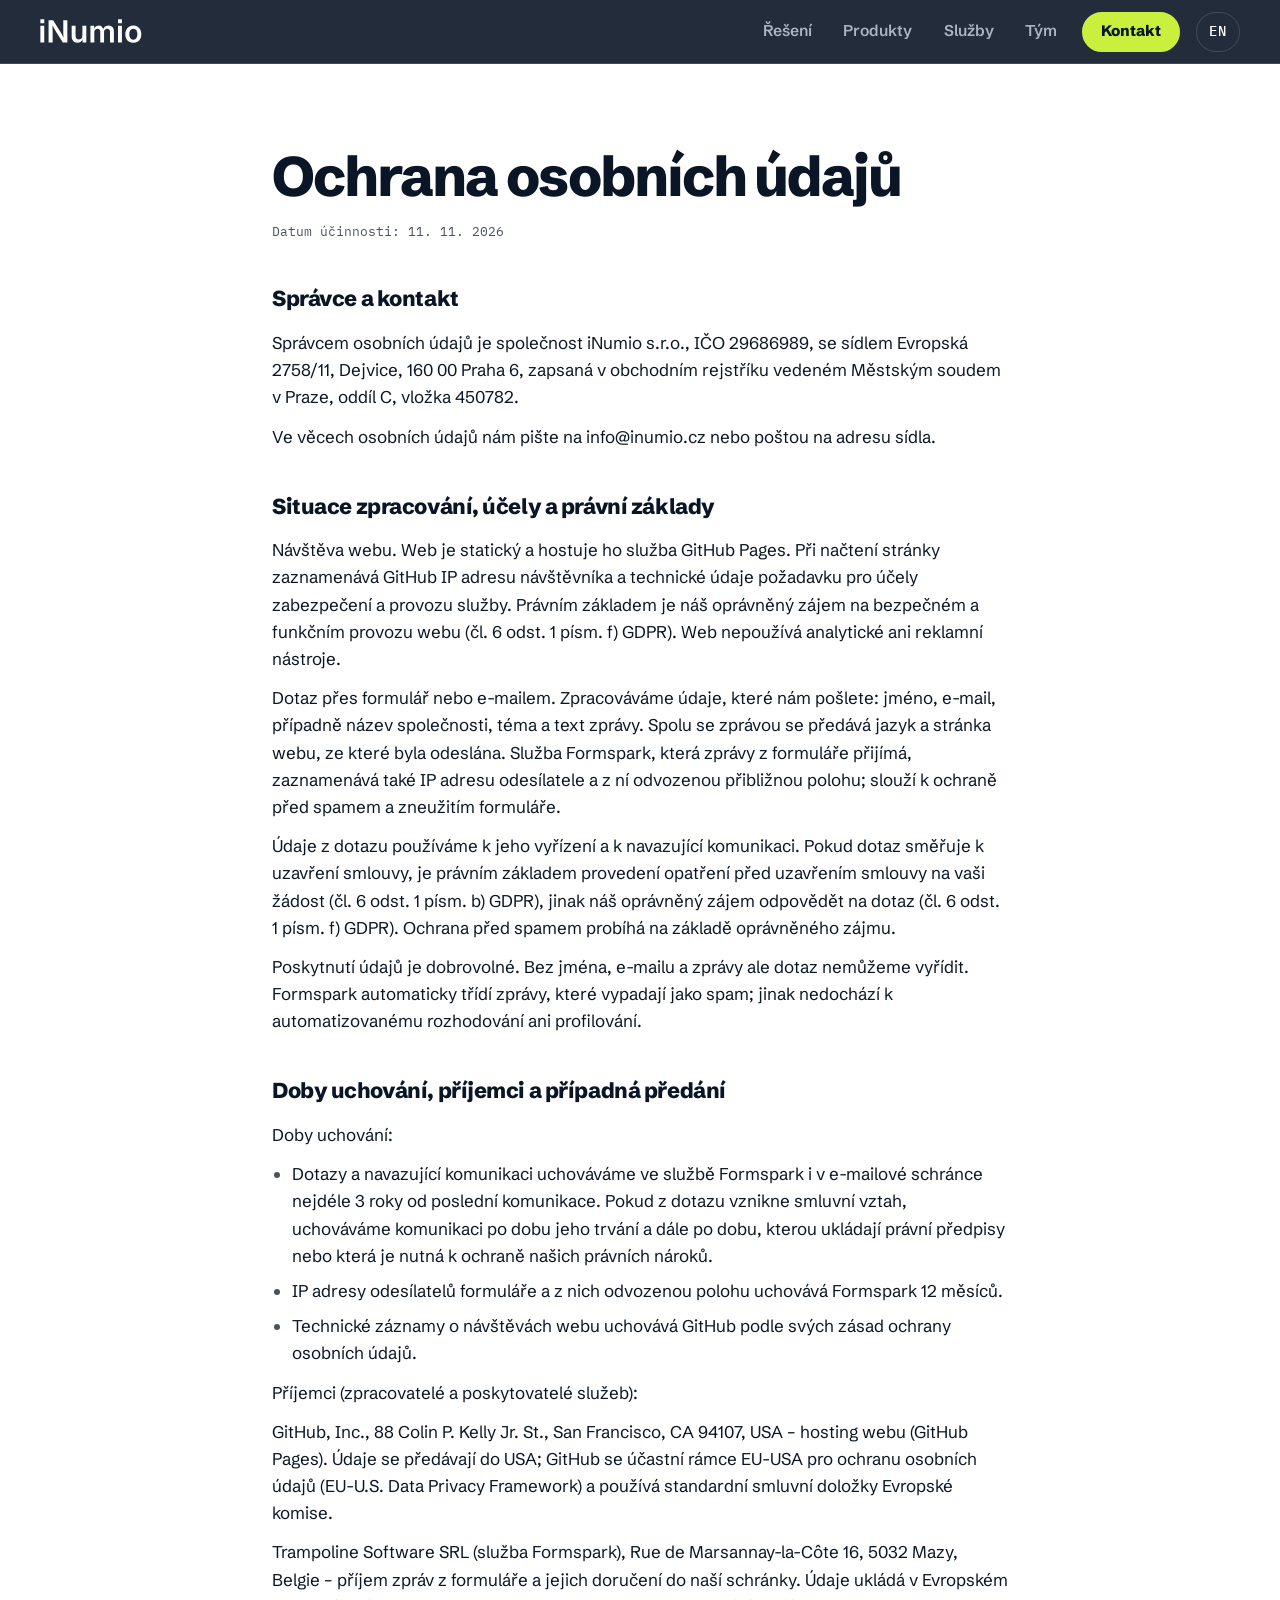
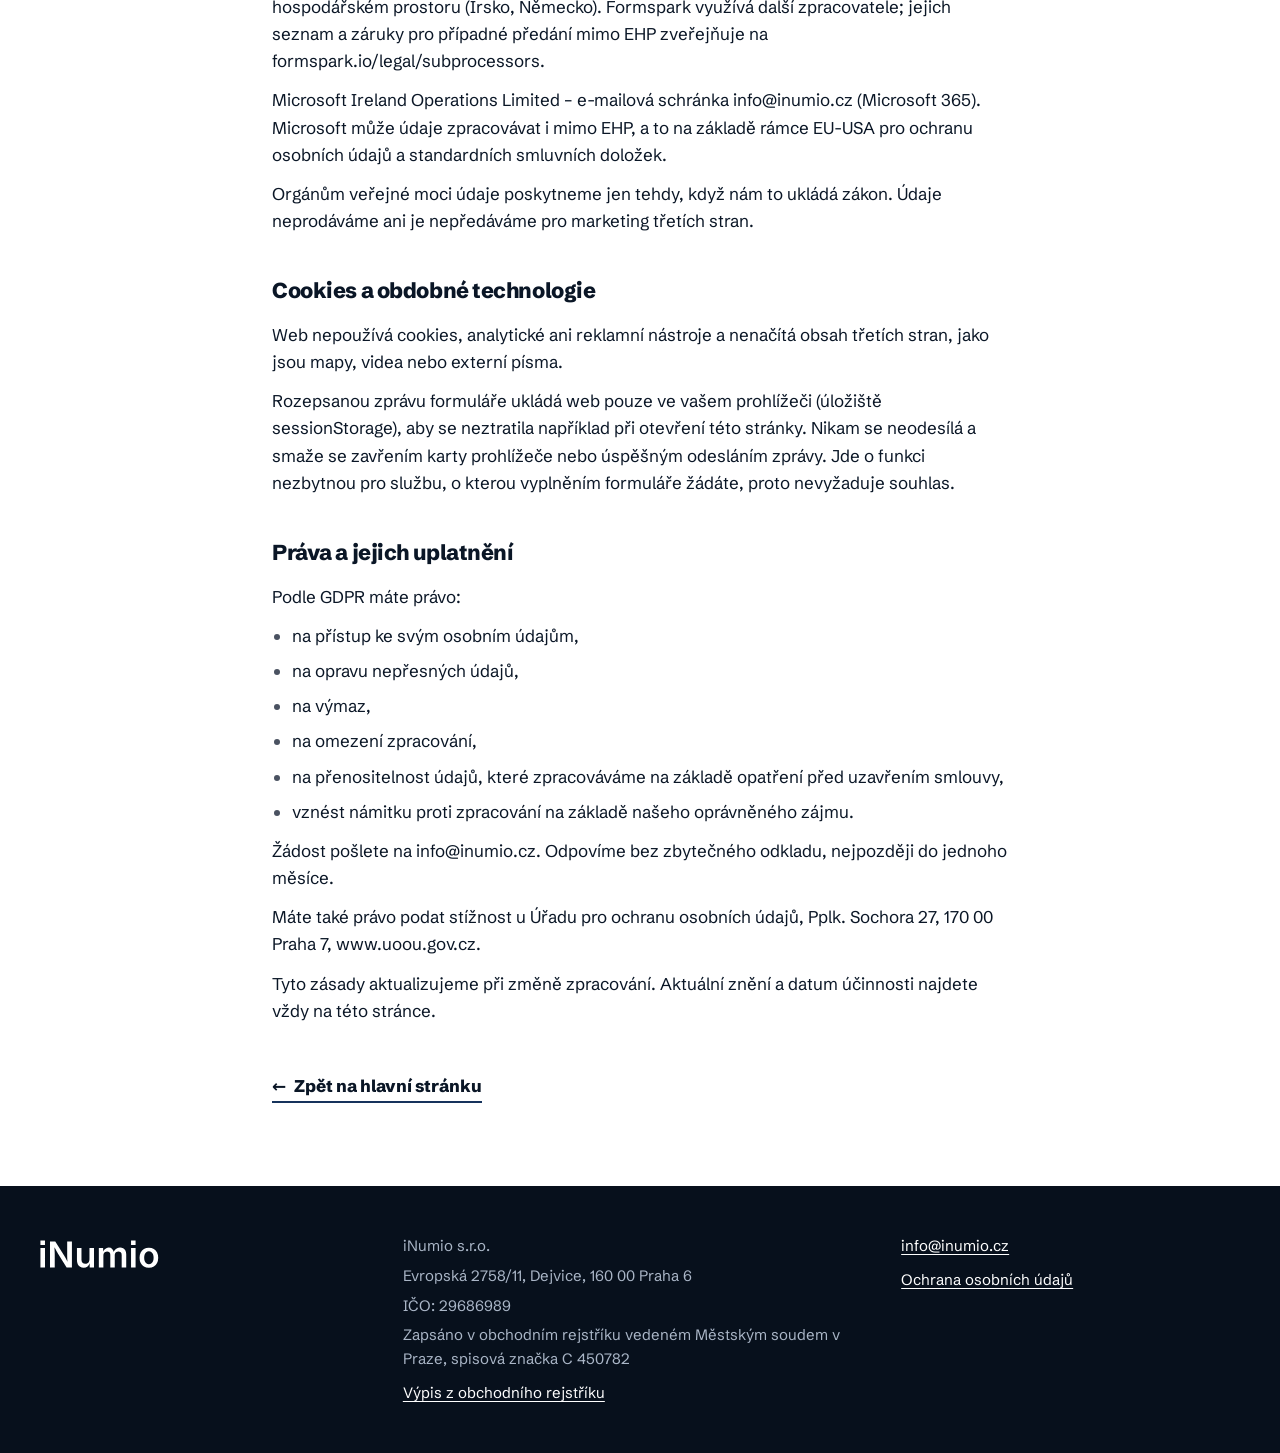
<file: cs/soukromi/index.html>
<!DOCTYPE html><html lang="cs"><head><meta charset="utf-8"><script>
      // Před vykreslením: .js (vylepšení s JS) a .rv (animace při skrolování, jen bez „omezit pohyb“).
      // Pojistka: když se hlavní skript do 3 s nespustí, animace se vypne a obsah je vidět.
      (function () {
        var d = document.documentElement;
        d.classList.add('js');
        if (!matchMedia('(prefers-reduced-motion: reduce)').matches) {
          d.classList.add('rv');
          setTimeout(function () { if (!window.__inumioReady) d.classList.remove('rv'); }, 3000);
        }
      })();
    </script><meta name="viewport" content="width=device-width, initial-scale=1"><title>Ochrana osobních údajů | iNumio</title><meta name="description" content="Software, implementace a konzultace pro investiční společnosti a OCP. Propojte systémy, produktová data a výpočty portfolií s iNumio."><link rel="canonical" href="https://www.inumio.cz/cs/soukromi/"><link rel="alternate" hreflang="cs" href="https://www.inumio.cz/cs/soukromi/"><link rel="alternate" hreflang="en" href="https://www.inumio.cz/en/privacy/"><link rel="alternate" hreflang="x-default" href="https://www.inumio.cz/cs/soukromi/"><meta property="og:type" content="website"><meta property="og:title" content="Ochrana osobních údajů | iNumio"><meta property="og:description" content="Software, implementace a konzultace pro investiční společnosti a OCP. Propojte systémy, produktová data a výpočty portfolií s iNumio."><meta property="og:url" content="https://www.inumio.cz/cs/soukromi/"><meta property="og:locale" content="cs_CZ"><meta name="theme-color" content="#0a1626"><link rel="icon" href="/favicon.ico" sizes="32x32"><link rel="icon" href="/favicon.svg" type="image/svg+xml"><link rel="apple-touch-icon" href="/apple-touch-icon.png"><link rel="stylesheet" href="/_astro/Base.CDqVg4jB.css"><link rel="stylesheet" href="/_astro/Footer.Ba-FtG9m.css"><style>.doc[data-astro-cid-c4ffhvtj]{max-width:calc(46rem + 2 * var(--gutter));padding-block:clamp(3rem,2rem + 4vw,5.5rem)}.doc-title[data-astro-cid-c4ffhvtj]{font-size:var(--fs-h2);letter-spacing:-.035em;font-weight:800;line-height:1.05}.effective[data-astro-cid-c4ffhvtj]{color:var(--muted);font-family:var(--font-mono);font-size:var(--fs-mono);margin-top:1rem}.doc-sec[data-astro-cid-c4ffhvtj]{gap:.75rem;margin-top:2.5rem;display:grid}.doc-sec[data-astro-cid-c4ffhvtj] h2[data-astro-cid-c4ffhvtj]{letter-spacing:-.02em;font-size:1.35rem;font-weight:800}.todo[data-astro-cid-c4ffhvtj]{white-space:normal}.doc-sec[data-astro-cid-c4ffhvtj] ul[data-astro-cid-c4ffhvtj]{gap:.5rem;padding-left:1.25rem;list-style:outside;display:grid}.doc-sec[data-astro-cid-c4ffhvtj] li[data-astro-cid-c4ffhvtj]::marker{color:var(--muted)}.back[data-astro-cid-c4ffhvtj]{margin-top:3rem}
</style></head><body><header class="site-header surface-dark" data-header data-astro-cid-nen7h5rs><a class="skip-link" href="#main" data-astro-cid-nen7h5rs>Přeskočit na obsah</a><div class="wrap bar" data-astro-cid-nen7h5rs><a class="wordmark wordmark--morph" href="/cs/" aria-label="iNumio" data-astro-cid-qisgtjgl><svg class="wm-text" viewBox="220 36 419 99" aria-hidden="true" focusable="false" data-astro-cid-qisgtjgl><path fill="currentColor" d="M221.52 133V63.97H237.57V133ZM221.52 37.39H237.57V53.44H221.52ZM255.36 133V41H274L305.8 91.69Q307.78 94.84 310 98.82Q312.22 102.81 314.63 107.72Q317.04 112.62 319.39 118.61H317.53Q317.1 113.43 316.76 107.96Q316.42 102.5 316.27 97.59Q316.11 92.68 316.11 89.28V41H332.85V133H314.14L285.43 87.37Q282.71 82.99 280.3 78.73Q277.89 74.47 275.12 69.09Q272.34 63.72 268.39 56.13H270.73Q271.1 62.86 271.41 68.88Q271.72 74.9 271.94 79.65Q272.15 84.41 272.15 87.31V133ZM374.28 133.86Q367.18 133.86 361.84 130.84Q356.5 127.81 353.56 121.98Q350.63 116.14 350.63 107.87V63.97H366.68V105.4Q366.68 112.32 370.3 116.27Q373.91 120.22 380.21 120.22Q384.47 120.22 387.8 118.37Q391.13 116.51 393.02 112.93Q394.9 109.35 394.9 104.41V63.97H411.02V133H395.77L395.58 115.96H396.81Q393.91 124.97 388.23 129.42Q382.55 133.86 374.28 133.86ZM428.06 133V63.97H443.12L443.74 80.58H442.57Q444.05 74.4 447.17 70.51Q450.29 66.62 454.45 64.74Q458.62 62.86 463.19 62.86Q470.66 62.86 475.26 67.55Q479.86 72.24 481.78 81.38H479.86Q481.28 75.21 484.71 71.1Q488.14 66.99 492.86 64.93Q497.58 62.86 502.95 62.86Q509.19 62.86 514.13 65.57Q519.07 68.29 521.97 73.51Q524.87 78.73 524.87 86.44V133H508.82V88.91Q508.82 82.49 505.3 79.53Q501.78 76.57 496.84 76.57Q493.01 76.57 490.17 78.23Q487.33 79.9 485.82 82.83Q484.31 85.77 484.31 89.66V133H468.62V88.17Q468.62 82.92 465.35 79.74Q462.08 76.57 456.95 76.57Q453.43 76.57 450.5 78.17Q447.57 79.78 445.84 82.92Q444.11 86.07 444.11 90.7V133ZM541.92 133V63.97H557.97V133ZM541.92 37.39H557.97V53.44H541.92ZM604.96 134.42Q594.89 134.42 587.48 129.94Q580.07 125.47 576.03 117.47Q571.99 109.48 571.99 98.86Q571.99 88.11 576.03 80.05Q580.07 72 587.48 67.55Q594.89 63.1 604.96 63.1Q615.08 63.1 622.49 67.55Q629.9 72 633.95 80.05Q637.99 88.11 637.99 98.86Q637.99 109.48 633.95 117.47Q629.9 125.47 622.49 129.94Q615.08 134.42 604.96 134.42ZM604.96 121.39Q610.58 121.39 614.31 118.37Q618.05 115.34 619.87 110.22Q621.69 105.09 621.69 98.79Q621.69 92.43 619.87 87.31Q618.05 82.18 614.31 79.16Q610.58 76.13 604.96 76.13Q599.34 76.13 595.66 79.16Q591.99 82.18 590.17 87.28Q588.35 92.37 588.35 98.79Q588.35 105.09 590.17 110.22Q591.99 115.34 595.66 118.37Q599.34 121.39 604.96 121.39Z" data-astro-cid-qisgtjgl></path></svg><svg class="wm-mark" viewBox="0 0 168 174" aria-hidden="true" focusable="false" data-astro-cid-qisgtjgl><path fill="currentColor" d="M0 0L40 0L168 174L128 174L42.667 58L0 58ZM128 0L168 0L168 174L128 174ZM0 76L40 76L40 174L0 174Z" data-astro-cid-qisgtjgl></path><path fill="var(--signal)" d="M0 58L40 58L40 76L0 76Z" data-astro-cid-qisgtjgl></path></svg></a><nav class="nav" aria-label="Hlavní navigace" data-astro-cid-nen7h5rs><button class="menu-btn" type="button" aria-expanded="false" aria-controls="site-menu" data-menu-btn data-label-open="Otevřít menu" data-label-close="Zavřít menu" data-astro-cid-nen7h5rs><span class="menu-icon" aria-hidden="true" data-astro-cid-nen7h5rs></span><span class="sr-only" data-menu-label data-astro-cid-nen7h5rs>Otevřít menu</span></button><ul id="site-menu" class="menu" data-menu data-astro-cid-nen7h5rs><li data-astro-cid-nen7h5rs><a class="menu-link" href="/cs/#reseni" data-astro-cid-nen7h5rs>Řešení</a></li><li data-astro-cid-nen7h5rs><a class="menu-link" href="/cs/#produkty" data-astro-cid-nen7h5rs>Produkty</a></li><li data-astro-cid-nen7h5rs><a class="menu-link" href="/cs/#sluzby" data-astro-cid-nen7h5rs>Služby</a></li><li data-astro-cid-nen7h5rs><a class="menu-link" href="/cs/#tym" data-astro-cid-nen7h5rs>Tým</a></li><li class="menu-contact" data-astro-cid-nen7h5rs><a class="btn btn--sm" href="/cs/#kontakt" data-astro-cid-nen7h5rs>Kontakt</a></li></ul></nav><a class="lang" href="/en/privacy/" hreflang="en" lang="en" data-lang-switch data-astro-cid-nen7h5rs><span aria-hidden="true" data-astro-cid-nen7h5rs>EN</span><span class="sr-only" data-astro-cid-nen7h5rs>English</span></a></div></header><main id="main" tabindex="-1" class="surface-light" data-astro-cid-c4ffhvtj><article class="wrap doc" data-astro-cid-c4ffhvtj><h1 class="doc-title" data-astro-cid-c4ffhvtj>Ochrana osobních údajů</h1><p class="effective" data-astro-cid-c4ffhvtj>Datum účinnosti: 11. 11. 2026</p><section class="doc-sec" data-astro-cid-c4ffhvtj><h2 data-astro-cid-c4ffhvtj>Správce a kontakt</h2><p data-astro-cid-c4ffhvtj>Správcem osobních údajů je společnost iNumio s.r.o., IČO 29686989, se sídlem Evropská 2758/11, Dejvice, 160 00 Praha 6, zapsaná v obchodním rejstříku vedeném Městským soudem v Praze, oddíl C, vložka 450782.</p><p data-astro-cid-c4ffhvtj>Ve věcech osobních údajů nám pište na info@inumio.cz nebo poštou na adresu sídla.</p></section><section class="doc-sec" data-astro-cid-c4ffhvtj><h2 data-astro-cid-c4ffhvtj>Situace zpracování, účely a právní základy</h2><p data-astro-cid-c4ffhvtj>Návštěva webu. Web je statický a hostuje ho služba GitHub Pages. Při načtení stránky zaznamenává GitHub IP adresu návštěvníka a technické údaje požadavku pro účely zabezpečení a provozu služby. Právním základem je náš oprávněný zájem na bezpečném a funkčním provozu webu (čl. 6 odst. 1 písm. f) GDPR). Web nepoužívá analytické ani reklamní nástroje.</p><p data-astro-cid-c4ffhvtj>Dotaz přes formulář nebo e-mailem. Zpracováváme údaje, které nám pošlete: jméno, e-mail, případně název společnosti, téma a text zprávy. Spolu se zprávou se předává jazyk a stránka webu, ze které byla odeslána. Služba Formspark, která zprávy z formuláře přijímá, zaznamenává také IP adresu odesílatele a z ní odvozenou přibližnou polohu; slouží k ochraně před spamem a zneužitím formuláře.</p><p data-astro-cid-c4ffhvtj>Údaje z dotazu používáme k jeho vyřízení a k navazující komunikaci. Pokud dotaz směřuje k uzavření smlouvy, je právním základem provedení opatření před uzavřením smlouvy na vaši žádost (čl. 6 odst. 1 písm. b) GDPR), jinak náš oprávněný zájem odpovědět na dotaz (čl. 6 odst. 1 písm. f) GDPR). Ochrana před spamem probíhá na základě oprávněného zájmu.</p><p data-astro-cid-c4ffhvtj>Poskytnutí údajů je dobrovolné. Bez jména, e-mailu a zprávy ale dotaz nemůžeme vyřídit. Formspark automaticky třídí zprávy, které vypadají jako spam; jinak nedochází k automatizovanému rozhodování ani profilování.</p></section><section class="doc-sec" data-astro-cid-c4ffhvtj><h2 data-astro-cid-c4ffhvtj>Doby uchování, příjemci a případná předání</h2><p data-astro-cid-c4ffhvtj>Doby uchování:</p><ul data-astro-cid-c4ffhvtj><li data-astro-cid-c4ffhvtj>Dotazy a navazující komunikaci uchováváme ve službě Formspark i v e-mailové schránce nejdéle 3 roky od poslední komunikace. Pokud z dotazu vznikne smluvní vztah, uchováváme komunikaci po dobu jeho trvání a dále po dobu, kterou ukládají právní předpisy nebo která je nutná k ochraně našich právních nároků.</li><li data-astro-cid-c4ffhvtj>IP adresy odesílatelů formuláře a z nich odvozenou polohu uchovává Formspark 12 měsíců.</li><li data-astro-cid-c4ffhvtj>Technické záznamy o návštěvách webu uchovává GitHub podle svých zásad ochrany osobních údajů.</li></ul><p data-astro-cid-c4ffhvtj>Příjemci (zpracovatelé a poskytovatelé služeb):</p><p data-astro-cid-c4ffhvtj>GitHub, Inc., 88 Colin P. Kelly Jr. St., San Francisco, CA 94107, USA – hosting webu (GitHub Pages). Údaje se předávají do USA; GitHub se účastní rámce EU-USA pro ochranu osobních údajů (EU-U.S. Data Privacy Framework) a používá standardní smluvní doložky Evropské komise.</p><p data-astro-cid-c4ffhvtj>Trampoline Software SRL (služba Formspark), Rue de Marsannay-la-Côte 16, 5032 Mazy, Belgie – příjem zpráv z formuláře a jejich doručení do naší schránky. Údaje ukládá v Evropském hospodářském prostoru (Irsko, Německo). Formspark využívá další zpracovatele; jejich seznam a záruky pro případné předání mimo EHP zveřejňuje na formspark.io/legal/subprocessors.</p><p data-astro-cid-c4ffhvtj>Microsoft Ireland Operations Limited – e-mailová schránka info@inumio.cz (Microsoft 365). Microsoft může údaje zpracovávat i mimo EHP, a to na základě rámce EU-USA pro ochranu osobních údajů a standardních smluvních doložek.</p><p data-astro-cid-c4ffhvtj>Orgánům veřejné moci údaje poskytneme jen tehdy, když nám to ukládá zákon. Údaje neprodáváme ani je nepředáváme pro marketing třetích stran.</p></section><section class="doc-sec" data-astro-cid-c4ffhvtj><h2 data-astro-cid-c4ffhvtj>Cookies a obdobné technologie</h2><p data-astro-cid-c4ffhvtj>Web nepoužívá cookies, analytické ani reklamní nástroje a nenačítá obsah třetích stran, jako jsou mapy, videa nebo externí písma.</p><p data-astro-cid-c4ffhvtj>Rozepsanou zprávu formuláře ukládá web pouze ve vašem prohlížeči (úložiště sessionStorage), aby se neztratila například při otevření této stránky. Nikam se neodesílá a smaže se zavřením karty prohlížeče nebo úspěšným odesláním zprávy. Jde o funkci nezbytnou pro službu, o kterou vyplněním formuláře žádáte, proto nevyžaduje souhlas.</p></section><section class="doc-sec" data-astro-cid-c4ffhvtj><h2 data-astro-cid-c4ffhvtj>Práva a jejich uplatnění</h2><p data-astro-cid-c4ffhvtj>Podle GDPR máte právo:</p><ul data-astro-cid-c4ffhvtj><li data-astro-cid-c4ffhvtj>na přístup ke svým osobním údajům,</li><li data-astro-cid-c4ffhvtj>na opravu nepřesných údajů,</li><li data-astro-cid-c4ffhvtj>na výmaz,</li><li data-astro-cid-c4ffhvtj>na omezení zpracování,</li><li data-astro-cid-c4ffhvtj>na přenositelnost údajů, které zpracováváme na základě opatření před uzavřením smlouvy,</li><li data-astro-cid-c4ffhvtj>vznést námitku proti zpracování na základě našeho oprávněného zájmu.</li></ul><p data-astro-cid-c4ffhvtj>Žádost pošlete na info@inumio.cz. Odpovíme bez zbytečného odkladu, nejpozději do jednoho měsíce.</p><p data-astro-cid-c4ffhvtj>Máte také právo podat stížnost u Úřadu pro ochranu osobních údajů, Pplk. Sochora 27, 170 00 Praha 7, www.uoou.gov.cz.</p><p data-astro-cid-c4ffhvtj>Tyto zásady aktualizujeme při změně zpracování. Aktuální znění a datum účinnosti najdete vždy na této stránce.</p></section><p class="back" data-astro-cid-c4ffhvtj><a class="link-arrow" href="/cs/#kontakt" data-back-link data-astro-cid-c4ffhvtj><span class="arrow" aria-hidden="true" data-astro-cid-c4ffhvtj>←</span> Zpět na hlavní stránku</a></p></article></main><footer class="site-footer surface-dark" data-astro-cid-jo6i4kqk><div class="wrap grid" data-astro-cid-jo6i4kqk><div data-astro-cid-jo6i4kqk><a class="wordmark" href="/cs/" aria-label="iNumio" data-astro-cid-qisgtjgl><svg class="wm-text" viewBox="220 36 419 99" aria-hidden="true" focusable="false" data-astro-cid-qisgtjgl><path fill="currentColor" d="M221.52 133V63.97H237.57V133ZM221.52 37.39H237.57V53.44H221.52ZM255.36 133V41H274L305.8 91.69Q307.78 94.84 310 98.82Q312.22 102.81 314.63 107.72Q317.04 112.62 319.39 118.61H317.53Q317.1 113.43 316.76 107.96Q316.42 102.5 316.27 97.59Q316.11 92.68 316.11 89.28V41H332.85V133H314.14L285.43 87.37Q282.71 82.99 280.3 78.73Q277.89 74.47 275.12 69.09Q272.34 63.72 268.39 56.13H270.73Q271.1 62.86 271.41 68.88Q271.72 74.9 271.94 79.65Q272.15 84.41 272.15 87.31V133ZM374.28 133.86Q367.18 133.86 361.84 130.84Q356.5 127.81 353.56 121.98Q350.63 116.14 350.63 107.87V63.97H366.68V105.4Q366.68 112.32 370.3 116.27Q373.91 120.22 380.21 120.22Q384.47 120.22 387.8 118.37Q391.13 116.51 393.02 112.93Q394.9 109.35 394.9 104.41V63.97H411.02V133H395.77L395.58 115.96H396.81Q393.91 124.97 388.23 129.42Q382.55 133.86 374.28 133.86ZM428.06 133V63.97H443.12L443.74 80.58H442.57Q444.05 74.4 447.17 70.51Q450.29 66.62 454.45 64.74Q458.62 62.86 463.19 62.86Q470.66 62.86 475.26 67.55Q479.86 72.24 481.78 81.38H479.86Q481.28 75.21 484.71 71.1Q488.14 66.99 492.86 64.93Q497.58 62.86 502.95 62.86Q509.19 62.86 514.13 65.57Q519.07 68.29 521.97 73.51Q524.87 78.73 524.87 86.44V133H508.82V88.91Q508.82 82.49 505.3 79.53Q501.78 76.57 496.84 76.57Q493.01 76.57 490.17 78.23Q487.33 79.9 485.82 82.83Q484.31 85.77 484.31 89.66V133H468.62V88.17Q468.62 82.92 465.35 79.74Q462.08 76.57 456.95 76.57Q453.43 76.57 450.5 78.17Q447.57 79.78 445.84 82.92Q444.11 86.07 444.11 90.7V133ZM541.92 133V63.97H557.97V133ZM541.92 37.39H557.97V53.44H541.92ZM604.96 134.42Q594.89 134.42 587.48 129.94Q580.07 125.47 576.03 117.47Q571.99 109.48 571.99 98.86Q571.99 88.11 576.03 80.05Q580.07 72 587.48 67.55Q594.89 63.1 604.96 63.1Q615.08 63.1 622.49 67.55Q629.9 72 633.95 80.05Q637.99 88.11 637.99 98.86Q637.99 109.48 633.95 117.47Q629.9 125.47 622.49 129.94Q615.08 134.42 604.96 134.42ZM604.96 121.39Q610.58 121.39 614.31 118.37Q618.05 115.34 619.87 110.22Q621.69 105.09 621.69 98.79Q621.69 92.43 619.87 87.31Q618.05 82.18 614.31 79.16Q610.58 76.13 604.96 76.13Q599.34 76.13 595.66 79.16Q591.99 82.18 590.17 87.28Q588.35 92.37 588.35 98.79Q588.35 105.09 590.17 110.22Q591.99 115.34 595.66 118.37Q599.34 121.39 604.96 121.39Z" data-astro-cid-qisgtjgl></path></svg></a></div><address class="ident" data-astro-cid-jo6i4kqk><span data-astro-cid-jo6i4kqk>iNumio s.r.o.</span><span data-astro-cid-jo6i4kqk>Evropská 2758/11, Dejvice, 160 00 Praha 6</span><span data-astro-cid-jo6i4kqk>IČO: 29686989</span><span data-astro-cid-jo6i4kqk>Zapsáno v obchodním rejstříku vedeném Městským soudem v Praze, spisová značka C 450782</span><a class="reg-link" href="https://or.justice.cz/ias/ui/rejstrik-$firma?ico=29686989" rel="noopener" data-astro-cid-jo6i4kqk>Výpis z obchodního rejstříku</a></address><div class="links" data-astro-cid-jo6i4kqk><a href="mailto:info@inumio.cz" data-astro-cid-jo6i4kqk>info@inumio.cz</a><a href="/cs/soukromi/" data-astro-cid-jo6i4kqk>Ochrana osobních údajů</a></div></div></footer><script type="module" src="/_astro/Base.astro_astro_type_script_index_0_lang.Dpj5DbYI.js"></script></body></html>
</file>
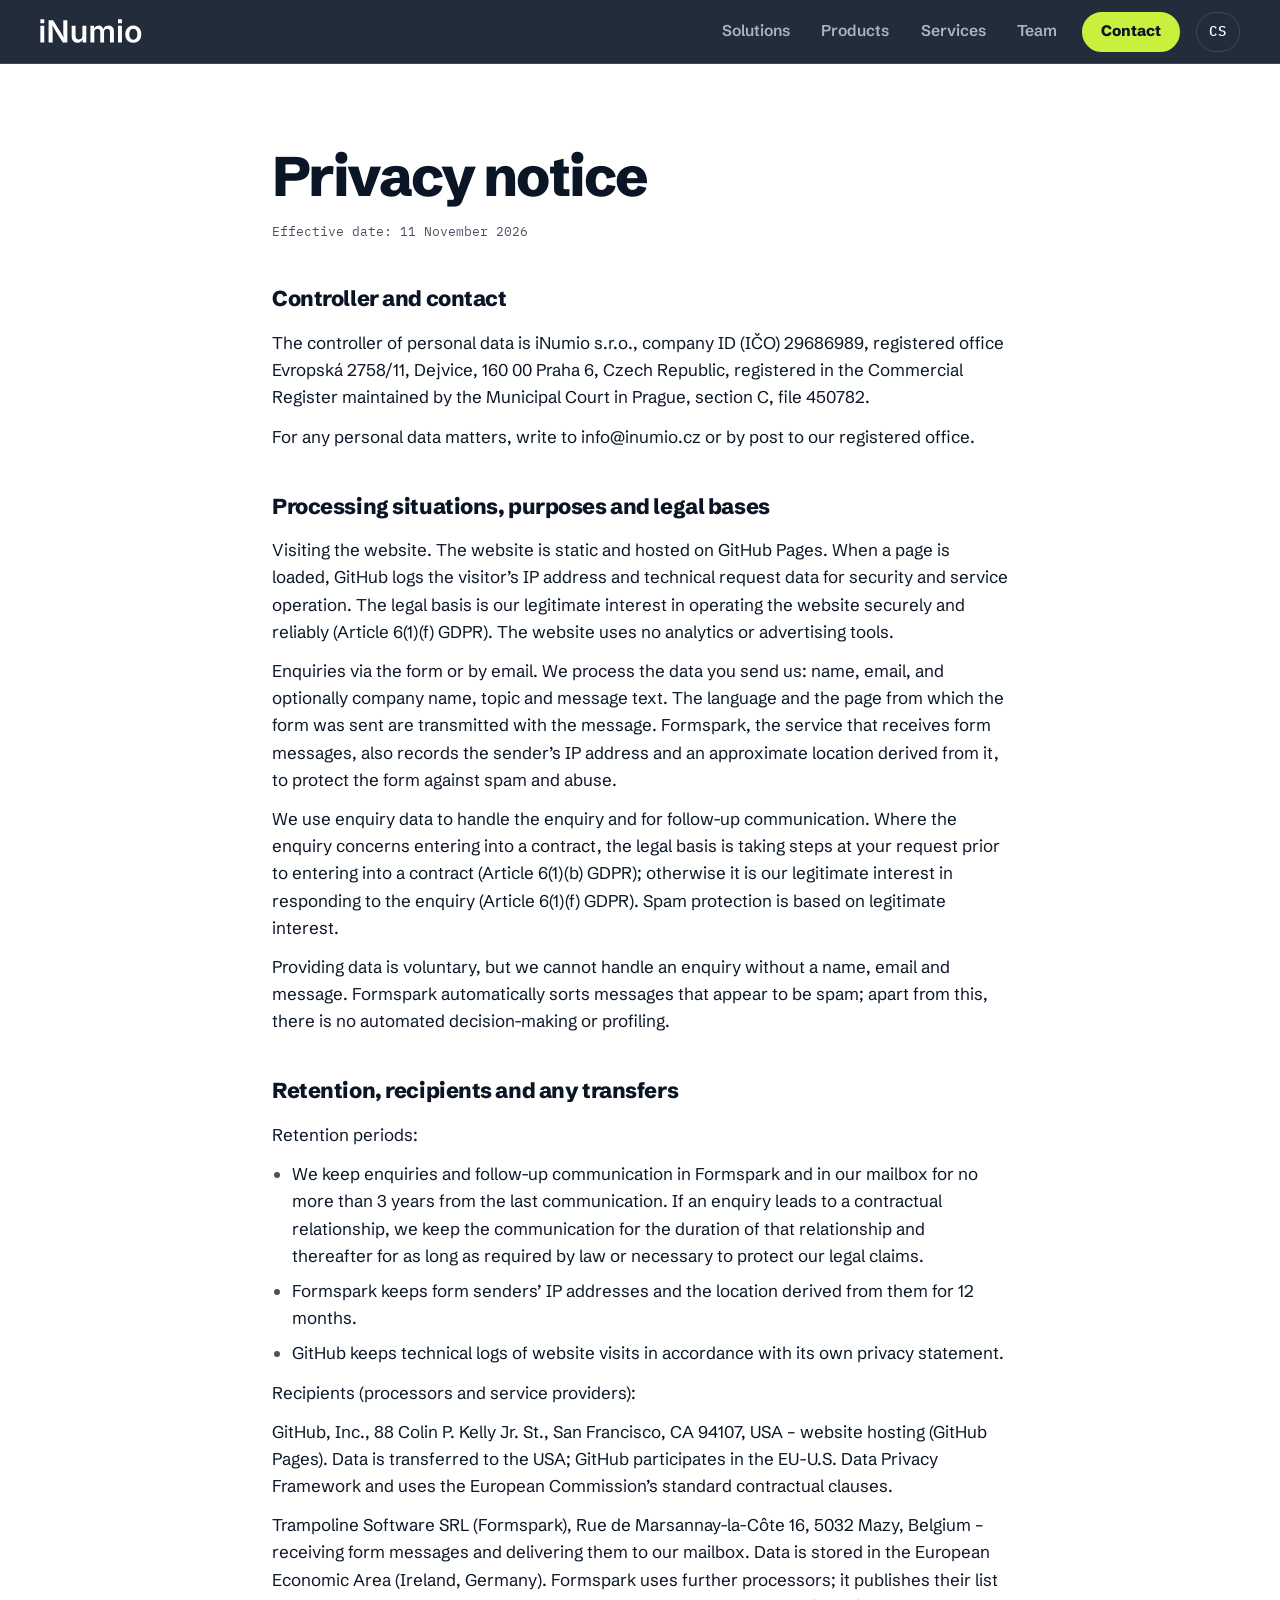
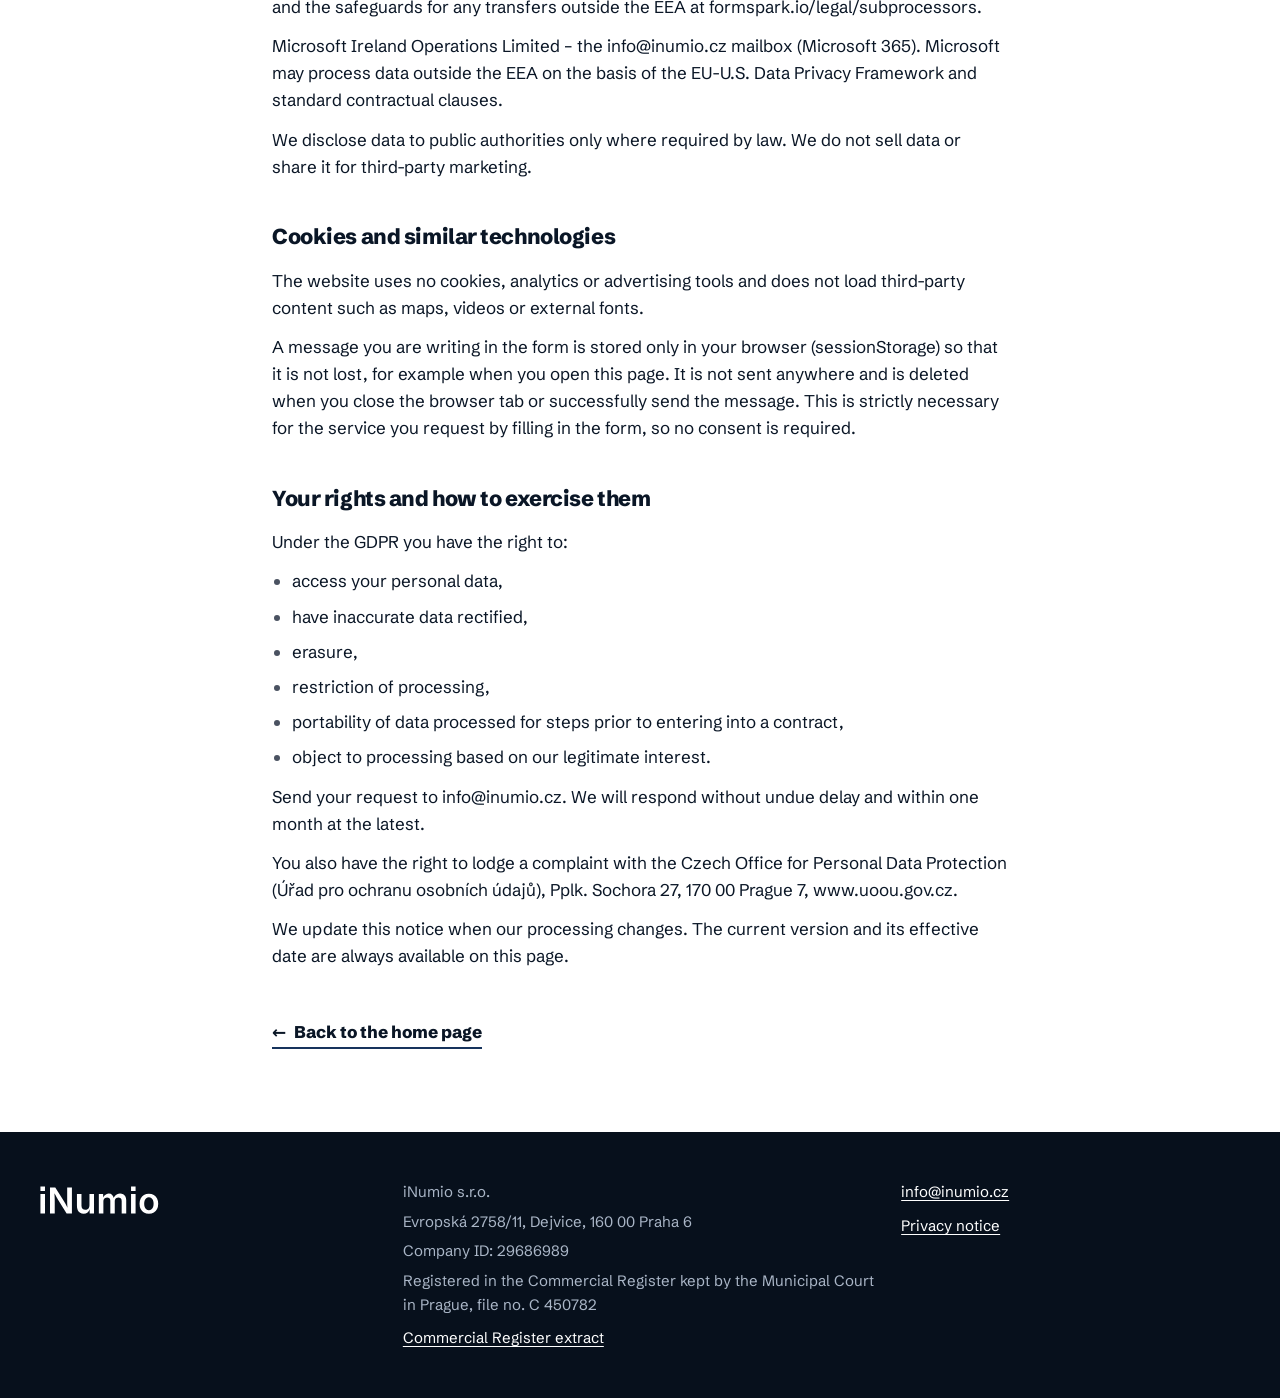
<file: en/privacy/index.html>
<!DOCTYPE html><html lang="en"><head><meta charset="utf-8"><script>
      // Před vykreslením: .js (vylepšení s JS) a .rv (animace při skrolování, jen bez „omezit pohyb“).
      // Pojistka: když se hlavní skript do 3 s nespustí, animace se vypne a obsah je vidět.
      (function () {
        var d = document.documentElement;
        d.classList.add('js');
        if (!matchMedia('(prefers-reduced-motion: reduce)').matches) {
          d.classList.add('rv');
          setTimeout(function () { if (!window.__inumioReady) d.classList.remove('rv'); }, 3000);
        }
      })();
    </script><meta name="viewport" content="width=device-width, initial-scale=1"><title>Privacy notice | iNumio</title><meta name="description" content="Software, implementation and consulting for asset managers and securities brokers. Connect systems, product data and portfolio calculations with iNumio."><link rel="canonical" href="https://www.inumio.cz/en/privacy/"><link rel="alternate" hreflang="cs" href="https://www.inumio.cz/cs/soukromi/"><link rel="alternate" hreflang="en" href="https://www.inumio.cz/en/privacy/"><link rel="alternate" hreflang="x-default" href="https://www.inumio.cz/cs/soukromi/"><meta property="og:type" content="website"><meta property="og:title" content="Privacy notice | iNumio"><meta property="og:description" content="Software, implementation and consulting for asset managers and securities brokers. Connect systems, product data and portfolio calculations with iNumio."><meta property="og:url" content="https://www.inumio.cz/en/privacy/"><meta property="og:locale" content="en_GB"><meta name="theme-color" content="#0a1626"><link rel="icon" href="/favicon.ico" sizes="32x32"><link rel="icon" href="/favicon.svg" type="image/svg+xml"><link rel="apple-touch-icon" href="/apple-touch-icon.png"><link rel="stylesheet" href="/_astro/Base.CDqVg4jB.css"><link rel="stylesheet" href="/_astro/Footer.Ba-FtG9m.css"><style>.doc[data-astro-cid-c4ffhvtj]{max-width:calc(46rem + 2 * var(--gutter));padding-block:clamp(3rem,2rem + 4vw,5.5rem)}.doc-title[data-astro-cid-c4ffhvtj]{font-size:var(--fs-h2);letter-spacing:-.035em;font-weight:800;line-height:1.05}.effective[data-astro-cid-c4ffhvtj]{color:var(--muted);font-family:var(--font-mono);font-size:var(--fs-mono);margin-top:1rem}.doc-sec[data-astro-cid-c4ffhvtj]{gap:.75rem;margin-top:2.5rem;display:grid}.doc-sec[data-astro-cid-c4ffhvtj] h2[data-astro-cid-c4ffhvtj]{letter-spacing:-.02em;font-size:1.35rem;font-weight:800}.todo[data-astro-cid-c4ffhvtj]{white-space:normal}.doc-sec[data-astro-cid-c4ffhvtj] ul[data-astro-cid-c4ffhvtj]{gap:.5rem;padding-left:1.25rem;list-style:outside;display:grid}.doc-sec[data-astro-cid-c4ffhvtj] li[data-astro-cid-c4ffhvtj]::marker{color:var(--muted)}.back[data-astro-cid-c4ffhvtj]{margin-top:3rem}
</style></head><body><header class="site-header surface-dark" data-header data-astro-cid-nen7h5rs><a class="skip-link" href="#main" data-astro-cid-nen7h5rs>Skip to content</a><div class="wrap bar" data-astro-cid-nen7h5rs><a class="wordmark wordmark--morph" href="/en/" aria-label="iNumio" data-astro-cid-qisgtjgl><svg class="wm-text" viewBox="220 36 419 99" aria-hidden="true" focusable="false" data-astro-cid-qisgtjgl><path fill="currentColor" d="M221.52 133V63.97H237.57V133ZM221.52 37.39H237.57V53.44H221.52ZM255.36 133V41H274L305.8 91.69Q307.78 94.84 310 98.82Q312.22 102.81 314.63 107.72Q317.04 112.62 319.39 118.61H317.53Q317.1 113.43 316.76 107.96Q316.42 102.5 316.27 97.59Q316.11 92.68 316.11 89.28V41H332.85V133H314.14L285.43 87.37Q282.71 82.99 280.3 78.73Q277.89 74.47 275.12 69.09Q272.34 63.72 268.39 56.13H270.73Q271.1 62.86 271.41 68.88Q271.72 74.9 271.94 79.65Q272.15 84.41 272.15 87.31V133ZM374.28 133.86Q367.18 133.86 361.84 130.84Q356.5 127.81 353.56 121.98Q350.63 116.14 350.63 107.87V63.97H366.68V105.4Q366.68 112.32 370.3 116.27Q373.91 120.22 380.21 120.22Q384.47 120.22 387.8 118.37Q391.13 116.51 393.02 112.93Q394.9 109.35 394.9 104.41V63.97H411.02V133H395.77L395.58 115.96H396.81Q393.91 124.97 388.23 129.42Q382.55 133.86 374.28 133.86ZM428.06 133V63.97H443.12L443.74 80.58H442.57Q444.05 74.4 447.17 70.51Q450.29 66.62 454.45 64.74Q458.62 62.86 463.19 62.86Q470.66 62.86 475.26 67.55Q479.86 72.24 481.78 81.38H479.86Q481.28 75.21 484.71 71.1Q488.14 66.99 492.86 64.93Q497.58 62.86 502.95 62.86Q509.19 62.86 514.13 65.57Q519.07 68.29 521.97 73.51Q524.87 78.73 524.87 86.44V133H508.82V88.91Q508.82 82.49 505.3 79.53Q501.78 76.57 496.84 76.57Q493.01 76.57 490.17 78.23Q487.33 79.9 485.82 82.83Q484.31 85.77 484.31 89.66V133H468.62V88.17Q468.62 82.92 465.35 79.74Q462.08 76.57 456.95 76.57Q453.43 76.57 450.5 78.17Q447.57 79.78 445.84 82.92Q444.11 86.07 444.11 90.7V133ZM541.92 133V63.97H557.97V133ZM541.92 37.39H557.97V53.44H541.92ZM604.96 134.42Q594.89 134.42 587.48 129.94Q580.07 125.47 576.03 117.47Q571.99 109.48 571.99 98.86Q571.99 88.11 576.03 80.05Q580.07 72 587.48 67.55Q594.89 63.1 604.96 63.1Q615.08 63.1 622.49 67.55Q629.9 72 633.95 80.05Q637.99 88.11 637.99 98.86Q637.99 109.48 633.95 117.47Q629.9 125.47 622.49 129.94Q615.08 134.42 604.96 134.42ZM604.96 121.39Q610.58 121.39 614.31 118.37Q618.05 115.34 619.87 110.22Q621.69 105.09 621.69 98.79Q621.69 92.43 619.87 87.31Q618.05 82.18 614.31 79.16Q610.58 76.13 604.96 76.13Q599.34 76.13 595.66 79.16Q591.99 82.18 590.17 87.28Q588.35 92.37 588.35 98.79Q588.35 105.09 590.17 110.22Q591.99 115.34 595.66 118.37Q599.34 121.39 604.96 121.39Z" data-astro-cid-qisgtjgl></path></svg><svg class="wm-mark" viewBox="0 0 168 174" aria-hidden="true" focusable="false" data-astro-cid-qisgtjgl><path fill="currentColor" d="M0 0L40 0L168 174L128 174L42.667 58L0 58ZM128 0L168 0L168 174L128 174ZM0 76L40 76L40 174L0 174Z" data-astro-cid-qisgtjgl></path><path fill="var(--signal)" d="M0 58L40 58L40 76L0 76Z" data-astro-cid-qisgtjgl></path></svg></a><nav class="nav" aria-label="Main navigation" data-astro-cid-nen7h5rs><button class="menu-btn" type="button" aria-expanded="false" aria-controls="site-menu" data-menu-btn data-label-open="Open menu" data-label-close="Close menu" data-astro-cid-nen7h5rs><span class="menu-icon" aria-hidden="true" data-astro-cid-nen7h5rs></span><span class="sr-only" data-menu-label data-astro-cid-nen7h5rs>Open menu</span></button><ul id="site-menu" class="menu" data-menu data-astro-cid-nen7h5rs><li data-astro-cid-nen7h5rs><a class="menu-link" href="/en/#solutions" data-astro-cid-nen7h5rs>Solutions</a></li><li data-astro-cid-nen7h5rs><a class="menu-link" href="/en/#products" data-astro-cid-nen7h5rs>Products</a></li><li data-astro-cid-nen7h5rs><a class="menu-link" href="/en/#services" data-astro-cid-nen7h5rs>Services</a></li><li data-astro-cid-nen7h5rs><a class="menu-link" href="/en/#team" data-astro-cid-nen7h5rs>Team</a></li><li class="menu-contact" data-astro-cid-nen7h5rs><a class="btn btn--sm" href="/en/#contact" data-astro-cid-nen7h5rs>Contact</a></li></ul></nav><a class="lang" href="/cs/soukromi/" hreflang="cs" lang="cs" data-lang-switch data-astro-cid-nen7h5rs><span aria-hidden="true" data-astro-cid-nen7h5rs>CS</span><span class="sr-only" data-astro-cid-nen7h5rs>Čeština</span></a></div></header><main id="main" tabindex="-1" class="surface-light" data-astro-cid-c4ffhvtj><article class="wrap doc" data-astro-cid-c4ffhvtj><h1 class="doc-title" data-astro-cid-c4ffhvtj>Privacy notice</h1><p class="effective" data-astro-cid-c4ffhvtj>Effective date: 11 November 2026</p><section class="doc-sec" data-astro-cid-c4ffhvtj><h2 data-astro-cid-c4ffhvtj>Controller and contact</h2><p data-astro-cid-c4ffhvtj>The controller of personal data is iNumio s.r.o., company ID (IČO) 29686989, registered office Evropská 2758/11, Dejvice, 160 00 Praha 6, Czech Republic, registered in the Commercial Register maintained by the Municipal Court in Prague, section C, file 450782.</p><p data-astro-cid-c4ffhvtj>For any personal data matters, write to info@inumio.cz or by post to our registered office.</p></section><section class="doc-sec" data-astro-cid-c4ffhvtj><h2 data-astro-cid-c4ffhvtj>Processing situations, purposes and legal bases</h2><p data-astro-cid-c4ffhvtj>Visiting the website. The website is static and hosted on GitHub Pages. When a page is loaded, GitHub logs the visitor’s IP address and technical request data for security and service operation. The legal basis is our legitimate interest in operating the website securely and reliably (Article 6(1)(f) GDPR). The website uses no analytics or advertising tools.</p><p data-astro-cid-c4ffhvtj>Enquiries via the form or by email. We process the data you send us: name, email, and optionally company name, topic and message text. The language and the page from which the form was sent are transmitted with the message. Formspark, the service that receives form messages, also records the sender’s IP address and an approximate location derived from it, to protect the form against spam and abuse.</p><p data-astro-cid-c4ffhvtj>We use enquiry data to handle the enquiry and for follow-up communication. Where the enquiry concerns entering into a contract, the legal basis is taking steps at your request prior to entering into a contract (Article 6(1)(b) GDPR); otherwise it is our legitimate interest in responding to the enquiry (Article 6(1)(f) GDPR). Spam protection is based on legitimate interest.</p><p data-astro-cid-c4ffhvtj>Providing data is voluntary, but we cannot handle an enquiry without a name, email and message. Formspark automatically sorts messages that appear to be spam; apart from this, there is no automated decision-making or profiling.</p></section><section class="doc-sec" data-astro-cid-c4ffhvtj><h2 data-astro-cid-c4ffhvtj>Retention, recipients and any transfers</h2><p data-astro-cid-c4ffhvtj>Retention periods:</p><ul data-astro-cid-c4ffhvtj><li data-astro-cid-c4ffhvtj>We keep enquiries and follow-up communication in Formspark and in our mailbox for no more than 3 years from the last communication. If an enquiry leads to a contractual relationship, we keep the communication for the duration of that relationship and thereafter for as long as required by law or necessary to protect our legal claims.</li><li data-astro-cid-c4ffhvtj>Formspark keeps form senders’ IP addresses and the location derived from them for 12 months.</li><li data-astro-cid-c4ffhvtj>GitHub keeps technical logs of website visits in accordance with its own privacy statement.</li></ul><p data-astro-cid-c4ffhvtj>Recipients (processors and service providers):</p><p data-astro-cid-c4ffhvtj>GitHub, Inc., 88 Colin P. Kelly Jr. St., San Francisco, CA 94107, USA – website hosting (GitHub Pages). Data is transferred to the USA; GitHub participates in the EU-U.S. Data Privacy Framework and uses the European Commission’s standard contractual clauses.</p><p data-astro-cid-c4ffhvtj>Trampoline Software SRL (Formspark), Rue de Marsannay-la-Côte 16, 5032 Mazy, Belgium – receiving form messages and delivering them to our mailbox. Data is stored in the European Economic Area (Ireland, Germany). Formspark uses further processors; it publishes their list and the safeguards for any transfers outside the EEA at formspark.io/legal/subprocessors.</p><p data-astro-cid-c4ffhvtj>Microsoft Ireland Operations Limited – the info@inumio.cz mailbox (Microsoft 365). Microsoft may process data outside the EEA on the basis of the EU-U.S. Data Privacy Framework and standard contractual clauses.</p><p data-astro-cid-c4ffhvtj>We disclose data to public authorities only where required by law. We do not sell data or share it for third-party marketing.</p></section><section class="doc-sec" data-astro-cid-c4ffhvtj><h2 data-astro-cid-c4ffhvtj>Cookies and similar technologies</h2><p data-astro-cid-c4ffhvtj>The website uses no cookies, analytics or advertising tools and does not load third-party content such as maps, videos or external fonts.</p><p data-astro-cid-c4ffhvtj>A message you are writing in the form is stored only in your browser (sessionStorage) so that it is not lost, for example when you open this page. It is not sent anywhere and is deleted when you close the browser tab or successfully send the message. This is strictly necessary for the service you request by filling in the form, so no consent is required.</p></section><section class="doc-sec" data-astro-cid-c4ffhvtj><h2 data-astro-cid-c4ffhvtj>Your rights and how to exercise them</h2><p data-astro-cid-c4ffhvtj>Under the GDPR you have the right to:</p><ul data-astro-cid-c4ffhvtj><li data-astro-cid-c4ffhvtj>access your personal data,</li><li data-astro-cid-c4ffhvtj>have inaccurate data rectified,</li><li data-astro-cid-c4ffhvtj>erasure,</li><li data-astro-cid-c4ffhvtj>restriction of processing,</li><li data-astro-cid-c4ffhvtj>portability of data processed for steps prior to entering into a contract,</li><li data-astro-cid-c4ffhvtj>object to processing based on our legitimate interest.</li></ul><p data-astro-cid-c4ffhvtj>Send your request to info@inumio.cz. We will respond without undue delay and within one month at the latest.</p><p data-astro-cid-c4ffhvtj>You also have the right to lodge a complaint with the Czech Office for Personal Data Protection (Úřad pro ochranu osobních údajů), Pplk. Sochora 27, 170 00 Prague 7, www.uoou.gov.cz.</p><p data-astro-cid-c4ffhvtj>We update this notice when our processing changes. The current version and its effective date are always available on this page.</p></section><p class="back" data-astro-cid-c4ffhvtj><a class="link-arrow" href="/en/#contact" data-back-link data-astro-cid-c4ffhvtj><span class="arrow" aria-hidden="true" data-astro-cid-c4ffhvtj>←</span> Back to the home page</a></p></article></main><footer class="site-footer surface-dark" data-astro-cid-jo6i4kqk><div class="wrap grid" data-astro-cid-jo6i4kqk><div data-astro-cid-jo6i4kqk><a class="wordmark" href="/en/" aria-label="iNumio" data-astro-cid-qisgtjgl><svg class="wm-text" viewBox="220 36 419 99" aria-hidden="true" focusable="false" data-astro-cid-qisgtjgl><path fill="currentColor" d="M221.52 133V63.97H237.57V133ZM221.52 37.39H237.57V53.44H221.52ZM255.36 133V41H274L305.8 91.69Q307.78 94.84 310 98.82Q312.22 102.81 314.63 107.72Q317.04 112.62 319.39 118.61H317.53Q317.1 113.43 316.76 107.96Q316.42 102.5 316.27 97.59Q316.11 92.68 316.11 89.28V41H332.85V133H314.14L285.43 87.37Q282.71 82.99 280.3 78.73Q277.89 74.47 275.12 69.09Q272.34 63.72 268.39 56.13H270.73Q271.1 62.86 271.41 68.88Q271.72 74.9 271.94 79.65Q272.15 84.41 272.15 87.31V133ZM374.28 133.86Q367.18 133.86 361.84 130.84Q356.5 127.81 353.56 121.98Q350.63 116.14 350.63 107.87V63.97H366.68V105.4Q366.68 112.32 370.3 116.27Q373.91 120.22 380.21 120.22Q384.47 120.22 387.8 118.37Q391.13 116.51 393.02 112.93Q394.9 109.35 394.9 104.41V63.97H411.02V133H395.77L395.58 115.96H396.81Q393.91 124.97 388.23 129.42Q382.55 133.86 374.28 133.86ZM428.06 133V63.97H443.12L443.74 80.58H442.57Q444.05 74.4 447.17 70.51Q450.29 66.62 454.45 64.74Q458.62 62.86 463.19 62.86Q470.66 62.86 475.26 67.55Q479.86 72.24 481.78 81.38H479.86Q481.28 75.21 484.71 71.1Q488.14 66.99 492.86 64.93Q497.58 62.86 502.95 62.86Q509.19 62.86 514.13 65.57Q519.07 68.29 521.97 73.51Q524.87 78.73 524.87 86.44V133H508.82V88.91Q508.82 82.49 505.3 79.53Q501.78 76.57 496.84 76.57Q493.01 76.57 490.17 78.23Q487.33 79.9 485.82 82.83Q484.31 85.77 484.31 89.66V133H468.62V88.17Q468.62 82.92 465.35 79.74Q462.08 76.57 456.95 76.57Q453.43 76.57 450.5 78.17Q447.57 79.78 445.84 82.92Q444.11 86.07 444.11 90.7V133ZM541.92 133V63.97H557.97V133ZM541.92 37.39H557.97V53.44H541.92ZM604.96 134.42Q594.89 134.42 587.48 129.94Q580.07 125.47 576.03 117.47Q571.99 109.48 571.99 98.86Q571.99 88.11 576.03 80.05Q580.07 72 587.48 67.55Q594.89 63.1 604.96 63.1Q615.08 63.1 622.49 67.55Q629.9 72 633.95 80.05Q637.99 88.11 637.99 98.86Q637.99 109.48 633.95 117.47Q629.9 125.47 622.49 129.94Q615.08 134.42 604.96 134.42ZM604.96 121.39Q610.58 121.39 614.31 118.37Q618.05 115.34 619.87 110.22Q621.69 105.09 621.69 98.79Q621.69 92.43 619.87 87.31Q618.05 82.18 614.31 79.16Q610.58 76.13 604.96 76.13Q599.34 76.13 595.66 79.16Q591.99 82.18 590.17 87.28Q588.35 92.37 588.35 98.79Q588.35 105.09 590.17 110.22Q591.99 115.34 595.66 118.37Q599.34 121.39 604.96 121.39Z" data-astro-cid-qisgtjgl></path></svg></a></div><address class="ident" data-astro-cid-jo6i4kqk><span data-astro-cid-jo6i4kqk>iNumio s.r.o.</span><span data-astro-cid-jo6i4kqk>Evropská 2758/11, Dejvice, 160 00 Praha 6</span><span data-astro-cid-jo6i4kqk>Company ID: 29686989</span><span data-astro-cid-jo6i4kqk>Registered in the Commercial Register kept by the Municipal Court in Prague, file no. C 450782</span><a class="reg-link" href="https://or.justice.cz/ias/ui/rejstrik-$firma?ico=29686989" rel="noopener" data-astro-cid-jo6i4kqk>Commercial Register extract</a></address><div class="links" data-astro-cid-jo6i4kqk><a href="mailto:info@inumio.cz" data-astro-cid-jo6i4kqk>info@inumio.cz</a><a href="/en/privacy/" data-astro-cid-jo6i4kqk>Privacy notice</a></div></div></footer><script type="module" src="/_astro/Base.astro_astro_type_script_index_0_lang.Dpj5DbYI.js"></script></body></html>
</file>
<file: _astro/Base.CDqVg4jB.css>
@font-face{font-family:Schibsted Grotesk;font-style:normal;font-display:swap;font-weight:400;src:url(/_astro/schibsted-grotesk-latin-ext-400-normal.DHVTfbSM.woff2)format("woff2"),url(/_astro/schibsted-grotesk-latin-ext-400-normal.DUPvg9bQ.woff)format("woff");unicode-range:U+100-2BA,U+2BD-2C5,U+2C7-2CC,U+2CE-2D7,U+2DD-2FF,U+304,U+308,U+329,U+1D00-1DBF,U+1E00-1E9F,U+1EF2-1EFF,U+2020,U+20A0-20AB,U+20AD-20C0,U+2113,U+2C60-2C7F,U+A720-A7FF}@font-face{font-family:Schibsted Grotesk;font-style:normal;font-display:swap;font-weight:400;src:url(/_astro/schibsted-grotesk-latin-400-normal.DPhJBilQ.woff2)format("woff2"),url(/_astro/schibsted-grotesk-latin-400-normal.BkiRe4WW.woff)format("woff");unicode-range:U+??,U+131,U+152-153,U+2BB-2BC,U+2C6,U+2DA,U+2DC,U+304,U+308,U+329,U+2000-206F,U+20AC,U+2122,U+2191,U+2193,U+2212,U+2215,U+FEFF,U+FFFD}@font-face{font-family:Schibsted Grotesk;font-style:normal;font-display:swap;font-weight:600;src:url(/_astro/schibsted-grotesk-latin-ext-600-normal.C5pQPdUJ.woff2)format("woff2"),url(/_astro/schibsted-grotesk-latin-ext-600-normal.DQsnXf5q.woff)format("woff");unicode-range:U+100-2BA,U+2BD-2C5,U+2C7-2CC,U+2CE-2D7,U+2DD-2FF,U+304,U+308,U+329,U+1D00-1DBF,U+1E00-1E9F,U+1EF2-1EFF,U+2020,U+20A0-20AB,U+20AD-20C0,U+2113,U+2C60-2C7F,U+A720-A7FF}@font-face{font-family:Schibsted Grotesk;font-style:normal;font-display:swap;font-weight:600;src:url(/_astro/schibsted-grotesk-latin-600-normal.Czv9Obfv.woff2)format("woff2"),url(/_astro/schibsted-grotesk-latin-600-normal.BieE9YjJ.woff)format("woff");unicode-range:U+??,U+131,U+152-153,U+2BB-2BC,U+2C6,U+2DA,U+2DC,U+304,U+308,U+329,U+2000-206F,U+20AC,U+2122,U+2191,U+2193,U+2212,U+2215,U+FEFF,U+FFFD}@font-face{font-family:Schibsted Grotesk;font-style:normal;font-display:swap;font-weight:800;src:url(/_astro/schibsted-grotesk-latin-ext-800-normal.CZWJQj-F.woff2)format("woff2"),url(/_astro/schibsted-grotesk-latin-ext-800-normal.DS3YHxa9.woff)format("woff");unicode-range:U+100-2BA,U+2BD-2C5,U+2C7-2CC,U+2CE-2D7,U+2DD-2FF,U+304,U+308,U+329,U+1D00-1DBF,U+1E00-1E9F,U+1EF2-1EFF,U+2020,U+20A0-20AB,U+20AD-20C0,U+2113,U+2C60-2C7F,U+A720-A7FF}@font-face{font-family:Schibsted Grotesk;font-style:normal;font-display:swap;font-weight:800;src:url(/_astro/schibsted-grotesk-latin-800-normal.CIaq-TR1.woff2)format("woff2"),url(/_astro/schibsted-grotesk-latin-800-normal.Dl5-MP1T.woff)format("woff");unicode-range:U+??,U+131,U+152-153,U+2BB-2BC,U+2C6,U+2DA,U+2DC,U+304,U+308,U+329,U+2000-206F,U+20AC,U+2122,U+2191,U+2193,U+2212,U+2215,U+FEFF,U+FFFD}@font-face{font-family:IBM Plex Mono;font-style:normal;font-display:swap;font-weight:400;src:url(/_astro/ibm-plex-mono-cyrillic-ext-400-normal.xuaO2J-f.woff2)format("woff2"),url(/_astro/ibm-plex-mono-cyrillic-ext-400-normal.DMdlQ8Kv.woff)format("woff");unicode-range:U+460-52F,U+1C80-1C8A,U+20B4,U+2DE0-2DFF,U+A640-A69F,U+FE2E-FE2F}@font-face{font-family:IBM Plex Mono;font-style:normal;font-display:swap;font-weight:400;src:url(/_astro/ibm-plex-mono-cyrillic-400-normal.BSMlKf0J.woff2)format("woff2"),url(/_astro/ibm-plex-mono-cyrillic-400-normal.CEL4l2ZJ.woff)format("woff");unicode-range:U+301,U+400-45F,U+490-491,U+4B0-4B1,U+2116}@font-face{font-family:IBM Plex Mono;font-style:normal;font-display:swap;font-weight:400;src:url(/_astro/ibm-plex-mono-vietnamese-400-normal.BulugwFq.woff2)format("woff2"),url(/_astro/ibm-plex-mono-vietnamese-400-normal.DDuiU_S-.woff)format("woff");unicode-range:U+102-103,U+110-111,U+128-129,U+168-169,U+1A0-1A1,U+1AF-1B0,U+300-301,U+303-304,U+308-309,U+323,U+329,U+1EA0-1EF9,U+20AB}@font-face{font-family:IBM Plex Mono;font-style:normal;font-display:swap;font-weight:400;src:url(/_astro/ibm-plex-mono-latin-ext-400-normal.BmRBH3aV.woff2)format("woff2"),url(/_astro/ibm-plex-mono-latin-ext-400-normal.D3D2R8hC.woff)format("woff");unicode-range:U+100-2BA,U+2BD-2C5,U+2C7-2CC,U+2CE-2D7,U+2DD-2FF,U+304,U+308,U+329,U+1D00-1DBF,U+1E00-1E9F,U+1EF2-1EFF,U+2020,U+20A0-20AB,U+20AD-20C0,U+2113,U+2C60-2C7F,U+A720-A7FF}@font-face{font-family:IBM Plex Mono;font-style:normal;font-display:swap;font-weight:400;src:url(/_astro/ibm-plex-mono-latin-400-normal.DMJ8VG8y.woff2)format("woff2"),url(/_astro/ibm-plex-mono-latin-400-normal.CvHOgSBP.woff)format("woff");unicode-range:U+??,U+131,U+152-153,U+2BB-2BC,U+2C6,U+2DA,U+2DC,U+304,U+308,U+329,U+2000-206F,U+20AC,U+2122,U+2191,U+2193,U+2212,U+2215,U+FEFF,U+FFFD}@font-face{font-family:IBM Plex Mono;font-style:normal;font-display:swap;font-weight:500;src:url(/_astro/ibm-plex-mono-cyrillic-ext-500-normal.BqneJy0T.woff2)format("woff2"),url(/_astro/ibm-plex-mono-cyrillic-ext-500-normal.BIfNGwUT.woff)format("woff");unicode-range:U+460-52F,U+1C80-1C8A,U+20B4,U+2DE0-2DFF,U+A640-A69F,U+FE2E-FE2F}@font-face{font-family:IBM Plex Mono;font-style:normal;font-display:swap;font-weight:500;src:url(/_astro/ibm-plex-mono-cyrillic-500-normal.Bq9vWWag.woff2)format("woff2"),url(/_astro/ibm-plex-mono-cyrillic-500-normal.Ael50iVv.woff)format("woff");unicode-range:U+301,U+400-45F,U+490-491,U+4B0-4B1,U+2116}@font-face{font-family:IBM Plex Mono;font-style:normal;font-display:swap;font-weight:500;src:url(/_astro/ibm-plex-mono-vietnamese-500-normal.DZ4AoWbu.woff2)format("woff2"),url(/_astro/ibm-plex-mono-vietnamese-500-normal.C8zxqsMH.woff)format("woff");unicode-range:U+102-103,U+110-111,U+128-129,U+168-169,U+1A0-1A1,U+1AF-1B0,U+300-301,U+303-304,U+308-309,U+323,U+329,U+1EA0-1EF9,U+20AB}@font-face{font-family:IBM Plex Mono;font-style:normal;font-display:swap;font-weight:500;src:url(/_astro/ibm-plex-mono-latin-ext-500-normal.CAhNIIs5.woff2)format("woff2"),url(/_astro/ibm-plex-mono-latin-ext-500-normal.CZ70TYgx.woff)format("woff");unicode-range:U+100-2BA,U+2BD-2C5,U+2C7-2CC,U+2CE-2D7,U+2DD-2FF,U+304,U+308,U+329,U+1D00-1DBF,U+1E00-1E9F,U+1EF2-1EFF,U+2020,U+20A0-20AB,U+20AD-20C0,U+2113,U+2C60-2C7F,U+A720-A7FF}@font-face{font-family:IBM Plex Mono;font-style:normal;font-display:swap;font-weight:500;src:url(/_astro/ibm-plex-mono-latin-500-normal.DSY6xOcd.woff2)format("woff2"),url(/_astro/ibm-plex-mono-latin-500-normal.CB9ihrfo.woff)format("woff");unicode-range:U+??,U+131,U+152-153,U+2BB-2BC,U+2C6,U+2DA,U+2DC,U+304,U+308,U+329,U+2000-206F,U+20AC,U+2122,U+2191,U+2193,U+2212,U+2215,U+FEFF,U+FFFD}:root{--ink:#0a1626;--ink-2:#0f2038;--ink-3:#07101c;--navy:#16335c;--navy-2:#1f4478;--slate:#3b424e;--mist:#f4f5f7;--white:#fff;--signal:#c8f03c;--signal-soft:#c8f03c24;--text-dark-muted:#aab6c7;--text-light-muted:#4a5261;--line-light:#dde2e9;--line-dark:#ffffff24;--danger:#b42318;--danger-dark:#ffb4a8;--font-sans:"Schibsted Grotesk", system-ui, -apple-system, "Segoe UI", sans-serif;--font-mono:"IBM Plex Mono", ui-monospace, "SFMono-Regular", Menlo, monospace;--fs-hero:clamp(2.5rem, 1.6rem + 4.6vw, 5.25rem);--fs-h2:clamp(2rem, 1.4rem + 2.6vw, 3.5rem);--fs-h3:clamp(1.35rem, 1.15rem + .8vw, 1.75rem);--fs-product:clamp(2.25rem, 1.8rem + 2vw, 3.25rem);--fs-lead:clamp(1.1rem, 1rem + .45vw, 1.35rem);--fs-body:1.0625rem;--fs-small:.9375rem;--fs-mono:.8125rem;--gutter:16px;--wrap:1200px;--section-y:clamp(4rem, 3rem + 5vw, 7.5rem);--radius:20px;--radius-lg:28px;--header-h:64px}@media (width>=768px){:root{--gutter:32px}}*,:before,:after{box-sizing:border-box}html{-webkit-text-size-adjust:100%;scroll-padding-top:calc(var(--header-h) + 16px)}@media (prefers-reduced-motion:no-preference){html{scroll-behavior:smooth}}body{background:var(--white);color:var(--ink);font-family:var(--font-sans);font-size:var(--fs-body);text-rendering:optimizelegibility;-webkit-font-smoothing:antialiased;margin:0;line-height:1.6}h1,h2,h3,p,ul,ol{margin:0}ul,ol{padding:0;list-style:none}a{color:inherit}img,svg{max-width:100%;display:block}[id]{scroll-margin-top:calc(var(--header-h) + 16px)}.wrap{width:100%;max-width:calc(var(--wrap) + 2 * var(--gutter));padding-inline:var(--gutter);margin-inline:auto}.sr-only{clip:rect(0 0 0 0);white-space:nowrap;border:0;width:1px;height:1px;margin:-1px;padding:0;overflow:hidden;position:absolute!important}.surface-light{background:var(--white);color:var(--ink);--focus:var(--navy);--muted:var(--text-light-muted);--line:var(--line-light);--btn-bg:var(--ink);--btn-fg:var(--white)}.surface-mist{background:var(--mist);color:var(--ink);--focus:var(--navy);--muted:var(--text-light-muted);--line:var(--line-light);--btn-bg:var(--ink);--btn-fg:var(--white)}.surface-dark{background:var(--ink);color:var(--white);--focus:var(--signal);--muted:var(--text-dark-muted);--line:var(--line-dark);--btn-bg:var(--signal);--btn-fg:var(--ink)}body{--focus:var(--navy)}:focus-visible{outline:3px solid var(--focus);outline-offset:3px;border-radius:6px}.skip-link{left:var(--gutter);z-index:100;background:var(--signal);color:var(--ink);border-radius:10px;padding:.6rem 1rem;font-weight:700;position:absolute;top:-100px}.skip-link:focus{top:12px}.section{padding-block:var(--section-y)}.eyebrow{font-family:var(--font-mono);font-size:var(--fs-mono);letter-spacing:.12em;text-transform:uppercase;color:var(--muted);align-items:center;gap:.6rem;font-weight:500;display:inline-flex}.eyebrow:before{content:"";background:var(--signal);width:8px;height:8px;box-shadow:0 0 0 3px var(--signal-soft);border-radius:50%}.surface-light .eyebrow:before,.surface-mist .eyebrow:before{background:var(--navy);box-shadow:0 0 0 3px #16335c1f}.h2{font-size:var(--fs-h2);letter-spacing:-.035em;text-wrap:balance;font-weight:800;line-height:1.04}.lead{font-size:var(--fs-lead);color:var(--muted);line-height:1.5}.muted{color:var(--muted)}.btn{background:var(--btn-bg);min-height:48px;color:var(--btn-fg);border:2px solid var(--btn-bg);font:700 1rem/1.2 var(--font-sans);cursor:pointer;border-radius:999px;justify-content:center;align-items:center;gap:.55rem;padding:.75rem 1.35rem;text-decoration:none;transition:transform .15s,box-shadow .15s;display:inline-flex}.btn:hover{transform:translateY(-1px);box-shadow:0 8px 24px -10px #0a16268c}.btn .arrow{transition:transform .15s}.btn:hover .arrow{transform:translate(3px)}.btn--ghost{color:inherit;background:0 0;border-color:currentColor}.btn--ghost:hover{box-shadow:none;background:#7f7f7f14}.btn[disabled]{opacity:.6;cursor:progress;transform:none}.link-arrow{border-bottom:2px solid var(--signal);align-items:center;gap:.5rem;padding-bottom:2px;font-weight:700;text-decoration:none;display:inline-flex}.surface-light .link-arrow,.surface-mist .link-arrow{border-color:var(--navy)}.link-arrow:hover .arrow{transform:translate(3px)}.arrow{transition:transform .15s;display:inline-block}@media (prefers-reduced-motion:reduce){.btn,.btn .arrow,.arrow{transition:none}.btn:hover{transform:none}}.todo{font-family:var(--font-mono);font-size:var(--fs-mono);color:#3d2f00;background:repeating-linear-gradient(-45deg,#fff4c2,#fff4c2 6px,#ffe68a 6px 12px);border:1px dashed #a07d00;border-radius:6px;padding:.15rem .5rem;display:inline-block}html.rv [data-rv]{opacity:0;transform:translateY(32px)}html.rv [data-rv].is-in{opacity:1;transition:opacity .9s cubic-bezier(.16, 1, .3, 1) var(--rv-d,0s), transform .9s cubic-bezier(.16, 1, .3, 1) var(--rv-d,0s);transform:none}@media print{html.rv [data-rv]{opacity:1!important;transform:none!important}}::view-transition-group(*){animation-duration:.45s;animation-timing-function:cubic-bezier(.2,.8,.2,1)}@media (prefers-reduced-motion:reduce){::view-transition-group(*),::view-transition-old(*),::view-transition-new(*){animation:none}}
</file>
<file: _astro/Footer.Ba-FtG9m.css>
.wordmark[data-astro-cid-qisgtjgl]{--wm-h:1.5rem;color:inherit;place-items:center start;padding:.35rem 0;line-height:1;text-decoration:none;display:inline-grid}.wm-text[data-astro-cid-qisgtjgl],.wm-mark[data-astro-cid-qisgtjgl]{grid-area:1/1}.wm-text[data-astro-cid-qisgtjgl]{height:var(--wm-h);width:auto;overflow:visible}.wm-mark[data-astro-cid-qisgtjgl]{height:calc(var(--wm-h) * 1.1);opacity:0;pointer-events:none;width:auto;transform:translate(1.4rem)}.wordmark--morph[data-astro-cid-qisgtjgl] .wm-text[data-astro-cid-qisgtjgl]{clip-path:inset(-10% -4%)}@media (prefers-reduced-motion:no-preference){.wordmark--morph[data-astro-cid-qisgtjgl] .wm-text[data-astro-cid-qisgtjgl]{transition:clip-path .5s cubic-bezier(.65,0,.35,1),opacity .35s .15s}.wordmark--morph[data-astro-cid-qisgtjgl] .wm-mark[data-astro-cid-qisgtjgl]{transition:transform .5s cubic-bezier(.2,.8,.2,1) .18s,opacity .3s .18s}}.is-scrolled .wordmark--morph[data-astro-cid-qisgtjgl] .wm-text[data-astro-cid-qisgtjgl]{clip-path:inset(-10% 104% -10% -4%);opacity:0}.is-scrolled .wordmark--morph[data-astro-cid-qisgtjgl] .wm-mark[data-astro-cid-qisgtjgl]{opacity:1;transform:none}@media (prefers-reduced-motion:no-preference){.is-scrolled .wordmark--morph[data-astro-cid-qisgtjgl] .wm-text[data-astro-cid-qisgtjgl]{transition:clip-path .45s cubic-bezier(.65,0,.35,1),opacity .2s .3s}.is-scrolled .wordmark--morph[data-astro-cid-qisgtjgl] .wm-mark[data-astro-cid-qisgtjgl]{transition-delay:.22s}}@media (width<=479px){.wordmark[data-astro-cid-qisgtjgl]{--wm-h:1.35rem}}.site-header[data-astro-cid-nen7h5rs]{z-index:50;height:var(--header-h);backdrop-filter:saturate(1.4)blur(10px);border-bottom:1px solid var(--line-dark);background:#0a1626e6;position:sticky;top:0}.bar[data-astro-cid-nen7h5rs]{align-items:center;gap:1rem;height:100%;display:flex}.nav[data-astro-cid-nen7h5rs]{align-items:center;margin-left:auto;display:flex}.menu[data-astro-cid-nen7h5rs]{align-items:center;gap:.25rem;display:flex}.menu-link[data-astro-cid-nen7h5rs]{min-height:44px;color:var(--text-dark-muted);border-radius:8px;align-items:center;padding:0 .85rem;font-size:.975rem;font-weight:600;text-decoration:none;display:inline-flex}.menu-link[data-astro-cid-nen7h5rs]:hover{color:var(--white)}.menu-contact[data-astro-cid-nen7h5rs]{margin-left:.5rem}.btn--sm[data-astro-cid-nen7h5rs]{min-height:40px;padding:.5rem 1.05rem;font-size:.95rem}.lang[data-astro-cid-nen7h5rs]{border:1px solid var(--line-dark);min-width:44px;min-height:40px;font-family:var(--font-mono);letter-spacing:.06em;border-radius:999px;justify-content:center;align-items:center;padding:0 .7rem;font-size:.85rem;font-weight:500;text-decoration:none;display:inline-flex}.lang[data-astro-cid-nen7h5rs]:hover{border-color:var(--signal)}.menu-btn[data-astro-cid-nen7h5rs]{display:none}@media (width<=899px){.nav[data-astro-cid-nen7h5rs]{order:3;margin-left:0}.lang[data-astro-cid-nen7h5rs]{margin-left:auto}.menu-btn[data-astro-cid-nen7h5rs]{border:1px solid var(--line-dark);width:44px;height:44px;color:var(--white);cursor:pointer;background:0 0;border-radius:12px;justify-content:center;align-items:center;display:inline-flex}.menu-icon[data-astro-cid-nen7h5rs],.menu-icon[data-astro-cid-nen7h5rs]:before,.menu-icon[data-astro-cid-nen7h5rs]:after{background:currentColor;border-radius:2px;width:18px;height:2px;transition:transform .15s;display:block;position:relative}.menu-icon[data-astro-cid-nen7h5rs]:before,.menu-icon[data-astro-cid-nen7h5rs]:after{content:"";position:absolute;left:0}.menu-icon[data-astro-cid-nen7h5rs]:before{top:-6px}.menu-icon[data-astro-cid-nen7h5rs]:after{top:6px}.menu-btn[data-astro-cid-nen7h5rs][aria-expanded=true] .menu-icon[data-astro-cid-nen7h5rs]{background:0 0}.menu-btn[data-astro-cid-nen7h5rs][aria-expanded=true] .menu-icon[data-astro-cid-nen7h5rs]:before{transform:translateY(6px)rotate(45deg)}.menu-btn[data-astro-cid-nen7h5rs][aria-expanded=true] .menu-icon[data-astro-cid-nen7h5rs]:after{transform:translateY(-6px)rotate(-45deg)}.menu[data-astro-cid-nen7h5rs]{left:0;right:0;top:var(--header-h);padding:.5rem var(--gutter) 1.25rem;background:var(--ink);border-bottom:1px solid var(--line-dark);flex-direction:column;align-items:stretch;gap:0;display:none;position:absolute;box-shadow:0 24px 40px -24px #0009}.menu[data-astro-cid-nen7h5rs].is-open{display:flex}.menu-link[data-astro-cid-nen7h5rs]{min-height:52px;color:var(--white);border-bottom:1px solid var(--line-dark);border-radius:0;padding:0;font-size:1.15rem}.menu-contact[data-astro-cid-nen7h5rs]{margin:1rem 0 0}.menu-contact[data-astro-cid-nen7h5rs] .btn[data-astro-cid-nen7h5rs]{width:100%;min-height:48px}}@media (width<=899px) and (scripting:none){.menu-btn[data-astro-cid-nen7h5rs]{display:none}.site-header[data-astro-cid-nen7h5rs]{height:auto;position:static}.bar[data-astro-cid-nen7h5rs]{flex-wrap:wrap;padding-block:.5rem}.menu[data-astro-cid-nen7h5rs]{box-shadow:none;border:0;flex-flow:wrap;padding:0;display:flex;position:static}.menu-link[data-astro-cid-nen7h5rs]{border:0;min-height:44px;padding:0 .6rem;font-size:1rem}}.site-footer[data-astro-cid-jo6i4kqk]{background:var(--ink-3);font-size:var(--fs-small);color:var(--text-dark-muted);padding-block:3rem}.site-footer[data-astro-cid-jo6i4kqk] .wordmark{color:var(--white);--wm-h:1.75rem}.grid[data-astro-cid-jo6i4kqk]{gap:1.5rem;display:grid}.ident[data-astro-cid-jo6i4kqk]{justify-items:start;gap:.35rem;font-style:normal;display:grid}.links[data-astro-cid-jo6i4kqk]{justify-items:start;gap:.6rem;display:grid}.links[data-astro-cid-jo6i4kqk] a[data-astro-cid-jo6i4kqk],.reg-link[data-astro-cid-jo6i4kqk]{color:var(--white);text-underline-offset:3px}.reg-link[data-astro-cid-jo6i4kqk]{margin-top:.25rem}@media (width>=768px){.grid[data-astro-cid-jo6i4kqk]{grid-template-columns:1fr 1.4fr 1fr;align-items:start}}
</file>
<file: _astro/HomePage.COBHqOcP.css>
.app-shot[data-astro-cid-4kf7wirp]{margin:0;position:relative}.shot-frame[data-astro-cid-4kf7wirp]{background:linear-gradient(#ffffff29,#ffffff0d);border:1px solid #ffffff2e;border-radius:18px;padding:6px;position:relative;box-shadow:0 50px 100px -40px #000000bf,0 20px 40px -30px #0009}.shot-viewport[data-astro-cid-4kf7wirp]{background:#f5f5f5;border-radius:12px;position:relative;overflow:hidden}.shot-viewport[data-astro-cid-4kf7wirp] img{width:100%;height:auto;display:block}.app-shot--hero[data-astro-cid-4kf7wirp]:before{content:"";z-index:-1;filter:blur(30px);background:radial-gradient(closest-side,#c8f03c38,#1f447859 55%,#0000);border-radius:40px;position:absolute;inset:8% 6% -4%}.shot-focus[data-astro-cid-4kf7wirp]{opacity:0;pointer-events:none;background:#41cc3d12;border:2px solid #41cc3d;border-radius:8px;width:85.38%;height:5.49%;position:absolute;top:28.11%;left:13.56%;box-shadow:0 0 0 4px #41cc3d24,0 10px 30px -10px #0a274973}.app-shot--detail[data-astro-cid-4kf7wirp] .shot-frame[data-astro-cid-4kf7wirp]{background:linear-gradient(#ffffff24,#ffffff0a)}.surface-light[data-astro-cid-4kf7wirp] .app-shot--detail[data-astro-cid-4kf7wirp] .shot-frame[data-astro-cid-4kf7wirp]{background:var(--mist);border-color:var(--line);box-shadow:0 30px 60px -40px #0a162673}.shot-badge[data-astro-cid-4kf7wirp]{z-index:1;background:var(--ink);color:var(--white);font:500 .75rem/1.2 var(--font-mono);letter-spacing:.06em;text-transform:uppercase;box-shadow:0 0 0 2px var(--signal);border-radius:999px;padding:.3rem .65rem;position:absolute;top:14px;right:14px}@media (width<=699px){.app-shot--hero[data-astro-cid-4kf7wirp] .shot-viewport[data-astro-cid-4kf7wirp]{aspect-ratio:4/3}.app-shot--hero[data-astro-cid-4kf7wirp] .shot-viewport[data-astro-cid-4kf7wirp] img{object-fit:cover;object-position:left top;height:100%}.shot-focus[data-astro-cid-4kf7wirp]{display:none}}@media (prefers-reduced-motion:no-preference){html.js .app-shot--hero[data-astro-cid-4kf7wirp]{transform-origin:50% 0;animation:1.2s cubic-bezier(.16,1,.3,1) .25s both shot-rise}html.js .shot-focus[data-astro-cid-4kf7wirp]{animation:16s cubic-bezier(.65,0,.35,1) 1.6s infinite shot-focus}html.js .p-details[data-astro-cid-4kf7wirp][open] .app-shot--detail[data-astro-cid-4kf7wirp]{animation:.7s cubic-bezier(.16,1,.3,1) both shot-in}}@keyframes shot-rise{0%{opacity:0;transform:perspective(1800px)translateY(56px)rotateX(14deg)scale(.96)}to{opacity:1;transform:perspective(1800px)translateY(0)rotateX(0)scale(1)}}@keyframes shot-in{0%{opacity:0;transform:translateY(24px)scale(.98)}to{opacity:1;transform:none}}@keyframes shot-focus{0%{opacity:0;transform:translateY(0)}4%,14%{opacity:1;transform:translateY(0)}18%,30%{opacity:1;transform:translateY(200%)}34%,46%{opacity:1;transform:translateY(500%)}50%,62%{opacity:1;transform:translateY(300%)}66%,78%{opacity:1;transform:translateY(600%)}82%,94%{opacity:1;transform:translateY(100%)}to{opacity:0;transform:translateY(100%)}}.hero[data-astro-cid-ge2uvauf]{background:radial-gradient(60rem 30rem at 85% -10%, #1f4478bf, transparent 60%), radial-gradient(30rem 20rem at 0% 60%, #c8f03c14, transparent 70%), var(--ink);padding-block:clamp(3.5rem,2rem + 6vw,6.5rem) 0;position:relative;overflow:hidden}.hero[data-astro-cid-ge2uvauf]:after{content:"";z-index:1;background:linear-gradient(180deg, #0a162600, var(--ink) 92%);pointer-events:none;height:clamp(3rem,8vw,7rem);position:absolute;bottom:0;left:0;right:0}.hero-grid[data-astro-cid-ge2uvauf]{align-items:end;gap:3rem;display:grid}.hero-title[data-astro-cid-ge2uvauf]{font-size:var(--fs-hero);letter-spacing:-.045em;max-width:13ch;font-weight:800;line-height:.98;position:relative}.hero-lead[data-astro-cid-ge2uvauf]{color:#c9d2de;max-width:40rem;margin-top:1.75rem}.hero-actions[data-astro-cid-ge2uvauf]{flex-wrap:wrap;gap:.75rem;margin-top:2.25rem;display:flex}.hero-mark[data-astro-cid-ge2uvauf]{display:none}.hero-mark[data-astro-cid-ge2uvauf] svg[data-astro-cid-ge2uvauf]{width:100%;height:auto;overflow:visible}.hm-guides[data-astro-cid-ge2uvauf] path[data-astro-cid-ge2uvauf]{fill:none;stroke:#ffffff29;stroke-width:.8px;stroke-dasharray:3 4}.hm-dims[data-astro-cid-ge2uvauf] path[data-astro-cid-ge2uvauf]{fill:none;stroke:#c8f03c8c;stroke-width:1px}.hm-dims[data-astro-cid-ge2uvauf] text[data-astro-cid-ge2uvauf]{font:500 9px/1 var(--font-mono);fill:var(--text-dark-muted);letter-spacing:.08em}.hm-echo[data-astro-cid-ge2uvauf]{fill:none;stroke:#aab6c773;stroke-width:1.2px;stroke-linejoin:round}.hm-solid[data-astro-cid-ge2uvauf]{fill:var(--white);filter:drop-shadow(0 18px 28px #00000073)}.hm-accent[data-astro-cid-ge2uvauf],.hm-vbar[data-astro-cid-ge2uvauf]{fill:var(--signal)}@media (width>=1100px) and (prefers-reduced-motion:no-preference){html.js .hero-mark[data-astro-cid-ge2uvauf]:not(.is-drawn) .hm-accent[data-astro-cid-ge2uvauf]{opacity:0}}.hero-shot[data-astro-cid-ge2uvauf]{margin-top:clamp(2.5rem,2rem + 3vw,4.5rem);margin-bottom:clamp(-9rem,-12vw,-2rem);position:relative}@media (width>=1100px){.hero-text[data-astro-cid-ge2uvauf]{grid-template-columns:minmax(0,7fr) minmax(0,5fr);align-items:end;column-gap:4rem;display:grid}.hero-title[data-astro-cid-ge2uvauf]{grid-column:1/-1;max-width:16ch}.hero-lead[data-astro-cid-ge2uvauf],.hero-actions[data-astro-cid-ge2uvauf]{grid-column:1}.hero-mark[data-astro-cid-ge2uvauf]{grid-area:2/2/span 2;place-self:center;width:min(100%,22rem);margin-top:1rem;display:block}}@media (width<=480px){.hero-actions[data-astro-cid-ge2uvauf] .btn[data-astro-cid-ge2uvauf]{width:100%}}.typer-ghost[data-astro-cid-ge2uvauf],.typer-live[data-astro-cid-ge2uvauf],.typer-final[data-astro-cid-ge2uvauf]{display:none}html.js .typer-a11y[data-astro-cid-ge2uvauf]{clip:rect(0 0 0 0);white-space:nowrap;width:1px;height:1px;margin:-1px;position:absolute;overflow:hidden}html.js .typer-ghost[data-astro-cid-ge2uvauf]{visibility:hidden;display:block}html.js .typer-live[data-astro-cid-ge2uvauf]{display:block;position:absolute;inset:0 0 auto}@media (prefers-reduced-motion:reduce){html.js .typer-live[data-astro-cid-ge2uvauf]{display:none}html.js .typer-final[data-astro-cid-ge2uvauf]{display:block;position:absolute;inset:0 0 auto}}.caret[data-astro-cid-ge2uvauf]{position:relative}.caret[data-astro-cid-ge2uvauf]:before{content:"⁠"}.caret[data-astro-cid-ge2uvauf]:after{content:"";background:var(--signal);border-radius:2px;width:.075em;height:.86em;animation:1.05s step-end infinite caret-blink;position:absolute;top:.16em;left:.02em}.hero-title[data-astro-cid-ge2uvauf].is-typing .caret[data-astro-cid-ge2uvauf]:after{opacity:1;animation:none}.hero-title[data-astro-cid-ge2uvauf].is-done .caret[data-astro-cid-ge2uvauf]:after{animation:1.05s step-end 3 caret-blink,.4s 3.15s forwards caret-out}.hero-title[data-astro-cid-ge2uvauf].is-handoff .caret[data-astro-cid-ge2uvauf]:after{opacity:1;animation:none}.hero-title[data-astro-cid-ge2uvauf].is-handoff.is-caret-off .caret[data-astro-cid-ge2uvauf]:after{opacity:0}@keyframes caret-blink{0%,to{opacity:1}50%{opacity:0}}@keyframes caret-out{to{opacity:0}}.paths[data-astro-cid-f2vlnlq5]{gap:1.25rem;margin-top:2rem;display:grid}.path[data-astro-cid-f2vlnlq5]{border:1px solid var(--line);border-radius:var(--radius-lg);background:var(--white);flex-direction:column;gap:1rem;padding:clamp(1.5rem,1rem + 2vw,2.5rem);display:flex;position:relative}.path--first[data-astro-cid-f2vlnlq5]{background:var(--mist)}.path[data-astro-cid-f2vlnlq5]:before{content:"";background:var(--signal);border-radius:0 0 4px 4px;width:56px;height:4px;position:absolute;top:-1px;left:clamp(1.5rem,1rem + 2vw,2.5rem)}.path-label[data-astro-cid-f2vlnlq5]{font-family:var(--font-mono);font-size:var(--fs-mono);letter-spacing:.1em;text-transform:uppercase;color:var(--navy);align-self:flex-start;align-items:center;gap:.5rem;font-weight:500;display:inline-flex}.path-label[data-astro-cid-f2vlnlq5]:before{content:"";background:var(--navy);border-radius:2px;width:8px;height:8px}.path--first[data-astro-cid-f2vlnlq5] .path-label[data-astro-cid-f2vlnlq5]:before{border:1.5px solid var(--navy);background:0 0}.path-title[data-astro-cid-f2vlnlq5]{font-size:var(--fs-h3);letter-spacing:-.025em;font-weight:800;line-height:1.15}.path[data-astro-cid-f2vlnlq5] p[data-astro-cid-f2vlnlq5]{flex:1}.path[data-astro-cid-f2vlnlq5] .link-arrow[data-astro-cid-f2vlnlq5]{align-self:flex-start}@media (width>=768px){.paths[data-astro-cid-f2vlnlq5]{grid-template-columns:1fr 1fr}}.product[data-astro-cid-rtei5hqi]{border-radius:var(--radius-lg);flex-direction:column;gap:1.25rem;padding:clamp(1.5rem,1rem + 2vw,2.5rem);display:flex}.product--core[data-astro-cid-rtei5hqi]{background:radial-gradient(40rem 20rem at 100% 0%, #1f4478e6, transparent 70%), linear-gradient(135deg, var(--ink) 0%, var(--navy) 100%);margin-top:2rem;box-shadow:0 30px 60px -40px #0a1626cc}.core-grid[data-astro-cid-rtei5hqi]{gap:1.25rem;display:grid}@media (width>=900px){.core-grid[data-astro-cid-rtei5hqi]{grid-template-columns:minmax(0,5fr) minmax(0,7fr);align-items:start;gap:3rem}}.p-title[data-astro-cid-rtei5hqi]{flex-direction:column;gap:.35rem;display:flex}.p-name[data-astro-cid-rtei5hqi]{font-size:var(--fs-product);letter-spacing:-.045em;font-weight:800;line-height:1}.p-tag[data-astro-cid-rtei5hqi]{color:var(--muted);font-size:1.15rem;font-weight:600;line-height:1.3}.core-head[data-astro-cid-rtei5hqi]{align-content:start;gap:.9rem;display:grid}.p-intro[data-astro-cid-rtei5hqi]{color:#dfe6ef;max-width:44ch;font-size:1.05rem;font-weight:600;line-height:1.5}.product--core[data-astro-cid-rtei5hqi] .core-head[data-astro-cid-rtei5hqi] .p-body[data-astro-cid-rtei5hqi]{color:var(--text-dark-muted);max-width:52ch;font-size:.95rem;line-height:1.55}.core-map[data-astro-cid-rtei5hqi]{display:none}@media (width>=900px){.core-map[data-astro-cid-rtei5hqi]{border-radius:var(--radius-md,14px);background:radial-gradient(circle at 1px 1px,#ffffff1c 1px,#0000 1.2px) 0 0/14px 14px,#0a162659;border:1px solid #ffffff1a;align-self:center;gap:1.5rem;padding:1.5rem;display:grid;position:relative}.cm-track[data-astro-cid-rtei5hqi]{justify-content:space-between;padding-top:.15rem;display:flex;position:relative}.cm-line[data-astro-cid-rtei5hqi]{background:#ffffff47;height:1px;position:absolute;top:calc(.15rem + 5px);left:5px;right:5px}.cm-pulse[data-astro-cid-rtei5hqi]{background:linear-gradient(90deg, transparent, var(--signal));border-radius:2px;width:18%;height:3px;animation:5.5s cubic-bezier(.55,0,.35,1) infinite cm-run;position:absolute;top:-1px;left:0;box-shadow:0 0 12px #c8f03c8c}@keyframes cm-run{0%{opacity:0;left:0}12%{opacity:1}78%{opacity:1}to{opacity:0;left:82%}}.cm-step[data-astro-cid-rtei5hqi]{justify-items:start;gap:.6rem;display:grid;position:relative}.cm-step[data-astro-cid-rtei5hqi]:nth-child(3){justify-items:center}.cm-step--end[data-astro-cid-rtei5hqi]{justify-items:end}.cm-node[data-astro-cid-rtei5hqi]{background:var(--ink);border:1.5px solid #ffffffb3;width:11px;height:11px}.cm-step--end[data-astro-cid-rtei5hqi] .cm-node[data-astro-cid-rtei5hqi]{background:var(--signal);border-color:var(--signal)}.cm-label[data-astro-cid-rtei5hqi]{font:500 .72rem/1 var(--font-mono);letter-spacing:.1em;text-transform:uppercase;color:var(--text-dark-muted)}.cm-areas[data-astro-cid-rtei5hqi]{grid-template-columns:repeat(3,minmax(0,1fr));gap:.6rem;display:grid}.cm-area[data-astro-cid-rtei5hqi]{color:#dfe6ef;background:#ffffff09;border:1px dashed #fff3;border-radius:10px;align-content:start;gap:.55rem;padding:.8rem .85rem .9rem;font-size:.86rem;font-weight:600;line-height:1.3;display:grid}.cm-area[data-astro-cid-rtei5hqi] svg[data-astro-cid-rtei5hqi]{fill:none;width:22px;height:22px;stroke:var(--signal);stroke-width:1.6px;stroke-linecap:round;stroke-linejoin:round}}@media (width>=1200px){.cm-areas[data-astro-cid-rtei5hqi]{grid-template-columns:repeat(5,minmax(0,1fr))}}@media (prefers-reduced-motion:reduce){.cm-pulse[data-astro-cid-rtei5hqi]{opacity:0;animation:none}}.p-body[data-astro-cid-rtei5hqi]{color:inherit}.product--comp[data-astro-cid-rtei5hqi] .p-body[data-astro-cid-rtei5hqi]{color:var(--text-light-muted);flex:1}.mark-ready[data-astro-cid-rtei5hqi]{text-decoration:underline;text-decoration-color:var(--signal);text-underline-offset:4px;font-weight:700;text-decoration-thickness:3px}.product--core[data-astro-cid-rtei5hqi] .p-body[data-astro-cid-rtei5hqi]{color:#dfe6ef}.components[data-astro-cid-rtei5hqi]{align-items:start;gap:1.25rem;margin-top:1.25rem;display:grid}@media (width>=900px){.components[data-astro-cid-rtei5hqi]{grid-template-columns:repeat(3,minmax(0,1fr))}}.product--comp[data-astro-cid-rtei5hqi]{border:1px solid var(--line);height:100%}.product--comp[data-astro-cid-rtei5hqi] .p-name[data-astro-cid-rtei5hqi]{font-size:clamp(2rem,1.7rem + 1vw,2.5rem)}.p-list[data-astro-cid-rtei5hqi] strong[data-astro-cid-rtei5hqi]{font-weight:700}@media (width>=900px){.components[data-astro-cid-rtei5hqi]:has(>.product--comp>details[open]){grid-template-columns:repeat(2,minmax(0,1fr))}.product--comp[data-astro-cid-rtei5hqi]:has(>details[open]){order:-1;grid-column:1/-1;box-shadow:0 30px 60px -45px #0a16268c}.product--comp[data-astro-cid-rtei5hqi]:has(>details[open]) .p-body[data-astro-cid-rtei5hqi]{max-width:62ch}.product--comp[data-astro-cid-rtei5hqi] .p-detail-body[data-astro-cid-rtei5hqi]{grid-template-columns:minmax(0,5fr) minmax(0,7fr);align-items:start;gap:3rem}.p-detail-text[data-astro-cid-rtei5hqi]{align-content:start;gap:1rem;display:grid}}#ihub[data-astro-cid-rtei5hqi]{view-transition-name:card-ihub}#ibase[data-astro-cid-rtei5hqi]{view-transition-name:card-ibase}#itrend[data-astro-cid-rtei5hqi]{view-transition-name:card-itrend}.p-details[data-astro-cid-rtei5hqi]{border-top:1px solid var(--line)}.p-details[data-astro-cid-rtei5hqi] summary[data-astro-cid-rtei5hqi]{cursor:pointer;align-items:center;gap:.7rem;min-height:48px;padding-top:.75rem;font-weight:700;list-style:none;display:flex}.p-details[data-astro-cid-rtei5hqi] summary[data-astro-cid-rtei5hqi]::-webkit-details-marker{display:none}.sum-icon[data-astro-cid-rtei5hqi]{border:1.5px solid;border-radius:50%;flex:none;width:26px;height:26px;position:relative}.sum-icon[data-astro-cid-rtei5hqi]:before,.sum-icon[data-astro-cid-rtei5hqi]:after{content:"";background:currentColor;width:10px;height:2px;position:absolute;top:50%;left:50%;transform:translate(-50%,-50%)}.sum-icon[data-astro-cid-rtei5hqi]:after{transition:transform .15s;transform:translate(-50%,-50%)rotate(90deg)}.p-details[data-astro-cid-rtei5hqi][open] .sum-icon[data-astro-cid-rtei5hqi]:after{transform:translate(-50%,-50%)rotate(0)}.when-open[data-astro-cid-rtei5hqi]{display:none}.p-details[data-astro-cid-rtei5hqi][open] .when-open[data-astro-cid-rtei5hqi]{display:inline}.p-details[data-astro-cid-rtei5hqi][open] .when-closed[data-astro-cid-rtei5hqi]{display:none}.p-detail-body[data-astro-cid-rtei5hqi]{gap:1rem;padding-top:1rem;display:grid}.p-list[data-astro-cid-rtei5hqi]{gap:.6rem;display:grid}.p-list[data-astro-cid-rtei5hqi] li[data-astro-cid-rtei5hqi]{padding-left:1.4rem;position:relative}.p-list[data-astro-cid-rtei5hqi] li[data-astro-cid-rtei5hqi]:before{content:"";background:var(--signal);border-radius:50%;width:8px;height:8px;position:absolute;top:.62em;left:0}.surface-light[data-astro-cid-rtei5hqi] .p-list[data-astro-cid-rtei5hqi] li[data-astro-cid-rtei5hqi]:before{background:var(--navy)}.p-note[data-astro-cid-rtei5hqi]{font-size:var(--fs-small);color:var(--muted)}@media (width>=900px){.product--core[data-astro-cid-rtei5hqi] .p-detail-body[data-astro-cid-rtei5hqi]{grid-template-columns:minmax(0,5fr) minmax(0,7fr);align-items:start;gap:3rem}}.p-actions[data-astro-cid-rtei5hqi]{display:flex}@media (width<=480px){.p-actions[data-astro-cid-rtei5hqi] .btn[data-astro-cid-rtei5hqi]{width:100%}}@media (prefers-reduced-motion:reduce){.sum-icon[data-astro-cid-rtei5hqi]:after{transition:none}}.services[data-astro-cid-lesv7jgp]{background:radial-gradient(50rem 26rem at 0% 0%, #1f44788c, transparent 65%), var(--ink)}.grid[data-astro-cid-lesv7jgp]{gap:2.5rem;display:grid}.intro[data-astro-cid-lesv7jgp]{align-content:start;gap:1.25rem;display:grid}.areas-wrap[data-astro-cid-lesv7jgp]{position:relative}.areas[data-astro-cid-lesv7jgp]{border-top:1px solid var(--line);gap:0;display:grid}.area[data-astro-cid-lesv7jgp]{z-index:1;border-bottom:1px solid var(--line);color:var(--text-dark-muted);grid-template-columns:3rem 1fr;gap:.75rem;padding:1.3rem 1.1rem;transition:color .3s;display:grid;position:relative}.area[data-astro-cid-lesv7jgp] strong[data-astro-cid-lesv7jgp]{color:var(--white);font-weight:700}.area-no[data-astro-cid-lesv7jgp]{font-family:var(--font-mono);font-size:var(--fs-mono);color:var(--signal);padding-top:.3rem}.area[data-astro-cid-lesv7jgp].is-active{color:#dfe6ef}.area-frame[data-astro-cid-lesv7jgp]{z-index:0;height:var(--frame-h,0px);transform:translateY(var(--frame-y,0px));border-radius:var(--radius);background:var(--signal-soft);pointer-events:none;border:1px solid #c8f03c80;position:absolute;top:0;left:0;right:0;box-shadow:0 18px 40px -28px #c8f03c73}html:not(.js) .area-frame[data-astro-cid-lesv7jgp]{display:none}html:not(.js) .area[data-astro-cid-lesv7jgp].is-active{border-radius:var(--radius);background:var(--signal-soft);border:1px solid #c8f03c80}@media (width>=900px){.areas-wrap[data-astro-cid-lesv7jgp]{margin-inline:-1.1rem}}@media (prefers-reduced-motion:no-preference){.area-frame[data-astro-cid-lesv7jgp]{transition:transform .45s cubic-bezier(.22,1,.36,1),height .45s cubic-bezier(.22,1,.36,1)}}.standalone[data-astro-cid-lesv7jgp]{flex-wrap:wrap;align-items:center;gap:1rem 1.5rem;margin-top:2rem;display:flex}.standalone[data-astro-cid-lesv7jgp] p[data-astro-cid-lesv7jgp]{flex:18rem;font-size:1.125rem;font-weight:600}@media (width>=900px){.grid[data-astro-cid-lesv7jgp]{grid-template-columns:minmax(0,5fr) minmax(0,7fr);gap:4rem}.intro[data-astro-cid-lesv7jgp]{top:calc(var(--header-h) + 2rem);position:sticky}}.title[data-astro-cid-grsovck6]{max-width:18ch}.steps[data-astro-cid-grsovck6]{counter-reset:none;gap:2rem;margin-top:3rem;display:grid}.step[data-astro-cid-grsovck6]{border-top:2px solid var(--ink);gap:.75rem;padding-top:1.5rem;display:grid;position:relative}.step-no[data-astro-cid-grsovck6]{background:var(--ink);width:52px;height:52px;color:var(--signal);font:500 1.25rem/1 var(--font-mono);border-radius:50%;justify-content:center;align-items:center;display:inline-flex}.step-title[data-astro-cid-grsovck6]{font-size:var(--fs-h3);letter-spacing:-.02em;font-weight:800;line-height:1.2}@media (width>=768px){.steps[data-astro-cid-grsovck6]{grid-template-columns:repeat(3,1fr);gap:2.5rem}}.title[data-astro-cid-ae2kqkmy]{max-width:22ch;margin-top:1rem}.founders[data-astro-cid-ae2kqkmy]{gap:1.25rem;margin-top:3rem;display:grid}.founder[data-astro-cid-ae2kqkmy]{background:var(--white);border-radius:var(--radius-lg);border:1px solid var(--line);align-content:start;gap:.6rem;padding:clamp(1.5rem,1rem + 2vw,2.5rem);display:grid;position:relative}.f-head[data-astro-cid-ae2kqkmy]{align-items:center;gap:clamp(1rem,.6rem + 1.5vw,1.5rem);display:flex}.f-id[data-astro-cid-ae2kqkmy]{gap:.5rem;min-width:0;display:grid}.f-avatar[data-astro-cid-ae2kqkmy]{aspect-ratio:1;background:linear-gradient(145deg, var(--navy-2), var(--ink));width:clamp(84px,70px + 4vw,120px);box-shadow:0 0 0 1px var(--line), 0 16px 32px -20px #0a162699;border-radius:50%;flex:none;position:relative}.f-avatar[data-astro-cid-ae2kqkmy]:after{content:"";z-index:1;background:var(--signal);width:18%;height:18%;box-shadow:0 0 0 4px var(--white);border-radius:50%;position:absolute;bottom:6%;right:4%}.f-avatar[data-astro-cid-ae2kqkmy] img{object-fit:cover;filter:saturate(.85)contrast(1.03);border-radius:50%;width:100%;height:100%}.f-avatar[data-astro-cid-ae2kqkmy] picture{display:contents}.f-avatar--swap[data-astro-cid-ae2kqkmy] img.f-photo--hover{opacity:0;filter:saturate(.95)contrast(1.03);position:absolute;inset:0}@media (prefers-reduced-motion:no-preference){.f-avatar--swap[data-astro-cid-ae2kqkmy] img{transition:opacity .6s cubic-bezier(.4,0,.2,1),transform .6s cubic-bezier(.4,0,.2,1)}}.founder[data-astro-cid-ae2kqkmy]:hover .f-avatar--swap[data-astro-cid-ae2kqkmy] img.f-photo--hover{opacity:1}.founder[data-astro-cid-ae2kqkmy]:hover .f-avatar--swap[data-astro-cid-ae2kqkmy] img{transform:scale(1.03)}.f-li[data-astro-cid-ae2kqkmy]{min-height:32px;font-size:var(--fs-small);color:var(--navy);text-underline-offset:3px;justify-self:start;align-items:center;gap:.45rem;margin-top:.15rem;font-weight:600;display:inline-flex}.f-li[data-astro-cid-ae2kqkmy] svg[data-astro-cid-ae2kqkmy]{width:16px;height:16px}.f-li[data-astro-cid-ae2kqkmy]:hover{color:var(--ink)}.f-mono[data-astro-cid-ae2kqkmy]{width:100%;height:100%;color:var(--white);letter-spacing:-.04em;background:linear-gradient(145deg, var(--navy-2), var(--ink));border-radius:50%;place-items:center;font-size:clamp(1.6rem,1.2rem + 1.2vw,2.2rem);font-weight:800;display:grid}.f-name[data-astro-cid-ae2kqkmy]{letter-spacing:-.04em;font-size:clamp(1.6rem,1.3rem + 1.3vw,2.4rem);font-weight:800;line-height:1.05}.f-role[data-astro-cid-ae2kqkmy]{font-family:var(--font-mono);font-size:var(--fs-mono);letter-spacing:.1em;text-transform:uppercase;color:var(--navy)}.f-bio[data-astro-cid-ae2kqkmy]{color:var(--text-light-muted);margin-top:.75rem}.more[data-astro-cid-ae2kqkmy]{align-items:stretch;gap:1.25rem;margin-top:1.25rem;display:grid}.it[data-astro-cid-ae2kqkmy],.exp[data-astro-cid-ae2kqkmy]{border-radius:var(--radius-lg);border:1px solid var(--line);align-content:start;gap:.75rem;padding:clamp(1.5rem,1rem + 2vw,2.5rem);display:grid}.it[data-astro-cid-ae2kqkmy]{background:var(--ink);color:var(--white);border-color:var(--ink);--muted:var(--text-dark-muted);grid-template-rows:auto auto 1fr}.ai[data-astro-cid-ae2kqkmy]{border-top:1px solid #ffffff24;align-self:end;gap:.5rem;margin-top:.75rem;padding-top:1.25rem;display:grid}.ai-title[data-astro-cid-ae2kqkmy]{letter-spacing:-.01em;align-items:center;gap:.6rem;margin:0;font-size:1.125rem;font-weight:700;display:flex}.ai-dot[data-astro-cid-ae2kqkmy]{background:var(--signal);border-radius:2px;flex:none;width:8px;height:8px}.sub[data-astro-cid-ae2kqkmy]{font-size:var(--fs-h3);letter-spacing:-.02em;font-weight:800}.exp-list[data-astro-cid-ae2kqkmy]{gap:.9rem;margin-top:.25rem;display:grid}.exp-list[data-astro-cid-ae2kqkmy] li[data-astro-cid-ae2kqkmy]{color:var(--text-light-muted);padding-left:1.4rem;position:relative}.exp-list[data-astro-cid-ae2kqkmy] li[data-astro-cid-ae2kqkmy]:before{content:"";background:var(--navy);border-radius:2px;width:8px;height:8px;position:absolute;top:.62em;left:0}.exp-list[data-astro-cid-ae2kqkmy] strong[data-astro-cid-ae2kqkmy]{color:var(--ink)}@media (width>=768px){.founders[data-astro-cid-ae2kqkmy]{grid-template-columns:1fr 1fr}.more[data-astro-cid-ae2kqkmy]{grid-template-columns:5fr 7fr}}.contact[data-astro-cid-he3spzz3]{background:radial-gradient(50rem 30rem at 100% 100%, #1f4478b3, transparent 65%), var(--ink)}.grid[data-astro-cid-he3spzz3]{gap:2.5rem;display:grid}.info[data-astro-cid-he3spzz3]{align-content:start;gap:1.25rem;display:grid}.direct[data-astro-cid-he3spzz3]{margin-top:.5rem}.email[data-astro-cid-he3spzz3]{color:var(--white);text-decoration-color:var(--signal);text-underline-offset:5px;font-size:1.25rem;font-weight:700;text-decoration-thickness:2px}.form-card[data-astro-cid-he3spzz3]{border-radius:var(--radius-lg);padding:clamp(1.25rem,.8rem + 2vw,2.25rem);box-shadow:0 40px 80px -50px #000000b3}.form[data-astro-cid-he3spzz3]{gap:1.1rem;display:grid}.req-note[data-astro-cid-he3spzz3]{font-size:var(--fs-small);color:var(--muted)}.row[data-astro-cid-he3spzz3]{gap:1.1rem;display:grid}@media (width>=640px){.row[data-astro-cid-he3spzz3]{grid-template-columns:1fr 1fr}}.field[data-astro-cid-he3spzz3]{gap:.4rem;display:grid}label[data-astro-cid-he3spzz3]{font-size:.975rem;font-weight:600}input[data-astro-cid-he3spzz3],textarea[data-astro-cid-he3spzz3]{width:100%;font:inherit;color:var(--ink);background:var(--white);border:1.5px solid #9aa3b0;border-radius:12px;min-height:48px;padding:.75rem .9rem}textarea[data-astro-cid-he3spzz3]{resize:vertical;min-height:9rem}input[data-astro-cid-he3spzz3]:hover,textarea[data-astro-cid-he3spzz3]:hover{border-color:var(--slate)}input[data-astro-cid-he3spzz3]:focus-visible,textarea[data-astro-cid-he3spzz3]:focus-visible{outline:3px solid var(--navy);outline-offset:1px;border-color:var(--navy)}[data-astro-cid-he3spzz3][aria-invalid=true]{border-color:var(--danger);background:#fff8f7}.err[data-astro-cid-he3spzz3]{color:var(--danger);font-size:var(--fs-small);min-height:0;font-weight:600}.err[data-astro-cid-he3spzz3]:empty{display:none}.hp[data-astro-cid-he3spzz3]{width:1px;height:1px;position:absolute;left:-10000px;overflow:hidden}.privacy[data-astro-cid-he3spzz3]{font-size:var(--fs-small)}.privacy[data-astro-cid-he3spzz3] a[data-astro-cid-he3spzz3]{color:var(--navy);text-underline-offset:3px}.submit-row[data-astro-cid-he3spzz3] .btn[data-astro-cid-he3spzz3]{width:100%}@media (width>=640px){.submit-row[data-astro-cid-he3spzz3] .btn[data-astro-cid-he3spzz3]{width:auto}}.status[data-astro-cid-he3spzz3]:empty,.alert[data-astro-cid-he3spzz3]:empty{display:none}.status[data-astro-cid-he3spzz3]{color:var(--navy);font-weight:600}.alert[data-astro-cid-he3spzz3]{color:#7a1a10;background:#fdecea;border:1px solid #f3b8b0;border-radius:12px;padding:.9rem 1rem;font-weight:600}.todo-row[data-astro-cid-he3spzz3]{margin-top:.25rem}.success[data-astro-cid-he3spzz3]{align-items:flex-start;gap:.9rem;padding:1rem 0;font-size:1.25rem;font-weight:700;display:flex}.success[data-astro-cid-he3spzz3][hidden]{display:none}.ok-dot[data-astro-cid-he3spzz3]{background:var(--signal);border:3px solid var(--ink);border-radius:50%;flex:none;width:18px;height:18px;margin-top:.35rem;box-shadow:0 0 0 5px #16335c26}@media (width>=900px){.grid[data-astro-cid-he3spzz3]{grid-template-columns:minmax(0,5fr) minmax(0,6fr);gap:4rem}}
</file>
